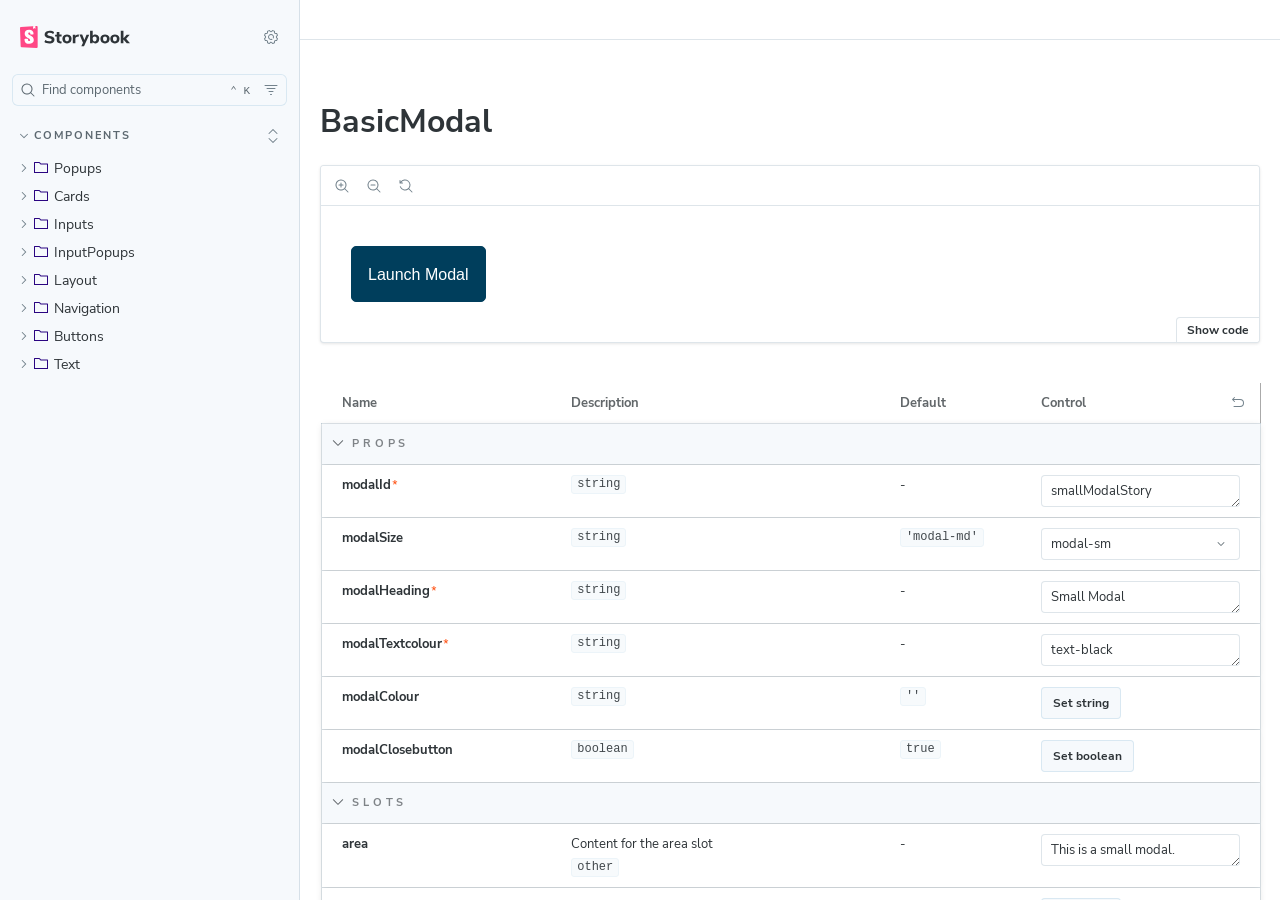
<file: index.html>
<!DOCTYPE html>
<html lang="en">
  <head>
    <meta charset="utf-8" />

    <title>storybook - Storybook</title>
    <meta name="viewport" content="width=device-width, initial-scale=1" />

    
    <link rel="icon" type="image/svg+xml" href="./favicon.svg" />
    
    <style>
      @font-face {
        font-family: 'Nunito Sans';
        font-style: normal;
        font-weight: 400;
        font-display: swap;
        src: url('./sb-common-assets/nunito-sans-regular.woff2') format('woff2');
      }

      @font-face {
        font-family: 'Nunito Sans';
        font-style: italic;
        font-weight: 400;
        font-display: swap;
        src: url('./sb-common-assets/nunito-sans-italic.woff2') format('woff2');
      }

      @font-face {
        font-family: 'Nunito Sans';
        font-style: normal;
        font-weight: 700;
        font-display: swap;
        src: url('./sb-common-assets/nunito-sans-bold.woff2') format('woff2');
      }

      @font-face {
        font-family: 'Nunito Sans';
        font-style: italic;
        font-weight: 700;
        font-display: swap;
        src: url('./sb-common-assets/nunito-sans-bold-italic.woff2') format('woff2');
      }
    </style>

    <link href="./sb-manager/runtime.js" rel="modulepreload" />

    
    <link href="./sb-addons/storybook-core-server-presets-0/common-manager-bundle.js" rel="modulepreload" />
    
    <link href="./sb-addons/chromatic-com-storybook-1/manager-bundle.js" rel="modulepreload" />
    
    <link href="./sb-addons/docs-2/manager-bundle.js" rel="modulepreload" />
    
    <link href="./sb-addons/onboarding-3/manager-bundle.js" rel="modulepreload" />
    
    <link href="./sb-addons/a11y-4/manager-bundle.js" rel="modulepreload" />
    
    <link href="./sb-addons/vitest-5/manager-bundle.js" rel="modulepreload" />
       

    <style>
      #storybook-root[hidden] {
        display: none !important;
      }
    </style>

    
  </head>
  <body>
    <div id="root"></div>

    
    <script>
      
        
          window['FEATURES'] = {
  "argTypeTargetsV7": true,
  "legacyDecoratorFileOrder": false,
  "disallowImplicitActionsInRenderV8": true,
  "viewport": true,
  "highlight": true,
  "controls": true,
  "interactions": true,
  "actions": true,
  "backgrounds": true,
  "outline": true,
  "measure": true
};
        
      
        
          window['REFS'] = {};
        
      
        
          window['LOGLEVEL'] = "info";
        
      
        
          window['DOCS_OPTIONS'] = {
  "defaultName": "Docs"
};
        
      
        
          window['CONFIG_TYPE'] = "PRODUCTION";
        
      
        
      
        
      
        
          window['TAGS_OPTIONS'] = {
  "dev-only": {
    "excludeFromDocsStories": true
  },
  "docs-only": {
    "excludeFromSidebar": true
  },
  "test-only": {
    "excludeFromSidebar": true,
    "excludeFromDocsStories": true
  }
};
        
      
        
          window['STORYBOOK_RENDERER'] = "vue3";
        
      
        
          window['STORYBOOK_BUILDER'] = "@storybook/builder-vite";
        
      
        
          window['STORYBOOK_FRAMEWORK'] = "C:\\Users\\rsriharshin\\Downloads\\Main test storybook 3\\Main test storybook\\d-ui\\services\\web-app\\node_modules\\@storybook\\vue3-vite";
        
      
    </script>
    

    <script type="module">
      import './sb-manager/globals-runtime.js';

      
        import './sb-addons/storybook-core-server-presets-0/common-manager-bundle.js';
      
        import './sb-addons/chromatic-com-storybook-1/manager-bundle.js';
      
        import './sb-addons/docs-2/manager-bundle.js';
      
        import './sb-addons/onboarding-3/manager-bundle.js';
      
        import './sb-addons/a11y-4/manager-bundle.js';
      
        import './sb-addons/vitest-5/manager-bundle.js';
      

      import './sb-manager/runtime.js';
    </script>
  </body>
</html>
</file>
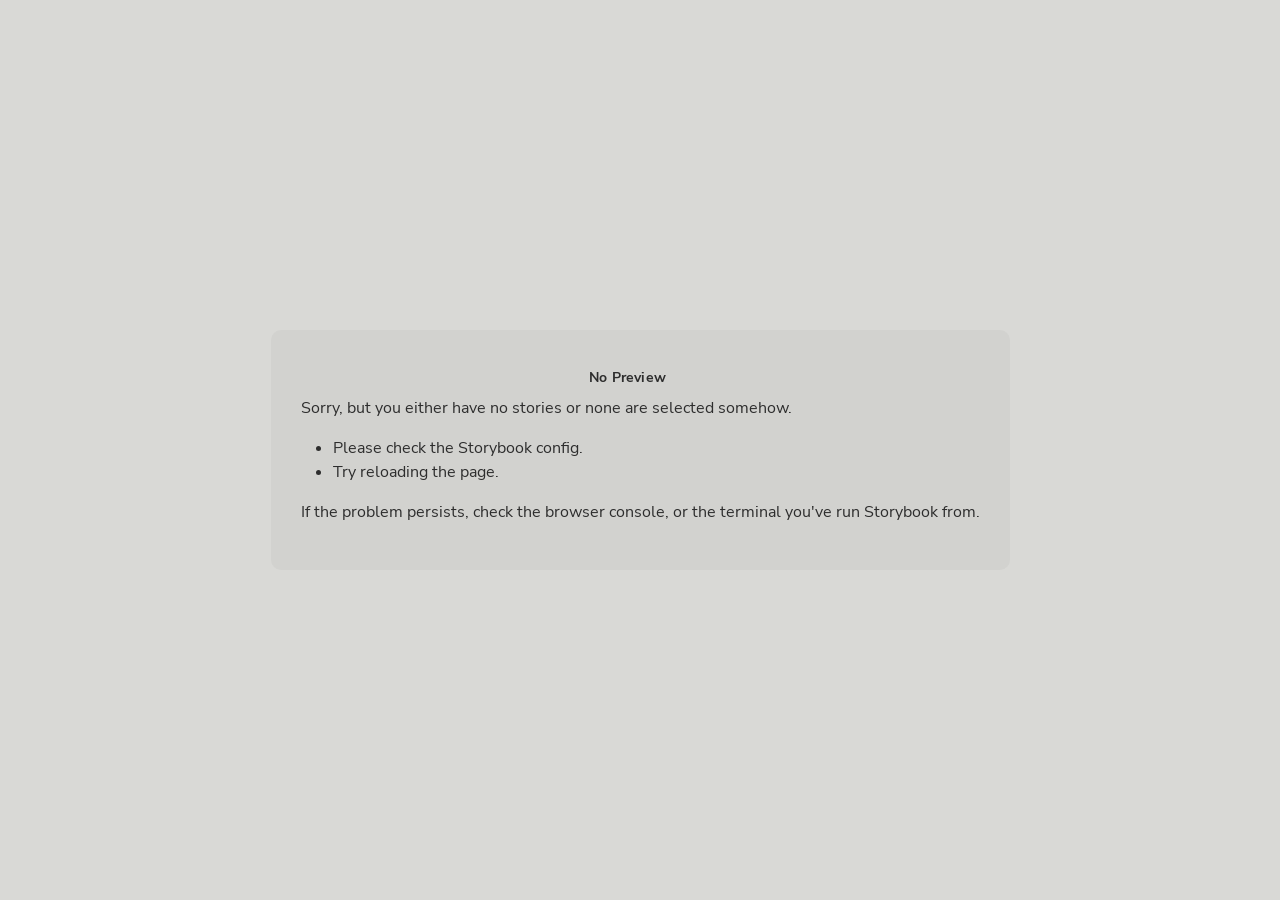
<file: iframe.html>
<!doctype html>
<!--suppress HtmlUnknownTarget -->
<html lang="en">
  <head>
    <meta charset="utf-8" />
    <title>Storybook</title>
    <meta name="viewport" content="width=device-width, initial-scale=1" />

    <style>
      @font-face {
        font-family: 'Nunito Sans';
        font-style: normal;
        font-weight: 400;
        font-display: swap;
        src: url('./sb-common-assets/nunito-sans-regular.woff2') format('woff2');
      }

      @font-face {
        font-family: 'Nunito Sans';
        font-style: italic;
        font-weight: 400;
        font-display: swap;
        src: url('./sb-common-assets/nunito-sans-italic.woff2') format('woff2');
      }

      @font-face {
        font-family: 'Nunito Sans';
        font-style: normal;
        font-weight: 700;
        font-display: swap;
        src: url('./sb-common-assets/nunito-sans-bold.woff2') format('woff2');
      }

      @font-face {
        font-family: 'Nunito Sans';
        font-style: italic;
        font-weight: 700;
        font-display: swap;
        src: url('./sb-common-assets/nunito-sans-bold-italic.woff2') format('woff2');
      }
    </style>

    <script>
      window.CONFIG_TYPE = 'PRODUCTION';
      window.LOGLEVEL = 'info';
      window.FRAMEWORK_OPTIONS = {};
      window.CHANNEL_OPTIONS = {};
      window.FEATURES = {"argTypeTargetsV7":true,"legacyDecoratorFileOrder":false,"disallowImplicitActionsInRenderV8":true,"viewport":true,"highlight":true,"controls":true,"interactions":true,"actions":true,"backgrounds":true,"outline":true,"measure":true};
      window.STORIES = [{"titlePrefix":"","directory":"./src","files":"**/*.mdx","importPathMatcher":"^\\.[\\\\/](?:src(?:[\\\\/](?!\\.)(?:(?:(?!(?:^|[\\\\/])\\.).)*?)[\\\\/]|[\\\\/]|$)(?!\\.)(?=.)[^\\\\/]*?\\.mdx)$"},{"titlePrefix":"","directory":"./src","files":"**/*.stories.@(js|jsx|mjs|ts|tsx)","importPathMatcher":"^\\.[\\\\/](?:src(?:[\\\\/](?!\\.)(?:(?:(?!(?:^|[\\\\/])\\.).)*?)[\\\\/]|[\\\\/]|$)(?!\\.)(?=.)[^\\\\/]*?\\.stories\\.(js|jsx|mjs|ts|tsx))$"}];
      window.DOCS_OPTIONS = {"defaultName":"Docs"};
      window.TAGS_OPTIONS = {"dev-only":{"excludeFromDocsStories":true},"docs-only":{"excludeFromSidebar":true},"test-only":{"excludeFromSidebar":true,"excludeFromDocsStories":true}};

      

      // We do this so that "module && module.hot" etc. in Storybook source code
      // doesn't fail (it will simply be disabled)
      window.module = undefined;
      window.global = window;
    </script>
    <base target="_parent" />

<style>
  /* While we aren't showing the main block yet, but still preparing, we want everything the user has rendered, which may or may not be in #storybook-root, to be display none */
  .sb-show-preparing-story:not(.sb-show-main) > :not(.sb-preparing-story) {
    display: none;
  }

  .sb-show-preparing-docs:not(.sb-show-main) > :not(.sb-preparing-docs) {
    display: none;
  }

  /* Hide our own blocks when we aren't supposed to be showing them */
  :not(.sb-show-preparing-story) > .sb-preparing-story,
  :not(.sb-show-preparing-docs) > .sb-preparing-docs,
  :not(.sb-show-nopreview) > .sb-nopreview,
  :not(.sb-show-errordisplay) > .sb-errordisplay {
    display: none;
  }

  .sb-show-main.sb-main-centered {
    margin: 0;
    display: flex;
    align-items: center;
    min-height: 100vh;
  }

  .sb-show-main.sb-main-centered #storybook-root {
    box-sizing: border-box;
    margin: auto;
    padding: 1rem;
    max-height: 100%;
    /* Hack for centering correctly in IE11 */
  }

  /* Vertical centering fix for IE11 */
  @media screen and (-ms-high-contrast: none), (-ms-high-contrast: active) {
    .sb-show-main.sb-main-centered:after {
      content: '';
      min-height: inherit;
      font-size: 0;
    }
  }

  .sb-show-main.sb-main-fullscreen {
    margin: 0;
    padding: 0;
    display: block;
  }

  .sb-show-main.sb-main-padded {
    margin: 0;
    padding: 1rem;
    display: block;
    box-sizing: border-box;
  }

  .sb-wrapper {
    position: fixed;
    top: 0;
    bottom: 0;
    left: 0;
    right: 0;
    box-sizing: border-box;

    padding: 40px;
    font-family:
      'Nunito Sans',
      -apple-system,
      '.SFNSText-Regular',
      'San Francisco',
      BlinkMacSystemFont,
      'Segoe UI',
      'Helvetica Neue',
      Helvetica,
      Arial,
      sans-serif;
    -webkit-font-smoothing: antialiased;
    overflow: auto;
  }

  @media (max-width: 700px) {
    .sb-wrapper {
      padding: 20px;
    }
  }

  @media (max-width: 500px) {
    .sb-wrapper {
      padding: 10px;
    }
  }

  .sb-heading {
    font-size: 14px;
    font-weight: 600;
    letter-spacing: 0.2px;
    margin: 10px 0;
    padding-right: 25px;
  }

  .sb-nopreview {
    display: flex;
    align-content: center;
    justify-content: center;
    box-sizing: border-box;
  }

  .sb-nopreview_main {
    margin: auto;
    padding: 30px;
    border-radius: 10px;
    background: rgba(0, 0, 0, 0.03);
  }

  .sb-nopreview_heading {
    text-align: center;
  }

  .sb-errordisplay {
    background: #f6f9fc;
    color: black;
    z-index: 999999;
    width: 100vw;
    min-height: 100vh;
    box-sizing: border-box;

    & ol {
      padding-left: 18px;
      margin: 0;
    }

    & h1 {
      font-family: Nunito Sans;
      font-size: 22px;
      font-weight: 400;
      line-height: 30px;
      font-weight: normal;
      margin: 0;

      &::before {
        content: '';
        display: inline-block;
        width: 12px;
        height: 12px;
        background: #ff4400;
        border-radius: 50%;
        margin-right: 8px;
      }
    }

    & p,
    & ol {
      font-family: Nunito Sans;
      font-size: 14px;
      font-weight: 400;
      line-height: 19px;
      margin: 0;
    }

    & li + li {
      margin: 0;
      padding: 0;
      padding-top: 12px;
    }

    & a {
      color: currentColor;
    }
  }

  .sb-errordisplay_main {
    margin: auto;
    padding: 24px;
    display: flex;
    box-sizing: border-box;

    flex-direction: column;
    min-height: 100%;
    width: 100%;
    border-radius: 6px;
    background: white;
    border: 1px solid #ff0000;
    box-shadow: 0 0 64px rgba(0, 0, 0, 0.1);
    gap: 24px;
  }

  .sb-errordisplay_code {
    padding: 10px;
    flex: 1;
    background: #242424;
    color: #c6c6c6;
    box-sizing: border-box;

    font-size: 14px;
    font-weight: 400;
    line-height: 19px;
    border-radius: 4px;

    font-family:
      'Operator Mono', 'Fira Code Retina', 'Fira Code', 'FiraCode-Retina', 'Andale Mono',
      'Lucida Console', Consolas, Monaco, monospace;
    margin: 0;
    overflow: auto;
  }

  .sb-errordisplay pre {
    white-space: pre-wrap;
    white-space: revert;
  }

  @-webkit-keyframes sb-rotate360 {
    from {
      transform: rotate(0deg);
    }

    to {
      transform: rotate(360deg);
    }
  }

  @keyframes sb-rotate360 {
    from {
      transform: rotate(0deg);
    }

    to {
      transform: rotate(360deg);
    }
  }

  @-webkit-keyframes sb-glow {
    0%,
    100% {
      opacity: 1;
    }

    50% {
      opacity: 0.4;
    }
  }

  @keyframes sb-glow {
    0%,
    100% {
      opacity: 1;
    }

    50% {
      opacity: 0.4;
    }
  }

  /* We display the preparing loaders *over* the rendering story */
  .sb-preparing-story,
  .sb-preparing-docs {
    background-color: white;
    /* Maximum possible z-index. It would be better to use stacking contexts to ensure it's always
    on top, but this isn't possible as it would require making CSS changes that could affect user code */
    z-index: 2147483647;
  }

  .sb-loader {
    -webkit-animation: sb-rotate360 0.7s linear infinite;
    animation: sb-rotate360 0.7s linear infinite;
    border-color: rgba(97, 97, 97, 0.29);
    border-radius: 50%;
    border-style: solid;
    border-top-color: #646464;
    border-width: 2px;
    display: inline-block;
    height: 32px;
    left: 50%;
    margin-left: -16px;
    margin-top: -16px;
    mix-blend-mode: difference;
    overflow: hidden;
    position: absolute;
    top: 50%;
    transition: all 200ms ease-out;
    vertical-align: top;
    width: 32px;
    z-index: 4;
  }

  .sb-previewBlock {
    background: #fff;
    border: 1px solid rgba(0, 0, 0, 0.1);
    border-radius: 4px;
    box-shadow: rgba(0, 0, 0, 0.1) 0 1px 3px 0;
    margin: 25px auto 40px;
    max-width: 600px;
  }

  .sb-previewBlock_header {
    align-items: center;
    box-shadow: rgba(0, 0, 0, 0.1) 0 -1px 0 0 inset;
    display: flex;
    gap: 14px;
    height: 40px;
    padding: 0 12px;
  }

  .sb-previewBlock_icon {
    -webkit-animation: sb-glow 1.5s ease-in-out infinite;
    animation: sb-glow 1.5s ease-in-out infinite;
    background: #e6e6e6;
    height: 14px;
    width: 14px;
  }

  .sb-previewBlock_icon:last-child {
    margin-left: auto;
  }

  .sb-previewBlock_body {
    -webkit-animation: sb-glow 1.5s ease-in-out infinite;
    animation: sb-glow 1.5s ease-in-out infinite;
    height: 182px;
    position: relative;
  }

  .sb-argstableBlock {
    border-collapse: collapse;
    border-spacing: 0;
    font-size: 13px;
    line-height: 20px;
    margin: 25px auto 40px;
    max-width: 600px;
    text-align: left;
    width: 100%;
  }

  .sb-argstableBlock th:first-of-type,
  .sb-argstableBlock td:first-of-type {
    padding-left: 20px;
  }

  .sb-argstableBlock th:nth-of-type(2),
  .sb-argstableBlock td:nth-of-type(2) {
    width: 35%;
  }

  .sb-argstableBlock th:nth-of-type(3),
  .sb-argstableBlock td:nth-of-type(3) {
    width: 15%;
  }

  .sb-argstableBlock th:last-of-type,
  .sb-argstableBlock td:last-of-type {
    width: 25%;
    padding-right: 20px;
  }

  .sb-argstableBlock th span,
  .sb-argstableBlock td span {
    -webkit-animation: sb-glow 1.5s ease-in-out infinite;
    animation: sb-glow 1.5s ease-in-out infinite;
    background-color: rgba(0, 0, 0, 0.1);
    border-radius: 0;
    box-shadow: none;
    color: transparent;
  }

  .sb-argstableBlock th {
    padding: 10px 15px;
  }

  .sb-argstableBlock-body {
    border-radius: 4px;
    box-shadow:
      rgba(0, 0, 0, 0.1) 0 1px 3px 1px,
      rgba(0, 0, 0, 0.065) 0 0 0 1px;
  }

  .sb-argstableBlock-body tr {
    background: transparent;
    overflow: hidden;
  }

  .sb-argstableBlock-body tr:not(:first-child) {
    border-top: 1px solid #e6e6e6;
  }

  .sb-argstableBlock-body tr:first-child td:first-child {
    border-top-left-radius: 4px;
  }

  .sb-argstableBlock-body tr:first-child td:last-child {
    border-top-right-radius: 4px;
  }

  .sb-argstableBlock-body tr:last-child td:first-child {
    border-bottom-left-radius: 4px;
  }

  .sb-argstableBlock-body tr:last-child td:last-child {
    border-bottom-right-radius: 4px;
  }

  .sb-argstableBlock-body td {
    background: #fff;
    padding-bottom: 10px;
    padding-top: 10px;
    vertical-align: top;
  }

  .sb-argstableBlock-body td:not(:first-of-type) {
    padding-left: 15px;
    padding-right: 15px;
  }

  .sb-argstableBlock-body button {
    -webkit-animation: sb-glow 1.5s ease-in-out infinite;
    animation: sb-glow 1.5s ease-in-out infinite;
    background-color: rgba(0, 0, 0, 0.1);
    border: 0;
    border-radius: 0;
    box-shadow: none;
    color: transparent;
    display: inline;
    font-size: 12px;
    line-height: 1;
    padding: 10px 16px;
  }

  .sb-argstableBlock-summary {
    margin-top: 4px;
  }

  .sb-argstableBlock-code {
    margin-right: 4px;
    margin-bottom: 4px;
    padding: 2px 5px;
  }

  .sb-sr-only,
  .sb-hidden-until-focus:not(:focus) {
    position: absolute;
    width: 1px;
    height: 1px;
    padding: 0px;
    margin: -1px;
    overflow: hidden;
    clip: rect(0, 0, 0, 0);
    border: none;
  }

  .sb-hidden-until-focus {
    opacity: 0;
    transition: opacity 150ms ease-out;
  }

  .sb-hidden-until-focus:focus {
    opacity: 1;
  }
</style>

<script>
  /* globals window */
  try {
    if (window.top !== window) {
      window.__REACT_DEVTOOLS_GLOBAL_HOOK__ = window.top.__REACT_DEVTOOLS_GLOBAL_HOOK__;
      window.__VUE_DEVTOOLS_GLOBAL_HOOK__ = window.top.__VUE_DEVTOOLS_GLOBAL_HOOK__;
      window.top.__VUE_DEVTOOLS_CONTEXT__ = window.document;
    }
  } catch (e) {
    // eslint-disable-next-line no-console
    console.warn('unable to connect to top frame for connecting dev tools');
  }
</script>

    <script type="module" crossorigin src="./assets/iframe-CwuKlC4w.js"></script>
    <link rel="stylesheet" crossorigin href="./assets/iframe-C2XjKvaQ.css">
  </head>

  <body>
    <div class="sb-preparing-story sb-wrapper">
  <div class="sb-loader"></div>
</div>

<div class="sb-preparing-docs sb-wrapper">
  <div class="sb-previewBlock">
    <div class="sb-previewBlock_header">
      <div class="sb-previewBlock_icon"></div>
      <div class="sb-previewBlock_icon"></div>
      <div class="sb-previewBlock_icon"></div>
      <div class="sb-previewBlock_icon"></div>
    </div>
    <div class="sb-previewBlock_body">
      <div class="sb-loader"></div>
    </div>
  </div>
  <table aria-hidden="true" class="sb-argstableBlock">
    <thead class="sb-argstableBlock-head">
      <tr>
        <th><span>Name</span></th>
        <th><span>Description</span></th>
        <th><span>Default</span></th>
        <th><span>Control </span></th>
      </tr>
    </thead>
    <tbody class="sb-argstableBlock-body">
      <tr>
        <td><span>propertyName</span><span title="Required">*</span></td>
        <td>
          <div><span>This is a short description</span></div>
          <div class="sb-argstableBlock-summary">
            <div><span class="sb-argstableBlock-code">summary</span></div>
          </div>
        </td>
        <td>
          <div><span class="sb-argstableBlock-code">defaultValue</span></div>
        </td>
        <td><button>Set string</button></td>
      </tr>
      <tr>
        <td><span>propertyName</span><span>*</span></td>
        <td>
          <div><span>This is a short description</span></div>
          <div class="sb-argstableBlock-summary">
            <div><span class="sb-argstableBlock-code">summary</span></div>
          </div>
        </td>
        <td>
          <div><span class="sb-argstableBlock-code">defaultValue</span></div>
        </td>
        <td><button>Set string</button></td>
      </tr>
      <tr>
        <td><span>propertyName</span><span>*</span></td>
        <td>
          <div><span>This is a short description</span></div>
          <div class="sb-argstableBlock-summary">
            <div><span class="sb-argstableBlock-code">summary</span></div>
          </div>
        </td>
        <td>
          <div><span class="sb-argstableBlock-code">defaultValue</span></div>
        </td>
        <td><button>Set string</button></td>
      </tr>
    </tbody>
  </table>
</div>

<div class="sb-nopreview sb-wrapper">
  <div class="sb-nopreview_main">
    <h1 class="sb-nopreview_heading sb-heading">No Preview</h1>
    <p>Sorry, but you either have no stories or none are selected somehow.</p>
    <ul>
      <li>Please check the Storybook config.</li>
      <li>Try reloading the page.</li>
    </ul>
    <p>
      If the problem persists, check the browser console, or the terminal you've run Storybook from.
    </p>
  </div>
</div>

<div class="sb-errordisplay sb-wrapper">
  <div class="sb-errordisplay_main">
    <h1 id="error-message"></h1>
    <p>
      The component failed to render properly, likely due to a configuration issue in Storybook.
      Here are some common causes and how you can address them:
    </p>
    <ol>
      <li>
        <strong>Missing Context/Providers</strong>: You can use decorators to supply specific
        contexts or providers, which are sometimes necessary for components to render correctly. For
        detailed instructions on using decorators, please visit the
        <a href="https://storybook.js.org/docs/writing-stories/decorators"
          >Decorators documentation</a
        >.
      </li>
      <li>
        <strong>Misconfigured Webpack or Vite</strong>: Verify that Storybook picks up all necessary
        settings for loaders, plugins, and other relevant parameters. You can find step-by-step
        guides for configuring
        <a href="https://storybook.js.org/docs/builders/webpack">Webpack</a> or
        <a href="https://storybook.js.org/docs/builders/vite">Vite</a>
        with Storybook.
      </li>
      <li>
        <strong>Missing Environment Variables</strong>: Your Storybook may require specific
        environment variables to function as intended. You can set up custom environment variables
        as outlined in the
        <a href="https://storybook.js.org/docs/configure/environment-variables"
          >Environment Variables documentation</a
        >.
      </li>
    </ol>
    <pre class="sb-errordisplay_code"><code id="error-stack"></code></pre>
  </div>
</div>

    <div id="storybook-root"></div>
    <div id="storybook-docs"></div>
    <script>
      function __onViteAppLoadingError(event) {
        const hostname = globalThis.location.hostname;
        if (hostname !== 'localhost' && globalThis.CONFIG_TYPE === 'DEVELOPMENT') {
          const message = `Failed to load the Storybook preview file 'vite-app.js':

It looks like you're visiting the Storybook development server on another hostname than localhost: '${hostname}', but you haven't configured the necessary security features to support this.
Please re-run your Storybook development server with the '--host ${hostname}' flag, or manually configure your Vite allowedHosts configuration with viteFinal.

See:`;
          const docs = [
            'https://storybook.js.org/docs/api/cli-options#dev',
            'https://storybook.js.org/docs/api/main-config/main-config-vite-final',
            'https://vite.dev/config/server-options.html#server-allowedhosts',
          ];
          console.error(`${message}\n${docs.map((doc) => `- ${doc}`).join('\n')}`);

          document.getElementById('storybook-root').innerHTML =
            `<p style="color: red; max-width: 70ch">${message.replaceAll(
              '\n',
              '<br/>'
            )}<ul>${docs.map((doc) => `<li><a href='${doc}' target='_blank'>${doc}</a></li>`).join('')}<ul></p>`;
          return;
        }
      }
    </script>
  </body>
</html>
</file>
<file: assets/iframe-C2XjKvaQ.css>
@charset "UTF-8";/*!
 * Bootstrap  v5.3.6 (https://getbootstrap.com/)
 * Copyright 2011-2025 The Bootstrap Authors
 * Licensed under MIT (https://github.com/twbs/bootstrap/blob/main/LICENSE)
 */:root,[data-bs-theme=light]{--bs-blue: #003e5c;--bs-indigo: #6610f2;--bs-purple: #6f42c1;--bs-pink: #d63384;--bs-red: #b92536;--bs-orange: #fd7e14;--bs-yellow: #ffc107;--bs-green: #009639;--bs-teal: #20c997;--bs-cyan: #0dcaf0;--bs-white: #ffffff;--bs-gray: #6c757d;--bs-gray-dark: #343a40;--bs-gray-100: #f8f9fa;--bs-gray-200: #e9ecef;--bs-gray-300: #dee2e6;--bs-gray-400: #ced4da;--bs-gray-500: #adb5bd;--bs-gray-600: #6c757d;--bs-gray-700: #495057;--bs-gray-800: #343a40;--bs-gray-900: #212529;--bs-primary: #003e5c;--bs-secondary: #BFCED6;--bs-success: #009639;--bs-warning: #fe9500;--bs-danger: #b92536;--bs-info: #6f42c1;--bs-dark: #2d2d2d;--bs-light: #f8f9fa;--bs-idle: #0082c4;--bs-primary-rgb: 0, 62, 92;--bs-secondary-rgb: 191, 206, 214;--bs-success-rgb: 0, 150, 57;--bs-warning-rgb: 254, 149, 0;--bs-danger-rgb: 185, 37, 54;--bs-info-rgb: 111, 66, 193;--bs-dark-rgb: 45, 45, 45;--bs-light-rgb: 248, 249, 250;--bs-idle-rgb: 0, 130, 196;--bs-primary-text-emphasis: rgb(5.2, 44, 101.2);--bs-secondary-text-emphasis: rgb(43.2, 46.8, 50);--bs-success-text-emphasis: rgb(10, 54, 33.6);--bs-info-text-emphasis: rgb(5.2, 80.8, 96);--bs-warning-text-emphasis: rgb(102, 77.2, 2.8);--bs-danger-text-emphasis: rgb(88, 21.2, 27.6);--bs-light-text-emphasis: #495057;--bs-dark-text-emphasis: #495057;--bs-primary-bg-subtle: rgb(206.6, 226, 254.6);--bs-secondary-bg-subtle: rgb(225.6, 227.4, 229);--bs-success-bg-subtle: rgb(209, 231, 220.8);--bs-info-bg-subtle: rgb(206.6, 244.4, 252);--bs-warning-bg-subtle: rgb(255, 242.6, 205.4);--bs-danger-bg-subtle: rgb(248, 214.6, 217.8);--bs-light-bg-subtle: rgb(251.5, 252, 252.5);--bs-dark-bg-subtle: #ced4da;--bs-primary-border-subtle: rgb(158.2, 197, 254.2);--bs-secondary-border-subtle: rgb(196.2, 199.8, 203);--bs-success-border-subtle: rgb(163, 207, 186.6);--bs-info-border-subtle: rgb(158.2, 233.8, 249);--bs-warning-border-subtle: rgb(255, 230.2, 155.8);--bs-danger-border-subtle: rgb(241, 174.2, 180.6);--bs-light-border-subtle: #e9ecef;--bs-dark-border-subtle: #adb5bd;--bs-white-rgb: 255, 255, 255;--bs-black-rgb: 45, 45, 45;--bs-font-sans-serif: "Noto Sans", "Helvetica Neue", Arial, sans-serif;--bs-font-monospace: SFMono-Regular, Menlo, Monaco, Consolas, "Liberation Mono", "Courier New", monospace;--bs-gradient: linear-gradient(180deg, rgba(255, 255, 255, .15), rgba(255, 255, 255, 0));--bs-body-font-family: "Noto Sans", "Helvetica Neue", Arial, sans-serif;--bs-body-font-size: 1rem;--bs-body-font-weight: 400;--bs-body-line-height: 1.5;--bs-body-color: #2d2d2d;--bs-body-color-rgb: 45, 45, 45;--bs-body-bg: #d9d9d6;--bs-body-bg-rgb: 217, 217, 214;--bs-emphasis-color: #000;--bs-emphasis-color-rgb: 0, 0, 0;--bs-secondary-color: rgba(33, 37, 41, .75);--bs-secondary-color-rgb: 33, 37, 41;--bs-secondary-bg: #e9ecef;--bs-secondary-bg-rgb: 233, 236, 239;--bs-tertiary-color: rgba(33, 37, 41, .5);--bs-tertiary-color-rgb: 33, 37, 41;--bs-tertiary-bg: #f8f9fa;--bs-tertiary-bg-rgb: 248, 249, 250;--bs-heading-color: inherit;--bs-link-color: #003e5c;--bs-link-color-rgb: 0, 62, 92;--bs-link-decoration: underline;--bs-link-hover-color: #0082c4;--bs-link-hover-color-rgb: 0, 130, 196;--bs-code-color: #d63384;--bs-highlight-color: #212529;--bs-highlight-bg: rgb(255, 242.6, 205.4);--bs-border-width: 1px;--bs-border-style: solid;--bs-border-color: #b4b4b4;--bs-border-color-translucent: rgba(0, 0, 0, .175);--bs-border-radius: .375rem;--bs-border-radius-sm: .25rem;--bs-border-radius-lg: .5rem;--bs-border-radius-xl: 1rem;--bs-border-radius-xxl: 2rem;--bs-border-radius-2xl: var(--bs-border-radius-xxl);--bs-border-radius-pill: 50rem;--bs-box-shadow: 0 .5rem 1rem rgba(0, 0, 0, .15);--bs-box-shadow-sm: 0 .125rem .25rem rgba(0, 0, 0, .075);--bs-box-shadow-lg: 0 1rem 3rem rgba(0, 0, 0, .175);--bs-box-shadow-inset: inset 0 1px 2px rgba(0, 0, 0, .075);--bs-focus-ring-width: .25rem;--bs-focus-ring-opacity: .25;--bs-focus-ring-color: rgba(13, 110, 253, .25);--bs-form-valid-color: #198754;--bs-form-valid-border-color: #198754;--bs-form-invalid-color: #b92536;--bs-form-invalid-border-color: #dc3545}[data-bs-theme=dark]{color-scheme:dark;--bs-body-color: #dee2e6;--bs-body-color-rgb: 222, 226, 230;--bs-body-bg: #212529;--bs-body-bg-rgb: 33, 37, 41;--bs-emphasis-color: #fff;--bs-emphasis-color-rgb: 255, 255, 255;--bs-secondary-color: rgba(222, 226, 230, .75);--bs-secondary-color-rgb: 222, 226, 230;--bs-secondary-bg: #343a40;--bs-secondary-bg-rgb: 52, 58, 64;--bs-tertiary-color: rgba(222, 226, 230, .5);--bs-tertiary-color-rgb: 222, 226, 230;--bs-tertiary-bg: rgb(42.5, 47.5, 52.5);--bs-tertiary-bg-rgb: 43, 48, 53;--bs-primary-text-emphasis: rgb(109.8, 168, 253.8);--bs-secondary-text-emphasis: rgb(166.8, 172.2, 177);--bs-success-text-emphasis: rgb(117, 183, 152.4);--bs-info-text-emphasis: rgb(109.8, 223.2, 246);--bs-warning-text-emphasis: rgb(255, 217.8, 106.2);--bs-danger-text-emphasis: rgb(234, 133.8, 143.4);--bs-light-text-emphasis: #f8f9fa;--bs-dark-text-emphasis: #dee2e6;--bs-primary-bg-subtle: rgb(2.6, 22, 50.6);--bs-secondary-bg-subtle: rgb(21.6, 23.4, 25);--bs-success-bg-subtle: rgb(5, 27, 16.8);--bs-info-bg-subtle: rgb(2.6, 40.4, 48);--bs-warning-bg-subtle: rgb(51, 38.6, 1.4);--bs-danger-bg-subtle: rgb(44, 10.6, 13.8);--bs-light-bg-subtle: #343a40;--bs-dark-bg-subtle: #1a1d20;--bs-primary-border-subtle: rgb(7.8, 66, 151.8);--bs-secondary-border-subtle: rgb(64.8, 70.2, 75);--bs-success-border-subtle: rgb(15, 81, 50.4);--bs-info-border-subtle: rgb(7.8, 121.2, 144);--bs-warning-border-subtle: rgb(153, 115.8, 4.2);--bs-danger-border-subtle: rgb(132, 31.8, 41.4);--bs-light-border-subtle: #495057;--bs-dark-border-subtle: #343a40;--bs-heading-color: inherit;--bs-link-color: rgb(109.8, 168, 253.8);--bs-link-hover-color: rgb(138.84, 185.4, 254.04);--bs-link-color-rgb: 110, 168, 254;--bs-link-hover-color-rgb: 139, 185, 254;--bs-code-color: rgb(230.4, 132.6, 181.2);--bs-highlight-color: #dee2e6;--bs-highlight-bg: rgb(102, 77.2, 2.8);--bs-border-color: #495057;--bs-border-color-translucent: rgba(255, 255, 255, .15);--bs-form-valid-color: rgb(117, 183, 152.4);--bs-form-valid-border-color: rgb(117, 183, 152.4);--bs-form-invalid-color: rgb(234, 133.8, 143.4);--bs-form-invalid-border-color: rgb(234, 133.8, 143.4)}*,*:before,*:after{box-sizing:border-box}@media (prefers-reduced-motion: no-preference){:root{scroll-behavior:smooth}}body{margin:0;font-family:var(--bs-body-font-family);font-size:var(--bs-body-font-size);font-weight:var(--bs-body-font-weight);line-height:var(--bs-body-line-height);color:var(--bs-body-color);text-align:var(--bs-body-text-align);background-color:var(--bs-body-bg);-webkit-text-size-adjust:100%;-webkit-tap-highlight-color:rgba(45,45,45,0)}hr{margin:1rem 0;color:inherit;border:0;border-top:var(--bs-border-width) solid;opacity:.25}h6,.h6,h5,.h5,h4,.h4,h3,.h3,h2,.h2,h1,.h1{margin-top:0;margin-bottom:.5rem;font-weight:700;line-height:1.2;color:var(--bs-heading-color)}h1,.h1{font-size:calc(1.375rem + 1.5vw)}@media (min-width: 1200px){h1,.h1{font-size:2.5rem}}h2,.h2{font-size:calc(1.325rem + .9vw)}@media (min-width: 1200px){h2,.h2{font-size:2rem}}h3,.h3{font-size:calc(1.3rem + .6vw)}@media (min-width: 1200px){h3,.h3{font-size:1.75rem}}h4,.h4{font-size:calc(1.275rem + .3vw)}@media (min-width: 1200px){h4,.h4{font-size:1.5rem}}h5,.h5{font-size:1.25rem}h6,.h6{font-size:1rem}p{margin-top:0;margin-bottom:1rem}abbr[title]{text-decoration:underline dotted;cursor:help;text-decoration-skip-ink:none}address{margin-bottom:1rem;font-style:normal;line-height:inherit}ol,ul{padding-left:2rem}ol,ul,dl{margin-top:0;margin-bottom:1rem}ol ol,ul ul,ol ul,ul ol{margin-bottom:0}dt{font-weight:700}dd{margin-bottom:.5rem;margin-left:0}blockquote{margin:0 0 1rem}b,strong{font-weight:bolder}small,.small{font-size:.875em}mark,.mark{padding:.1875em;color:var(--bs-highlight-color);background-color:var(--bs-highlight-bg)}sub,sup{position:relative;font-size:.75em;line-height:0;vertical-align:baseline}sub{bottom:-.25em}sup{top:-.5em}a{color:rgba(var(--bs-link-color-rgb),var(--bs-link-opacity, 1));text-decoration:underline}a:hover{--bs-link-color-rgb: var(--bs-link-hover-color-rgb)}a:not([href]):not([class]),a:not([href]):not([class]):hover{color:inherit;text-decoration:none}pre,code,kbd,samp{font-family:var(--bs-font-monospace);font-size:1em}pre{display:block;margin-top:0;margin-bottom:1rem;overflow:auto;font-size:.875em}pre code{font-size:inherit;color:inherit;word-break:normal}code{font-size:.875em;color:var(--bs-code-color);word-wrap:break-word}a>code{color:inherit}kbd{padding:.1875rem .375rem;font-size:.875em;color:var(--bs-body-bg);background-color:var(--bs-body-color);border-radius:.25rem}kbd kbd{padding:0;font-size:1em}figure{margin:0 0 1rem}img,svg{vertical-align:middle}table{caption-side:bottom;border-collapse:collapse}caption{padding-top:1rem;padding-bottom:1rem;color:var(--bs-secondary-color);text-align:left}th{font-weight:700;text-align:inherit;text-align:-webkit-match-parent}thead,tbody,tfoot,tr,td,th{border-color:inherit;border-style:solid;border-width:0}label{display:inline-block}button{border-radius:0}button:focus:not(:focus-visible){outline:0}input,button,select,optgroup,textarea{margin:0;font-family:inherit;font-size:inherit;line-height:inherit}button,select{text-transform:none}[role=button]{cursor:pointer}select{word-wrap:normal}select:disabled{opacity:1}[list]:not([type=date]):not([type=datetime-local]):not([type=month]):not([type=week]):not([type=time])::-webkit-calendar-picker-indicator{display:none!important}button,[type=button],[type=reset],[type=submit]{-webkit-appearance:button}button:not(:disabled),[type=button]:not(:disabled),[type=reset]:not(:disabled),[type=submit]:not(:disabled){cursor:pointer}::-moz-focus-inner{padding:0;border-style:none}textarea{resize:vertical}fieldset{min-width:0;padding:0;margin:0;border:0}legend{float:left;width:100%;padding:0;margin-bottom:.5rem;line-height:inherit;font-size:calc(1.275rem + .3vw)}@media (min-width: 1200px){legend{font-size:1.5rem}}legend+*{clear:left}::-webkit-datetime-edit-fields-wrapper,::-webkit-datetime-edit-text,::-webkit-datetime-edit-minute,::-webkit-datetime-edit-hour-field,::-webkit-datetime-edit-day-field,::-webkit-datetime-edit-month-field,::-webkit-datetime-edit-year-field{padding:0}::-webkit-inner-spin-button{height:auto}[type=search]{-webkit-appearance:textfield;outline-offset:-2px}::-webkit-search-decoration{-webkit-appearance:none}::-webkit-color-swatch-wrapper{padding:0}::file-selector-button{font:inherit;-webkit-appearance:button}output{display:inline-block}iframe{border:0}summary{display:list-item;cursor:pointer}progress{vertical-align:baseline}[hidden]{display:none!important}.lead{font-size:1.25rem;font-weight:300}.display-1{font-weight:300;line-height:1.2;font-size:calc(1.625rem + 4.5vw)}@media (min-width: 1200px){.display-1{font-size:5rem}}.display-2{font-weight:300;line-height:1.2;font-size:calc(1.575rem + 3.9vw)}@media (min-width: 1200px){.display-2{font-size:4.5rem}}.display-3{font-weight:300;line-height:1.2;font-size:calc(1.525rem + 3.3vw)}@media (min-width: 1200px){.display-3{font-size:4rem}}.display-4{font-weight:300;line-height:1.2;font-size:calc(1.475rem + 2.7vw)}@media (min-width: 1200px){.display-4{font-size:3.5rem}}.display-5{font-weight:300;line-height:1.2;font-size:calc(1.425rem + 2.1vw)}@media (min-width: 1200px){.display-5{font-size:3rem}}.display-6{font-weight:300;line-height:1.2;font-size:calc(1.375rem + 1.5vw)}@media (min-width: 1200px){.display-6{font-size:2.5rem}}.list-unstyled,.list-inline{padding-left:0;list-style:none}.list-inline-item{display:inline-block}.list-inline-item:not(:last-child){margin-right:.5rem}.initialism{font-size:.875em;text-transform:uppercase}.blockquote{margin-bottom:1rem;font-size:1.25rem}.blockquote>:last-child{margin-bottom:0}.blockquote-footer{margin-top:-1rem;margin-bottom:1rem;font-size:.875em;color:#6c757d}.blockquote-footer:before{content:"— "}.img-fluid{max-width:100%;height:auto}.img-thumbnail{padding:.25rem;background-color:var(--bs-body-bg);border:var(--bs-border-width) solid var(--bs-border-color);border-radius:var(--bs-border-radius);max-width:100%;height:auto}.figure{display:inline-block}.figure-img{margin-bottom:.5rem;line-height:1}.figure-caption{font-size:.875em;color:var(--bs-secondary-color)}.container,.container-fluid,.container-xxl,.container-xl,.container-lg,.container-md,.container-sm{--bs-gutter-x: 1.5rem;--bs-gutter-y: 0;width:100%;padding-right:calc(var(--bs-gutter-x) * .5);padding-left:calc(var(--bs-gutter-x) * .5);margin-right:auto;margin-left:auto}@media (min-width: 576px){.container-sm,.container{max-width:540px}}@media (min-width: 768px){.container-md,.container-sm,.container{max-width:720px}}@media (min-width: 992px){.container-lg,.container-md,.container-sm,.container{max-width:960px}}@media (min-width: 1200px){.container-xl,.container-lg,.container-md,.container-sm,.container{max-width:1140px}}@media (min-width: 1400px){.container-xxl,.container-xl,.container-lg,.container-md,.container-sm,.container{max-width:1320px}}:root{--bs-breakpoint-xs: 0;--bs-breakpoint-sm: 576px;--bs-breakpoint-md: 768px;--bs-breakpoint-lg: 992px;--bs-breakpoint-xl: 1200px;--bs-breakpoint-xxl: 1400px}.row{--bs-gutter-x: 1.5rem;--bs-gutter-y: 0;display:flex;flex-wrap:wrap;margin-top:calc(-1 * var(--bs-gutter-y));margin-right:calc(-.5 * var(--bs-gutter-x));margin-left:calc(-.5 * var(--bs-gutter-x))}.row>*{flex-shrink:0;width:100%;max-width:100%;padding-right:calc(var(--bs-gutter-x) * .5);padding-left:calc(var(--bs-gutter-x) * .5);margin-top:var(--bs-gutter-y)}.col{flex:1 0 0}.row-cols-auto>*{flex:0 0 auto;width:auto}.row-cols-1>*{flex:0 0 auto;width:100%}.row-cols-2>*{flex:0 0 auto;width:50%}.row-cols-3>*{flex:0 0 auto;width:33.33333333%}.row-cols-4>*{flex:0 0 auto;width:25%}.row-cols-5>*{flex:0 0 auto;width:20%}.row-cols-6>*{flex:0 0 auto;width:16.66666667%}.col-auto{flex:0 0 auto;width:auto}.col-1{flex:0 0 auto;width:8.33333333%}.col-2{flex:0 0 auto;width:16.66666667%}.col-3{flex:0 0 auto;width:25%}.col-4{flex:0 0 auto;width:33.33333333%}.col-5{flex:0 0 auto;width:41.66666667%}.col-6{flex:0 0 auto;width:50%}.col-7{flex:0 0 auto;width:58.33333333%}.col-8{flex:0 0 auto;width:66.66666667%}.col-9{flex:0 0 auto;width:75%}.col-10{flex:0 0 auto;width:83.33333333%}.col-11{flex:0 0 auto;width:91.66666667%}.col-12{flex:0 0 auto;width:100%}.offset-1{margin-left:8.33333333%}.offset-2{margin-left:16.66666667%}.offset-3{margin-left:25%}.offset-4{margin-left:33.33333333%}.offset-5{margin-left:41.66666667%}.offset-6{margin-left:50%}.offset-7{margin-left:58.33333333%}.offset-8{margin-left:66.66666667%}.offset-9{margin-left:75%}.offset-10{margin-left:83.33333333%}.offset-11{margin-left:91.66666667%}.g-0,.gx-0{--bs-gutter-x: 0}.g-0,.gy-0{--bs-gutter-y: 0}.g-1,.gx-1{--bs-gutter-x: .25rem}.g-1,.gy-1{--bs-gutter-y: .25rem}.g-2,.gx-2{--bs-gutter-x: .5rem}.g-2,.gy-2{--bs-gutter-y: .5rem}.g-3,.gx-3{--bs-gutter-x: 1rem}.g-3,.gy-3{--bs-gutter-y: 1rem}.g-4,.gx-4{--bs-gutter-x: 1.5rem}.g-4,.gy-4{--bs-gutter-y: 1.5rem}.g-5,.gx-5{--bs-gutter-x: 3rem}.g-5,.gy-5{--bs-gutter-y: 3rem}@media (min-width: 576px){.col-sm{flex:1 0 0}.row-cols-sm-auto>*{flex:0 0 auto;width:auto}.row-cols-sm-1>*{flex:0 0 auto;width:100%}.row-cols-sm-2>*{flex:0 0 auto;width:50%}.row-cols-sm-3>*{flex:0 0 auto;width:33.33333333%}.row-cols-sm-4>*{flex:0 0 auto;width:25%}.row-cols-sm-5>*{flex:0 0 auto;width:20%}.row-cols-sm-6>*{flex:0 0 auto;width:16.66666667%}.col-sm-auto{flex:0 0 auto;width:auto}.col-sm-1{flex:0 0 auto;width:8.33333333%}.col-sm-2{flex:0 0 auto;width:16.66666667%}.col-sm-3{flex:0 0 auto;width:25%}.col-sm-4{flex:0 0 auto;width:33.33333333%}.col-sm-5{flex:0 0 auto;width:41.66666667%}.col-sm-6{flex:0 0 auto;width:50%}.col-sm-7{flex:0 0 auto;width:58.33333333%}.col-sm-8{flex:0 0 auto;width:66.66666667%}.col-sm-9{flex:0 0 auto;width:75%}.col-sm-10{flex:0 0 auto;width:83.33333333%}.col-sm-11{flex:0 0 auto;width:91.66666667%}.col-sm-12{flex:0 0 auto;width:100%}.offset-sm-0{margin-left:0}.offset-sm-1{margin-left:8.33333333%}.offset-sm-2{margin-left:16.66666667%}.offset-sm-3{margin-left:25%}.offset-sm-4{margin-left:33.33333333%}.offset-sm-5{margin-left:41.66666667%}.offset-sm-6{margin-left:50%}.offset-sm-7{margin-left:58.33333333%}.offset-sm-8{margin-left:66.66666667%}.offset-sm-9{margin-left:75%}.offset-sm-10{margin-left:83.33333333%}.offset-sm-11{margin-left:91.66666667%}.g-sm-0,.gx-sm-0{--bs-gutter-x: 0}.g-sm-0,.gy-sm-0{--bs-gutter-y: 0}.g-sm-1,.gx-sm-1{--bs-gutter-x: .25rem}.g-sm-1,.gy-sm-1{--bs-gutter-y: .25rem}.g-sm-2,.gx-sm-2{--bs-gutter-x: .5rem}.g-sm-2,.gy-sm-2{--bs-gutter-y: .5rem}.g-sm-3,.gx-sm-3{--bs-gutter-x: 1rem}.g-sm-3,.gy-sm-3{--bs-gutter-y: 1rem}.g-sm-4,.gx-sm-4{--bs-gutter-x: 1.5rem}.g-sm-4,.gy-sm-4{--bs-gutter-y: 1.5rem}.g-sm-5,.gx-sm-5{--bs-gutter-x: 3rem}.g-sm-5,.gy-sm-5{--bs-gutter-y: 3rem}}@media (min-width: 768px){.col-md{flex:1 0 0}.row-cols-md-auto>*{flex:0 0 auto;width:auto}.row-cols-md-1>*{flex:0 0 auto;width:100%}.row-cols-md-2>*{flex:0 0 auto;width:50%}.row-cols-md-3>*{flex:0 0 auto;width:33.33333333%}.row-cols-md-4>*{flex:0 0 auto;width:25%}.row-cols-md-5>*{flex:0 0 auto;width:20%}.row-cols-md-6>*{flex:0 0 auto;width:16.66666667%}.col-md-auto{flex:0 0 auto;width:auto}.col-md-1{flex:0 0 auto;width:8.33333333%}.col-md-2{flex:0 0 auto;width:16.66666667%}.col-md-3{flex:0 0 auto;width:25%}.col-md-4{flex:0 0 auto;width:33.33333333%}.col-md-5{flex:0 0 auto;width:41.66666667%}.col-md-6{flex:0 0 auto;width:50%}.col-md-7{flex:0 0 auto;width:58.33333333%}.col-md-8{flex:0 0 auto;width:66.66666667%}.col-md-9{flex:0 0 auto;width:75%}.col-md-10{flex:0 0 auto;width:83.33333333%}.col-md-11{flex:0 0 auto;width:91.66666667%}.col-md-12{flex:0 0 auto;width:100%}.offset-md-0{margin-left:0}.offset-md-1{margin-left:8.33333333%}.offset-md-2{margin-left:16.66666667%}.offset-md-3{margin-left:25%}.offset-md-4{margin-left:33.33333333%}.offset-md-5{margin-left:41.66666667%}.offset-md-6{margin-left:50%}.offset-md-7{margin-left:58.33333333%}.offset-md-8{margin-left:66.66666667%}.offset-md-9{margin-left:75%}.offset-md-10{margin-left:83.33333333%}.offset-md-11{margin-left:91.66666667%}.g-md-0,.gx-md-0{--bs-gutter-x: 0}.g-md-0,.gy-md-0{--bs-gutter-y: 0}.g-md-1,.gx-md-1{--bs-gutter-x: .25rem}.g-md-1,.gy-md-1{--bs-gutter-y: .25rem}.g-md-2,.gx-md-2{--bs-gutter-x: .5rem}.g-md-2,.gy-md-2{--bs-gutter-y: .5rem}.g-md-3,.gx-md-3{--bs-gutter-x: 1rem}.g-md-3,.gy-md-3{--bs-gutter-y: 1rem}.g-md-4,.gx-md-4{--bs-gutter-x: 1.5rem}.g-md-4,.gy-md-4{--bs-gutter-y: 1.5rem}.g-md-5,.gx-md-5{--bs-gutter-x: 3rem}.g-md-5,.gy-md-5{--bs-gutter-y: 3rem}}@media (min-width: 992px){.col-lg{flex:1 0 0}.row-cols-lg-auto>*{flex:0 0 auto;width:auto}.row-cols-lg-1>*{flex:0 0 auto;width:100%}.row-cols-lg-2>*{flex:0 0 auto;width:50%}.row-cols-lg-3>*{flex:0 0 auto;width:33.33333333%}.row-cols-lg-4>*{flex:0 0 auto;width:25%}.row-cols-lg-5>*{flex:0 0 auto;width:20%}.row-cols-lg-6>*{flex:0 0 auto;width:16.66666667%}.col-lg-auto{flex:0 0 auto;width:auto}.col-lg-1{flex:0 0 auto;width:8.33333333%}.col-lg-2{flex:0 0 auto;width:16.66666667%}.col-lg-3{flex:0 0 auto;width:25%}.col-lg-4{flex:0 0 auto;width:33.33333333%}.col-lg-5{flex:0 0 auto;width:41.66666667%}.col-lg-6{flex:0 0 auto;width:50%}.col-lg-7{flex:0 0 auto;width:58.33333333%}.col-lg-8{flex:0 0 auto;width:66.66666667%}.col-lg-9{flex:0 0 auto;width:75%}.col-lg-10{flex:0 0 auto;width:83.33333333%}.col-lg-11{flex:0 0 auto;width:91.66666667%}.col-lg-12{flex:0 0 auto;width:100%}.offset-lg-0{margin-left:0}.offset-lg-1{margin-left:8.33333333%}.offset-lg-2{margin-left:16.66666667%}.offset-lg-3{margin-left:25%}.offset-lg-4{margin-left:33.33333333%}.offset-lg-5{margin-left:41.66666667%}.offset-lg-6{margin-left:50%}.offset-lg-7{margin-left:58.33333333%}.offset-lg-8{margin-left:66.66666667%}.offset-lg-9{margin-left:75%}.offset-lg-10{margin-left:83.33333333%}.offset-lg-11{margin-left:91.66666667%}.g-lg-0,.gx-lg-0{--bs-gutter-x: 0}.g-lg-0,.gy-lg-0{--bs-gutter-y: 0}.g-lg-1,.gx-lg-1{--bs-gutter-x: .25rem}.g-lg-1,.gy-lg-1{--bs-gutter-y: .25rem}.g-lg-2,.gx-lg-2{--bs-gutter-x: .5rem}.g-lg-2,.gy-lg-2{--bs-gutter-y: .5rem}.g-lg-3,.gx-lg-3{--bs-gutter-x: 1rem}.g-lg-3,.gy-lg-3{--bs-gutter-y: 1rem}.g-lg-4,.gx-lg-4{--bs-gutter-x: 1.5rem}.g-lg-4,.gy-lg-4{--bs-gutter-y: 1.5rem}.g-lg-5,.gx-lg-5{--bs-gutter-x: 3rem}.g-lg-5,.gy-lg-5{--bs-gutter-y: 3rem}}@media (min-width: 1200px){.col-xl{flex:1 0 0}.row-cols-xl-auto>*{flex:0 0 auto;width:auto}.row-cols-xl-1>*{flex:0 0 auto;width:100%}.row-cols-xl-2>*{flex:0 0 auto;width:50%}.row-cols-xl-3>*{flex:0 0 auto;width:33.33333333%}.row-cols-xl-4>*{flex:0 0 auto;width:25%}.row-cols-xl-5>*{flex:0 0 auto;width:20%}.row-cols-xl-6>*{flex:0 0 auto;width:16.66666667%}.col-xl-auto{flex:0 0 auto;width:auto}.col-xl-1{flex:0 0 auto;width:8.33333333%}.col-xl-2{flex:0 0 auto;width:16.66666667%}.col-xl-3{flex:0 0 auto;width:25%}.col-xl-4{flex:0 0 auto;width:33.33333333%}.col-xl-5{flex:0 0 auto;width:41.66666667%}.col-xl-6{flex:0 0 auto;width:50%}.col-xl-7{flex:0 0 auto;width:58.33333333%}.col-xl-8{flex:0 0 auto;width:66.66666667%}.col-xl-9{flex:0 0 auto;width:75%}.col-xl-10{flex:0 0 auto;width:83.33333333%}.col-xl-11{flex:0 0 auto;width:91.66666667%}.col-xl-12{flex:0 0 auto;width:100%}.offset-xl-0{margin-left:0}.offset-xl-1{margin-left:8.33333333%}.offset-xl-2{margin-left:16.66666667%}.offset-xl-3{margin-left:25%}.offset-xl-4{margin-left:33.33333333%}.offset-xl-5{margin-left:41.66666667%}.offset-xl-6{margin-left:50%}.offset-xl-7{margin-left:58.33333333%}.offset-xl-8{margin-left:66.66666667%}.offset-xl-9{margin-left:75%}.offset-xl-10{margin-left:83.33333333%}.offset-xl-11{margin-left:91.66666667%}.g-xl-0,.gx-xl-0{--bs-gutter-x: 0}.g-xl-0,.gy-xl-0{--bs-gutter-y: 0}.g-xl-1,.gx-xl-1{--bs-gutter-x: .25rem}.g-xl-1,.gy-xl-1{--bs-gutter-y: .25rem}.g-xl-2,.gx-xl-2{--bs-gutter-x: .5rem}.g-xl-2,.gy-xl-2{--bs-gutter-y: .5rem}.g-xl-3,.gx-xl-3{--bs-gutter-x: 1rem}.g-xl-3,.gy-xl-3{--bs-gutter-y: 1rem}.g-xl-4,.gx-xl-4{--bs-gutter-x: 1.5rem}.g-xl-4,.gy-xl-4{--bs-gutter-y: 1.5rem}.g-xl-5,.gx-xl-5{--bs-gutter-x: 3rem}.g-xl-5,.gy-xl-5{--bs-gutter-y: 3rem}}@media (min-width: 1400px){.col-xxl{flex:1 0 0}.row-cols-xxl-auto>*{flex:0 0 auto;width:auto}.row-cols-xxl-1>*{flex:0 0 auto;width:100%}.row-cols-xxl-2>*{flex:0 0 auto;width:50%}.row-cols-xxl-3>*{flex:0 0 auto;width:33.33333333%}.row-cols-xxl-4>*{flex:0 0 auto;width:25%}.row-cols-xxl-5>*{flex:0 0 auto;width:20%}.row-cols-xxl-6>*{flex:0 0 auto;width:16.66666667%}.col-xxl-auto{flex:0 0 auto;width:auto}.col-xxl-1{flex:0 0 auto;width:8.33333333%}.col-xxl-2{flex:0 0 auto;width:16.66666667%}.col-xxl-3{flex:0 0 auto;width:25%}.col-xxl-4{flex:0 0 auto;width:33.33333333%}.col-xxl-5{flex:0 0 auto;width:41.66666667%}.col-xxl-6{flex:0 0 auto;width:50%}.col-xxl-7{flex:0 0 auto;width:58.33333333%}.col-xxl-8{flex:0 0 auto;width:66.66666667%}.col-xxl-9{flex:0 0 auto;width:75%}.col-xxl-10{flex:0 0 auto;width:83.33333333%}.col-xxl-11{flex:0 0 auto;width:91.66666667%}.col-xxl-12{flex:0 0 auto;width:100%}.offset-xxl-0{margin-left:0}.offset-xxl-1{margin-left:8.33333333%}.offset-xxl-2{margin-left:16.66666667%}.offset-xxl-3{margin-left:25%}.offset-xxl-4{margin-left:33.33333333%}.offset-xxl-5{margin-left:41.66666667%}.offset-xxl-6{margin-left:50%}.offset-xxl-7{margin-left:58.33333333%}.offset-xxl-8{margin-left:66.66666667%}.offset-xxl-9{margin-left:75%}.offset-xxl-10{margin-left:83.33333333%}.offset-xxl-11{margin-left:91.66666667%}.g-xxl-0,.gx-xxl-0{--bs-gutter-x: 0}.g-xxl-0,.gy-xxl-0{--bs-gutter-y: 0}.g-xxl-1,.gx-xxl-1{--bs-gutter-x: .25rem}.g-xxl-1,.gy-xxl-1{--bs-gutter-y: .25rem}.g-xxl-2,.gx-xxl-2{--bs-gutter-x: .5rem}.g-xxl-2,.gy-xxl-2{--bs-gutter-y: .5rem}.g-xxl-3,.gx-xxl-3{--bs-gutter-x: 1rem}.g-xxl-3,.gy-xxl-3{--bs-gutter-y: 1rem}.g-xxl-4,.gx-xxl-4{--bs-gutter-x: 1.5rem}.g-xxl-4,.gy-xxl-4{--bs-gutter-y: 1.5rem}.g-xxl-5,.gx-xxl-5{--bs-gutter-x: 3rem}.g-xxl-5,.gy-xxl-5{--bs-gutter-y: 3rem}}.table{--bs-table-color-type: initial;--bs-table-bg-type: initial;--bs-table-color-state: initial;--bs-table-bg-state: initial;--bs-table-color: var(--bs-emphasis-color);--bs-table-bg: #ffffff;--bs-table-border-color: var(--bs-border-color);--bs-table-accent-bg: transparent;--bs-table-striped-color: #2d2d2d;--bs-table-striped-bg: rgb(236, 245, 248);--bs-table-active-color: var(--bs-emphasis-color);--bs-table-active-bg: rgba(var(--bs-emphasis-color-rgb), .1);--bs-table-hover-color: var(--bs-emphasis-color);--bs-table-hover-bg: rgba(var(--bs-emphasis-color-rgb), .075);width:100%;margin-bottom:1rem;vertical-align:top;border-color:var(--bs-table-border-color)}.table>:not(caption)>*>*{padding:1rem .5rem;color:var(--bs-table-color-state, var(--bs-table-color-type, var(--bs-table-color)));background-color:var(--bs-table-bg);border-bottom-width:var(--bs-border-width);box-shadow:inset 0 0 0 9999px var(--bs-table-bg-state, var(--bs-table-bg-type, var(--bs-table-accent-bg)))}.table>tbody{vertical-align:inherit}.table>thead{vertical-align:bottom}.table-group-divider{border-top:calc(var(--bs-border-width) * 2) solid currentcolor}.caption-top{caption-side:top}.table-sm>:not(caption)>*>*{padding:.25rem}.table-bordered>:not(caption)>*{border-width:var(--bs-border-width) 0}.table-bordered>:not(caption)>*>*{border-width:0 var(--bs-border-width)}.table-borderless>:not(caption)>*>*{border-bottom-width:0}.table-borderless>:not(:first-child){border-top-width:0}.table-striped>tbody>tr:nth-of-type(2n)>*{--bs-table-color-type: var(--bs-table-striped-color);--bs-table-bg-type: var(--bs-table-striped-bg)}.table-striped-columns>:not(caption)>tr>:nth-child(odd){--bs-table-color-type: var(--bs-table-striped-color);--bs-table-bg-type: var(--bs-table-striped-bg)}.table-active{--bs-table-color-state: var(--bs-table-active-color);--bs-table-bg-state: var(--bs-table-active-bg)}.table-hover>tbody>tr:hover>*{--bs-table-color-state: var(--bs-table-hover-color);--bs-table-bg-state: var(--bs-table-hover-bg)}.table-primary{--bs-table-color: #000;--bs-table-bg: rgb(206.6, 226, 254.6);--bs-table-border-color: rgb(165.28, 180.8, 203.68);--bs-table-striped-bg: black;--bs-table-striped-color: #fff;--bs-table-active-bg: rgb(185.94, 203.4, 229.14);--bs-table-active-color: #000;--bs-table-hover-bg: rgb(191.105, 209.05, 235.505);--bs-table-hover-color: #000;color:var(--bs-table-color);border-color:var(--bs-table-border-color)}.table-secondary{--bs-table-color: #000;--bs-table-bg: rgb(225.6, 227.4, 229);--bs-table-border-color: rgb(180.48, 181.92, 183.2);--bs-table-striped-bg: black;--bs-table-striped-color: #fff;--bs-table-active-bg: rgb(203.04, 204.66, 206.1);--bs-table-active-color: #000;--bs-table-hover-bg: rgb(208.68, 210.345, 211.825);--bs-table-hover-color: #000;color:var(--bs-table-color);border-color:var(--bs-table-border-color)}.table-success{--bs-table-color: #000;--bs-table-bg: rgb(209, 231, 220.8);--bs-table-border-color: rgb(167.2, 184.8, 176.64);--bs-table-striped-bg: black;--bs-table-striped-color: #fff;--bs-table-active-bg: rgb(188.1, 207.9, 198.72);--bs-table-active-color: #000;--bs-table-hover-bg: rgb(193.325, 213.675, 204.24);--bs-table-hover-color: #000;color:var(--bs-table-color);border-color:var(--bs-table-border-color)}.table-info{--bs-table-color: #000;--bs-table-bg: rgb(206.6, 244.4, 252);--bs-table-border-color: rgb(165.28, 195.52, 201.6);--bs-table-striped-bg: black;--bs-table-striped-color: #fff;--bs-table-active-bg: rgb(185.94, 219.96, 226.8);--bs-table-active-color: #000;--bs-table-hover-bg: rgb(191.105, 226.07, 233.1);--bs-table-hover-color: #000;color:var(--bs-table-color);border-color:var(--bs-table-border-color)}.table-warning{--bs-table-color: #000;--bs-table-bg: rgb(255, 242.6, 205.4);--bs-table-border-color: rgb(204, 194.08, 164.32);--bs-table-striped-bg: black;--bs-table-striped-color: #fff;--bs-table-active-bg: rgb(229.5, 218.34, 184.86);--bs-table-active-color: #000;--bs-table-hover-bg: rgb(235.875, 224.405, 189.995);--bs-table-hover-color: #000;color:var(--bs-table-color);border-color:var(--bs-table-border-color)}.table-danger{--bs-table-color: #000;--bs-table-bg: rgb(248, 214.6, 217.8);--bs-table-border-color: rgb(198.4, 171.68, 174.24);--bs-table-striped-bg: black;--bs-table-striped-color: #fff;--bs-table-active-bg: rgb(223.2, 193.14, 196.02);--bs-table-active-color: #000;--bs-table-hover-bg: rgb(229.4, 198.505, 201.465);--bs-table-hover-color: #000;color:var(--bs-table-color);border-color:var(--bs-table-border-color)}.table-light{--bs-table-color: #000;--bs-table-bg: #f8f9fa;--bs-table-border-color: rgb(198.4, 199.2, 200);--bs-table-striped-bg: black;--bs-table-striped-color: #fff;--bs-table-active-bg: rgb(223.2, 224.1, 225);--bs-table-active-color: #000;--bs-table-hover-bg: rgb(229.4, 230.325, 231.25);--bs-table-hover-color: #000;color:var(--bs-table-color);border-color:var(--bs-table-border-color)}.table-dark{--bs-table-color: #fff;--bs-table-bg: #212529;--bs-table-border-color: rgb(77.4, 80.6, 83.8);--bs-table-striped-bg: white;--bs-table-striped-color: #000;--bs-table-active-bg: rgb(55.2, 58.8, 62.4);--bs-table-active-color: #fff;--bs-table-hover-bg: rgb(49.65, 53.35, 57.05);--bs-table-hover-color: #fff;color:var(--bs-table-color);border-color:var(--bs-table-border-color)}.table-responsive{overflow-x:auto;-webkit-overflow-scrolling:touch}@media (max-width: 575.98px){.table-responsive-sm{overflow-x:auto;-webkit-overflow-scrolling:touch}}@media (max-width: 767.98px){.table-responsive-md{overflow-x:auto;-webkit-overflow-scrolling:touch}}@media (max-width: 991.98px){.table-responsive-lg{overflow-x:auto;-webkit-overflow-scrolling:touch}}@media (max-width: 1199.98px){.table-responsive-xl{overflow-x:auto;-webkit-overflow-scrolling:touch}}@media (max-width: 1399.98px){.table-responsive-xxl{overflow-x:auto;-webkit-overflow-scrolling:touch}}.form-label{margin-bottom:.5rem}.col-form-label{padding-top:calc(.932rem + var(--bs-border-width));padding-bottom:calc(.932rem + var(--bs-border-width));margin-bottom:0;font-size:inherit;line-height:1.5}.col-form-label-lg{padding-top:calc(.59rem + var(--bs-border-width));padding-bottom:calc(.59rem + var(--bs-border-width));font-size:1rem}.col-form-label-sm{padding-top:calc(.25rem + var(--bs-border-width));padding-bottom:calc(.25rem + var(--bs-border-width));font-size:.875rem}.form-text{margin-top:.25rem;font-size:.875em;color:var(--bs-secondary-color)}.form-control{display:block;width:100%;padding:.932rem 1rem;font-size:1rem;font-weight:400;line-height:1.5;color:var(--bs-body-color);-webkit-appearance:none;-moz-appearance:none;appearance:none;background-color:linear-gradient(0deg,#f8f8f8 0%,#f4f4f4 79%,#e1e1e1 87%,#acacac 95%,#a0a0a0 100%);background-clip:padding-box;border:var(--bs-border-width) solid #003e5c;border-radius:var(--bs-border-radius);transition:border-color .15s ease-in-out,box-shadow .15s ease-in-out}@media (prefers-reduced-motion: reduce){.form-control{transition:none}}.form-control[type=file]{overflow:hidden}.form-control[type=file]:not(:disabled):not([readonly]){cursor:pointer}.form-control:focus{color:var(--bs-body-color);background-color:var(--bs-body-bg);border-color:#0082c4;outline:0;box-shadow:0 0 0 .15rem #0082c4}.form-control::-webkit-date-and-time-value{min-width:85px;height:1.5em;margin:0}.form-control::-webkit-datetime-edit{display:block;padding:0}.form-control::placeholder{color:var(--bs-secondary-color);opacity:1}.form-control:disabled{color:#b4b4b4;background-color:#fff;border-color:#b4b4b4;opacity:1}.form-control::file-selector-button{padding:.932rem 1rem;margin:-.932rem -1rem;margin-inline-end:1rem;color:var(--bs-body-color);background-color:var(--bs-tertiary-bg);pointer-events:none;border-color:inherit;border-style:solid;border-width:0;border-inline-end-width:var(--bs-border-width);border-radius:0;transition:0}@media (prefers-reduced-motion: reduce){.form-control::file-selector-button{transition:none}}.form-control:hover:not(:disabled):not([readonly])::file-selector-button{background-color:var(--bs-secondary-bg)}.form-control-plaintext{display:block;width:100%;padding:.932rem 0;margin-bottom:0;line-height:1.5;color:var(--bs-body-color);background-color:transparent;border:solid transparent;border-width:var(--bs-border-width) 0}.form-control-plaintext:focus{outline:0}.form-control-plaintext.form-control-sm,.form-control-plaintext.form-control-lg{padding-right:0;padding-left:0}.form-control-sm{min-height:calc(1.5em + .5rem + calc(var(--bs-border-width) * 2));padding:.25rem .5rem;font-size:.875rem;border-radius:var(--bs-border-radius-sm)}.form-control-sm::file-selector-button{padding:.25rem .5rem;margin:-.25rem -.5rem;margin-inline-end:.5rem}.form-control-lg{min-height:calc(1.5em + 1rem + calc(var(--bs-border-width) * 2));padding:.59rem 1rem;font-size:1rem;border-radius:var(--bs-border-radius-lg)}.form-control-lg::file-selector-button{padding:.59rem 1rem;margin:-.59rem -1rem;margin-inline-end:1rem}textarea.form-control{min-height:calc(1.5em + .75rem + calc(var(--bs-border-width) * 2))}textarea.form-control-sm{min-height:calc(1.5em + .5rem + calc(var(--bs-border-width) * 2))}textarea.form-control-lg{min-height:calc(1.5em + 1rem + calc(var(--bs-border-width) * 2))}.form-control-color{width:3rem;height:calc(1.5em + .75rem + calc(var(--bs-border-width) * 2));padding:.932rem}.form-control-color:not(:disabled):not([readonly]){cursor:pointer}.form-control-color::-moz-color-swatch{border:0!important;border-radius:var(--bs-border-radius)}.form-control-color::-webkit-color-swatch{border:0!important;border-radius:var(--bs-border-radius)}.form-control-color.form-control-sm{height:calc(1.5em + .5rem + calc(var(--bs-border-width) * 2))}.form-control-color.form-control-lg{height:calc(1.5em + 1rem + calc(var(--bs-border-width) * 2))}.form-select{--bs-form-select-bg-img: url("data:image/svg+xml,%3csvg xmlns='http://www.w3.org/2000/svg' viewBox='0 0 16 16'%3e%3cpath fill='none' stroke='%23343a40' stroke-linecap='round' stroke-linejoin='round' stroke-width='2' d='m2 5 6 6 6-6'/%3e%3c/svg%3e");display:block;width:100%;padding:.932rem 4.25rem .932rem 1rem;font-size:1rem;font-weight:400;line-height:1.375rem;color:var(--bs-body-color);-webkit-appearance:none;-moz-appearance:none;appearance:none;background-color:var(--bs-body-bg);background-image:var(--bs-form-select-bg-img),var(--bs-form-select-bg-icon, none);background-repeat:no-repeat;background-position:right .75rem center;background-size:16px 12px;border:var(--bs-border-width) solid #003e5c;border-radius:var(--bs-border-radius);transition:border-color .15s ease-in-out,box-shadow .15s ease-in-out}@media (prefers-reduced-motion: reduce){.form-select{transition:none}}.form-select:focus{border-color:#86b7fe;outline:0;box-shadow:0 0 0 .15rem #0082c4}.form-select[multiple],.form-select[size]:not([size="1"]){padding-right:1rem;background-image:none}.form-select:disabled{color:#b4b4b4;background-color:transparent;border-color:#b4b4b4}.form-select:-moz-focusring{color:transparent;text-shadow:0 0 0 var(--bs-body-color)}.form-select-sm{padding-top:.25rem;padding-bottom:.25rem;padding-left:.5rem;font-size:.875rem;border-radius:var(--bs-border-radius-sm)}.form-select-lg{padding-top:1rem;padding-bottom:1rem;padding-left:1rem;font-size:1rem;border-radius:var(--bs-border-radius-lg)}[data-bs-theme=dark] .form-select{--bs-form-select-bg-img: url("data:image/svg+xml,%3csvg xmlns='http://www.w3.org/2000/svg' viewBox='0 0 16 16'%3e%3cpath fill='none' stroke='%23dee2e6' stroke-linecap='round' stroke-linejoin='round' stroke-width='2' d='m2 5 6 6 6-6'/%3e%3c/svg%3e")}.form-check{display:block;min-height:1.5rem;padding-left:0;margin-bottom:.125rem}.form-check .form-check-input{float:left;margin-left:0}.form-check-reverse{padding-right:0;padding-left:0;text-align:right}.form-check-reverse .form-check-input{float:right;margin-right:0;margin-left:0}.form-check-input{--bs-form-check-bg: var(--bs-body-bg);flex-shrink:0;width:56px;height:56px;margin-top:-27.25px;vertical-align:top;-webkit-appearance:none;-moz-appearance:none;appearance:none;background-color:var(--bs-form-check-bg);background-image:var(--bs-form-check-bg-image);background-repeat:no-repeat;background-position:center;background-size:contain;border:1px solid #003b5c;-webkit-print-color-adjust:exact;print-color-adjust:exact}.form-check-input[type=checkbox]{border-radius:.25em}.form-check-input[type=radio]{border-radius:50%}.form-check-input:active{filter:0}.form-check-input:focus{border-color:#86b7fe;outline:0;box-shadow:0 0 0 .15rem #0082c4}.form-check-input:checked{background-color:#fff;border-color:#003b5c}.form-check-input:checked[type=checkbox]{--bs-form-check-bg-image: url("data:image/svg+xml,%3csvg xmlns='http://www.w3.org/2000/svg' viewBox='0 0 20 20'%3e%3cpath fill='none' stroke='%23fff' stroke-linecap='round' stroke-linejoin='round' stroke-width='3' d='m6 10 3 3 6-6'/%3e%3c/svg%3e")}.form-check-input:checked[type=radio]{--bs-form-check-bg-image: url("data:image/svg+xml,%3csvg xmlns='http://www.w3.org/2000/svg' viewBox='-4 -4 8 8'%3e%3ccircle r='2' fill='%23fff'/%3e%3c/svg%3e")}.form-check-input[type=checkbox]:indeterminate{background-color:#0d6efd;border-color:#0d6efd;--bs-form-check-bg-image: url("data:image/svg+xml,%3csvg xmlns='http://www.w3.org/2000/svg' viewBox='0 0 20 20'%3e%3cpath fill='none' stroke='%23fff' stroke-linecap='round' stroke-linejoin='round' stroke-width='3' d='M6 10h8'/%3e%3c/svg%3e")}.form-check-input:disabled{pointer-events:none;filter:none;opacity:1}.form-check-input[disabled]~.form-check-label,.form-check-input:disabled~.form-check-label{cursor:default;opacity:1}.form-switch{padding-left:0}.form-switch .form-check-input{--bs-form-switch-bg: url("data:image/svg+xml,%3csvg xmlns='http://www.w3.org/2000/svg' viewBox='-4 -4 8 8'%3e%3ccircle r='3' fill='rgba%280, 0, 0, 0.25%29'/%3e%3c/svg%3e");width:2em;margin-left:0;background-image:var(--bs-form-switch-bg);background-position:left center;border-radius:2em;transition:background-position .15s ease-in-out}@media (prefers-reduced-motion: reduce){.form-switch .form-check-input{transition:none}}.form-switch .form-check-input:focus{--bs-form-switch-bg: url("data:image/svg+xml,%3csvg xmlns='http://www.w3.org/2000/svg' viewBox='-4 -4 8 8'%3e%3ccircle r='3' fill='rgb%28134, 182.5, 254%29'/%3e%3c/svg%3e")}.form-switch .form-check-input:checked{background-position:right center;--bs-form-switch-bg: url("data:image/svg+xml,%3csvg xmlns='http://www.w3.org/2000/svg' viewBox='-4 -4 8 8'%3e%3ccircle r='3' fill='%23fff'/%3e%3c/svg%3e")}.form-switch.form-check-reverse{padding-right:0;padding-left:0}.form-switch.form-check-reverse .form-check-input{margin-right:0;margin-left:0}.form-check-inline{display:inline-block;margin-right:1rem}.btn-check{position:absolute;clip:rect(0,0,0,0);pointer-events:none}.btn-check[disabled]+.btn,.btn-check:disabled+.btn{pointer-events:none;filter:none;opacity:.65}[data-bs-theme=dark] .form-switch .form-check-input:not(:checked):not(:focus){--bs-form-switch-bg: url("data:image/svg+xml,%3csvg xmlns='http://www.w3.org/2000/svg' viewBox='-4 -4 8 8'%3e%3ccircle r='3' fill='rgba%28255, 255, 255, 0.25%29'/%3e%3c/svg%3e")}.form-range{width:100%;height:calc(3rem + 48px);padding:0;-webkit-appearance:none;-moz-appearance:none;appearance:none;background-color:transparent}.form-range:focus{outline:0}.form-range:focus::-webkit-slider-thumb{box-shadow:0 0 0 1px #d9d9d6,0 0 0 .15rem #0082c4}.form-range:focus::-moz-range-thumb{box-shadow:0 0 0 1px #d9d9d6,0 0 0 .15rem #0082c4}.form-range::-moz-focus-outer{border:0}.form-range::-webkit-slider-thumb{width:3rem;height:3rem;margin-top:-.75rem;-webkit-appearance:none;-moz-appearance:none;appearance:none;background-color:#003e5c;border:0;border-radius:3rem;transition:background-color .15s ease-in-out,border-color .15s ease-in-out,box-shadow .15s ease-in-out}@media (prefers-reduced-motion: reduce){.form-range::-webkit-slider-thumb{transition:none}}.form-range::-webkit-slider-thumb:active{background-color:#0082c4}.form-range::-webkit-slider-runnable-track{width:100%;height:1.5rem;color:transparent;cursor:pointer;background-color:#d0e5ed;border-color:transparent;border-radius:1rem}.form-range::-moz-range-thumb{width:3rem;height:3rem;-webkit-appearance:none;-moz-appearance:none;appearance:none;background-color:#003e5c;border:0;border-radius:3rem;transition:background-color .15s ease-in-out,border-color .15s ease-in-out,box-shadow .15s ease-in-out}@media (prefers-reduced-motion: reduce){.form-range::-moz-range-thumb{transition:none}}.form-range::-moz-range-thumb:active{background-color:#0082c4}.form-range::-moz-range-track{width:100%;height:1.5rem;color:transparent;cursor:pointer;background-color:#d0e5ed;border-color:transparent;border-radius:1rem}.form-range:disabled{pointer-events:none}.form-range:disabled::-webkit-slider-thumb{background-color:#b4b4b4}.form-range:disabled::-moz-range-thumb{background-color:#b4b4b4}.form-floating{position:relative}.form-floating>.form-control,.form-floating>.form-control-plaintext,.form-floating>.form-select{height:calc(3.5rem + calc(var(--bs-border-width) * 2));min-height:calc(3.5rem + calc(var(--bs-border-width) * 2));line-height:1.25}.form-floating>label{position:absolute;top:0;left:0;z-index:2;max-width:100%;height:100%;padding:1rem .75rem;overflow:hidden;color:rgba(var(--bs-body-color-rgb),.65);text-align:start;text-overflow:ellipsis;white-space:nowrap;pointer-events:none;border:var(--bs-border-width) solid transparent;transform-origin:0 0;transition:opacity .1s ease-in-out,transform .1s ease-in-out}@media (prefers-reduced-motion: reduce){.form-floating>label{transition:none}}.form-floating>.form-control,.form-floating>.form-control-plaintext{padding:1rem .75rem}.form-floating>.form-control::placeholder,.form-floating>.form-control-plaintext::placeholder{color:transparent}.form-floating>.form-control:focus,.form-floating>.form-control:not(:placeholder-shown),.form-floating>.form-control-plaintext:focus,.form-floating>.form-control-plaintext:not(:placeholder-shown){padding-top:1.625rem;padding-bottom:.625rem}.form-floating>.form-control:-webkit-autofill,.form-floating>.form-control-plaintext:-webkit-autofill{padding-top:1.625rem;padding-bottom:.625rem}.form-floating>.form-select{padding-top:1.625rem;padding-bottom:.625rem;padding-left:.75rem}.form-floating>.form-control:focus~label,.form-floating>.form-control:not(:placeholder-shown)~label,.form-floating>.form-control-plaintext~label,.form-floating>.form-select~label{transform:scale(.85) translateY(-.5rem) translate(.15rem)}.form-floating>.form-control:-webkit-autofill~label{transform:scale(.85) translateY(-.5rem) translate(.15rem)}.form-floating>textarea:focus~label:after,.form-floating>textarea:not(:placeholder-shown)~label:after{position:absolute;top:1rem;right:.375rem;bottom:1rem;left:.375rem;z-index:-1;height:1.5em;content:"";background-color:linear-gradient(0deg,#f8f8f8 0%,#f4f4f4 79%,#e1e1e1 87%,#acacac 95%,#a0a0a0 100%);border-radius:var(--bs-border-radius)}.form-floating>textarea:disabled~label:after{background-color:#fff}.form-floating>.form-control-plaintext~label{border-width:var(--bs-border-width) 0}.form-floating>:disabled~label,.form-floating>.form-control:disabled~label{color:#6c757d}.input-group{position:relative;display:flex;flex-wrap:wrap;align-items:stretch;width:100%}.input-group>.form-control,.input-group>.form-select,.input-group>.form-floating{position:relative;flex:1 1 auto;width:1%;min-width:0}.input-group>.form-control:focus,.input-group>.form-select:focus,.input-group>.form-floating:focus-within{z-index:5}.input-group .btn{position:relative;z-index:2}.input-group .btn:focus{z-index:5}.input-group-text{display:flex;align-items:center;padding:.375rem .75rem;font-size:1rem;font-weight:400;line-height:1.5;color:var(--bs-body-color);text-align:center;white-space:nowrap;background-color:var(--bs-tertiary-bg);border:var(--bs-border-width) solid var(--bs-border-color);border-radius:var(--bs-border-radius)}.input-group-lg>.form-control,.input-group-lg>.form-select,.input-group-lg>.input-group-text,.input-group-lg>.btn{padding:.59rem 1rem;font-size:1rem;border-radius:var(--bs-border-radius-lg)}.input-group-sm>.form-control,.input-group-sm>.form-select,.input-group-sm>.input-group-text,.input-group-sm>.btn{padding:.25rem .5rem;font-size:.875rem;border-radius:var(--bs-border-radius-sm)}.input-group-lg>.form-select,.input-group-sm>.form-select{padding-right:5.25rem}.input-group:not(.has-validation)>:not(:last-child):not(.dropdown-toggle):not(.dropdown-menu):not(.form-floating),.input-group:not(.has-validation)>.dropdown-toggle:nth-last-child(n+3),.input-group:not(.has-validation)>.form-floating:not(:last-child)>.form-control,.input-group:not(.has-validation)>.form-floating:not(:last-child)>.form-select{border-top-right-radius:0;border-bottom-right-radius:0}.input-group.has-validation>:nth-last-child(n+3):not(.dropdown-toggle):not(.dropdown-menu):not(.form-floating),.input-group.has-validation>.dropdown-toggle:nth-last-child(n+4),.input-group.has-validation>.form-floating:nth-last-child(n+3)>.form-control,.input-group.has-validation>.form-floating:nth-last-child(n+3)>.form-select{border-top-right-radius:0;border-bottom-right-radius:0}.input-group>:not(:first-child):not(.dropdown-menu):not(.valid-tooltip):not(.valid-feedback):not(.invalid-tooltip):not(.invalid-feedback){margin-left:calc(-1 * var(--bs-border-width));border-top-left-radius:0;border-bottom-left-radius:0}.input-group>.form-floating:not(:first-child)>.form-control,.input-group>.form-floating:not(:first-child)>.form-select{border-top-left-radius:0;border-bottom-left-radius:0}.valid-feedback{display:none;width:100%;margin-top:.25rem;font-size:1rem;color:var(--bs-form-valid-color)}.valid-tooltip{position:absolute;top:100%;z-index:5;display:none;max-width:100%;padding:.25rem .5rem;margin-top:.1rem;font-size:.875rem;color:#fff;background-color:var(--bs-success);border-radius:var(--bs-border-radius)}.was-validated :valid~.valid-feedback,.was-validated :valid~.valid-tooltip,.is-valid~.valid-feedback,.is-valid~.valid-tooltip{display:block}.was-validated .form-control:valid,.form-control.is-valid{border-color:var(--bs-form-valid-border-color);padding-right:calc(1.5em + .75rem);background-image:url("data:image/svg+xml,%3csvg xmlns='http://www.w3.org/2000/svg' viewBox='0 0 8 8'%3e%3cpath fill='%23198754' d='M2.3 6.73.6 4.53c-.4-1.04.46-1.4 1.1-.8l1.1 1.4 3.4-3.8c.6-.63 1.6-.27 1.2.7l-4 4.6c-.43.5-.8.4-1.1.1'/%3e%3c/svg%3e");background-repeat:no-repeat;background-position:right calc(.375em + .1875rem) center;background-size:calc(.75em + .375rem) calc(.75em + .375rem)}.was-validated .form-control:valid:focus,.form-control.is-valid:focus{border-color:var(--bs-form-valid-border-color);box-shadow:0 0 0 .25rem rgba(var(--bs-success-rgb),.25)}.was-validated textarea.form-control:valid,textarea.form-control.is-valid{padding-right:calc(1.5em + .75rem);background-position:top calc(.375em + .1875rem) right calc(.375em + .1875rem)}.was-validated .form-select:valid,.form-select.is-valid{border-color:var(--bs-form-valid-border-color)}.was-validated .form-select:valid:not([multiple]):not([size]),.was-validated .form-select:valid:not([multiple])[size="1"],.form-select.is-valid:not([multiple]):not([size]),.form-select.is-valid:not([multiple])[size="1"]{--bs-form-select-bg-icon: url("data:image/svg+xml,%3csvg xmlns='http://www.w3.org/2000/svg' viewBox='0 0 8 8'%3e%3cpath fill='%23198754' d='M2.3 6.73.6 4.53c-.4-1.04.46-1.4 1.1-.8l1.1 1.4 3.4-3.8c.6-.63 1.6-.27 1.2.7l-4 4.6c-.43.5-.8.4-1.1.1'/%3e%3c/svg%3e");padding-right:4.125rem;background-position:right .75rem center,center right 2.25rem;background-size:16px 12px,calc(.75em + .375rem) calc(.75em + .375rem)}.was-validated .form-select:valid:focus,.form-select.is-valid:focus{border-color:var(--bs-form-valid-border-color);box-shadow:0 0 0 .25rem rgba(var(--bs-success-rgb),.25)}.was-validated .form-control-color:valid,.form-control-color.is-valid{width:calc(3.75rem + 1.5em)}.was-validated .form-check-input:valid,.form-check-input.is-valid{border-color:var(--bs-form-valid-border-color)}.was-validated .form-check-input:valid:checked,.form-check-input.is-valid:checked{background-color:var(--bs-form-valid-color)}.was-validated .form-check-input:valid:focus,.form-check-input.is-valid:focus{box-shadow:0 0 0 .25rem rgba(var(--bs-success-rgb),.25)}.was-validated .form-check-input:valid~.form-check-label,.form-check-input.is-valid~.form-check-label{color:var(--bs-form-valid-color)}.form-check-inline .form-check-input~.valid-feedback{margin-left:.5em}.was-validated .input-group>.form-control:not(:focus):valid,.input-group>.form-control:not(:focus).is-valid,.was-validated .input-group>.form-select:not(:focus):valid,.input-group>.form-select:not(:focus).is-valid,.was-validated .input-group>.form-floating:not(:focus-within):valid,.input-group>.form-floating:not(:focus-within).is-valid{z-index:3}.invalid-feedback{display:none;width:100%;margin-top:.25rem;font-size:1rem;color:var(--bs-form-invalid-color)}.invalid-tooltip{position:absolute;top:100%;z-index:5;display:none;max-width:100%;padding:.25rem .5rem;margin-top:.1rem;font-size:.875rem;color:#fff;background-color:var(--bs-danger);border-radius:var(--bs-border-radius)}.was-validated :invalid~.invalid-feedback,.was-validated :invalid~.invalid-tooltip,.is-invalid~.invalid-feedback,.is-invalid~.invalid-tooltip{display:block}.was-validated .form-control:invalid,.form-control.is-invalid{border-color:var(--bs-form-invalid-border-color);padding-right:calc(1.5em + .75rem);background-image:url("data:image/svg+xml,%3csvg xmlns='http://www.w3.org/2000/svg' viewBox='0 0 12 12' width='12' height='12' fill='none' stroke='%23dc3545'%3e%3ccircle cx='6' cy='6' r='4.5'/%3e%3cpath stroke-linejoin='round' d='M5.8 3.6h.4L6 6.5z'/%3e%3ccircle cx='6' cy='8.2' r='.6' fill='%23dc3545' stroke='none'/%3e%3c/svg%3e");background-repeat:no-repeat;background-position:right calc(.375em + .1875rem) center;background-size:calc(.75em + .375rem) calc(.75em + .375rem)}.was-validated .form-control:invalid:focus,.form-control.is-invalid:focus{border-color:var(--bs-form-invalid-border-color);box-shadow:0 0 0 .25rem rgba(var(--bs-danger-rgb),.25)}.was-validated textarea.form-control:invalid,textarea.form-control.is-invalid{padding-right:calc(1.5em + .75rem);background-position:top calc(.375em + .1875rem) right calc(.375em + .1875rem)}.was-validated .form-select:invalid,.form-select.is-invalid{border-color:var(--bs-form-invalid-border-color)}.was-validated .form-select:invalid:not([multiple]):not([size]),.was-validated .form-select:invalid:not([multiple])[size="1"],.form-select.is-invalid:not([multiple]):not([size]),.form-select.is-invalid:not([multiple])[size="1"]{--bs-form-select-bg-icon: url("data:image/svg+xml,%3csvg xmlns='http://www.w3.org/2000/svg' viewBox='0 0 12 12' width='12' height='12' fill='none' stroke='%23dc3545'%3e%3ccircle cx='6' cy='6' r='4.5'/%3e%3cpath stroke-linejoin='round' d='M5.8 3.6h.4L6 6.5z'/%3e%3ccircle cx='6' cy='8.2' r='.6' fill='%23dc3545' stroke='none'/%3e%3c/svg%3e");padding-right:4.125rem;background-position:right .75rem center,center right 2.25rem;background-size:16px 12px,calc(.75em + .375rem) calc(.75em + .375rem)}.was-validated .form-select:invalid:focus,.form-select.is-invalid:focus{border-color:var(--bs-form-invalid-border-color);box-shadow:0 0 0 .25rem rgba(var(--bs-danger-rgb),.25)}.was-validated .form-control-color:invalid,.form-control-color.is-invalid{width:calc(3.75rem + 1.5em)}.was-validated .form-check-input:invalid,.form-check-input.is-invalid{border-color:var(--bs-form-invalid-border-color)}.was-validated .form-check-input:invalid:checked,.form-check-input.is-invalid:checked{background-color:var(--bs-form-invalid-color)}.was-validated .form-check-input:invalid:focus,.form-check-input.is-invalid:focus{box-shadow:0 0 0 .25rem rgba(var(--bs-danger-rgb),.25)}.was-validated .form-check-input:invalid~.form-check-label,.form-check-input.is-invalid~.form-check-label{color:var(--bs-form-invalid-color)}.form-check-inline .form-check-input~.invalid-feedback{margin-left:.5em}.was-validated .input-group>.form-control:not(:focus):invalid,.input-group>.form-control:not(:focus).is-invalid,.was-validated .input-group>.form-select:not(:focus):invalid,.input-group>.form-select:not(:focus).is-invalid,.was-validated .input-group>.form-floating:not(:focus-within):invalid,.input-group>.form-floating:not(:focus-within).is-invalid{z-index:4}.btn{--bs-btn-padding-x: .75rem;--bs-btn-padding-y: .375rem;--bs-btn-font-family: ;--bs-btn-font-size: 1rem;--bs-btn-font-weight: 400;--bs-btn-line-height: 1.5;--bs-btn-color: var(--bs-body-color);--bs-btn-bg: transparent;--bs-btn-border-width: 1px;--bs-btn-border-color: transparent;--bs-btn-border-radius: 5px;--bs-btn-hover-border-color: transparent;--bs-btn-box-shadow: inset 0 1px 0 rgba(255, 255, 255, .15), 0 1px 1px rgba(0, 0, 0, .075);--bs-btn-disabled-opacity: 1;--bs-btn-focus-box-shadow: 0 0 0 .25rem rgba(var(--bs-btn-focus-shadow-rgb), .5);display:inline-block;padding:var(--bs-btn-padding-y) var(--bs-btn-padding-x);font-family:var(--bs-btn-font-family);font-size:var(--bs-btn-font-size);font-weight:var(--bs-btn-font-weight);line-height:var(--bs-btn-line-height);color:var(--bs-btn-color);text-align:center;text-decoration:none;vertical-align:middle;cursor:pointer;-webkit-user-select:none;user-select:none;border:var(--bs-btn-border-width) solid var(--bs-btn-border-color);border-radius:var(--bs-btn-border-radius);background-color:var(--bs-btn-bg);transition:0}@media (prefers-reduced-motion: reduce){.btn{transition:none}}.btn:hover{color:var(--bs-btn-hover-color);background-color:var(--bs-btn-hover-bg);border-color:var(--bs-btn-hover-border-color)}.btn-check+.btn:hover{color:var(--bs-btn-color);background-color:var(--bs-btn-bg);border-color:var(--bs-btn-border-color)}.btn:focus-visible{color:var(--bs-btn-hover-color);background-color:var(--bs-btn-hover-bg);border-color:var(--bs-btn-hover-border-color);outline:0;box-shadow:var(--bs-btn-focus-box-shadow)}.btn-check:focus-visible+.btn{border-color:var(--bs-btn-hover-border-color);outline:0;box-shadow:var(--bs-btn-focus-box-shadow)}.btn-check:checked+.btn,:not(.btn-check)+.btn:active,.btn:first-child:active,.btn.active,.btn.show{color:var(--bs-btn-active-color);background-color:var(--bs-btn-active-bg);border-color:var(--bs-btn-active-border-color)}.btn-check:checked+.btn:focus-visible,:not(.btn-check)+.btn:active:focus-visible,.btn:first-child:active:focus-visible,.btn.active:focus-visible,.btn.show:focus-visible{box-shadow:var(--bs-btn-focus-box-shadow)}.btn-check:checked:focus-visible+.btn{box-shadow:var(--bs-btn-focus-box-shadow)}.btn:disabled,.btn.disabled,fieldset:disabled .btn{color:var(--bs-btn-disabled-color);pointer-events:none;background-color:var(--bs-btn-disabled-bg);border-color:var(--bs-btn-disabled-border-color);opacity:var(--bs-btn-disabled-opacity)}.btn-primary{--bs-btn-color: #fff;--bs-btn-bg: #003e5c;--bs-btn-border-color: #003e5c;--bs-btn-hover-color: #fff;--bs-btn-hover-bg: rgb(0, 52.7, 78.2);--bs-btn-hover-border-color: rgb(0, 49.6, 73.6);--bs-btn-focus-shadow-rgb: 38, 91, 116;--bs-btn-active-color: #fff;--bs-btn-active-bg: rgb(0, 49.6, 73.6);--bs-btn-active-border-color: rgb(0, 46.5, 69);--bs-btn-active-shadow: inset 0 3px 5px rgba(0, 0, 0, .125);--bs-btn-disabled-color: #fff;--bs-btn-disabled-bg: #003e5c;--bs-btn-disabled-border-color: #003e5c}.btn-secondary{--bs-btn-color: #000;--bs-btn-bg: #BFCED6;--bs-btn-border-color: #BFCED6;--bs-btn-hover-color: #000;--bs-btn-hover-bg: rgb(200.6, 213.35, 220.15);--bs-btn-hover-border-color: rgb(197.4, 210.9, 218.1);--bs-btn-focus-shadow-rgb: 162, 175, 182;--bs-btn-active-color: #000;--bs-btn-active-bg: rgb(203.8, 215.8, 222.2);--bs-btn-active-border-color: rgb(197.4, 210.9, 218.1);--bs-btn-active-shadow: inset 0 3px 5px rgba(0, 0, 0, .125);--bs-btn-disabled-color: #000;--bs-btn-disabled-bg: #BFCED6;--bs-btn-disabled-border-color: #BFCED6}.btn-success{--bs-btn-color: #000;--bs-btn-bg: #009639;--bs-btn-border-color: #009639;--bs-btn-hover-color: #000;--bs-btn-hover-bg: rgb(38.25, 165.75, 86.7);--bs-btn-hover-border-color: rgb(25.5, 160.5, 76.8);--bs-btn-focus-shadow-rgb: 0, 128, 48;--bs-btn-active-color: #000;--bs-btn-active-bg: rgb(51, 171, 96.6);--bs-btn-active-border-color: rgb(25.5, 160.5, 76.8);--bs-btn-active-shadow: inset 0 3px 5px rgba(0, 0, 0, .125);--bs-btn-disabled-color: #000;--bs-btn-disabled-bg: #009639;--bs-btn-disabled-border-color: #009639}.btn-warning{--bs-btn-color: #000;--bs-btn-bg: #fe9500;--bs-btn-border-color: #fe9500;--bs-btn-hover-color: #000;--bs-btn-hover-bg: rgb(254.15, 164.9, 38.25);--bs-btn-hover-border-color: rgb(254.1, 159.6, 25.5);--bs-btn-focus-shadow-rgb: 216, 127, 0;--bs-btn-active-color: #000;--bs-btn-active-bg: rgb(254.2, 170.2, 51);--bs-btn-active-border-color: rgb(254.1, 159.6, 25.5);--bs-btn-active-shadow: inset 0 3px 5px rgba(0, 0, 0, .125);--bs-btn-disabled-color: #000;--bs-btn-disabled-bg: #fe9500;--bs-btn-disabled-border-color: #fe9500}.btn-danger{--bs-btn-color: #fff;--bs-btn-bg: #b92536;--bs-btn-border-color: #b92536;--bs-btn-hover-color: #fff;--bs-btn-hover-bg: rgb(157.25, 31.45, 45.9);--bs-btn-hover-border-color: rgb(148, 29.6, 43.2);--bs-btn-focus-shadow-rgb: 196, 70, 84;--bs-btn-active-color: #fff;--bs-btn-active-bg: rgb(148, 29.6, 43.2);--bs-btn-active-border-color: rgb(138.75, 27.75, 40.5);--bs-btn-active-shadow: inset 0 3px 5px rgba(0, 0, 0, .125);--bs-btn-disabled-color: #fff;--bs-btn-disabled-bg: #b92536;--bs-btn-disabled-border-color: #b92536}.btn-info{--bs-btn-color: #fff;--bs-btn-bg: #6f42c1;--bs-btn-border-color: #6f42c1;--bs-btn-hover-color: #fff;--bs-btn-hover-bg: rgb(94.35, 56.1, 164.05);--bs-btn-hover-border-color: rgb(88.8, 52.8, 154.4);--bs-btn-focus-shadow-rgb: 133, 94, 202;--bs-btn-active-color: #fff;--bs-btn-active-bg: rgb(88.8, 52.8, 154.4);--bs-btn-active-border-color: rgb(83.25, 49.5, 144.75);--bs-btn-active-shadow: inset 0 3px 5px rgba(0, 0, 0, .125);--bs-btn-disabled-color: #fff;--bs-btn-disabled-bg: #6f42c1;--bs-btn-disabled-border-color: #6f42c1}.btn-dark{--bs-btn-color: #fff;--bs-btn-bg: #2d2d2d;--bs-btn-border-color: #2d2d2d;--bs-btn-hover-color: #fff;--bs-btn-hover-bg: rgb(76.5, 76.5, 76.5);--bs-btn-hover-border-color: #424242;--bs-btn-focus-shadow-rgb: 77, 77, 77;--bs-btn-active-color: #fff;--bs-btn-active-bg: #575757;--bs-btn-active-border-color: #424242;--bs-btn-active-shadow: inset 0 3px 5px rgba(0, 0, 0, .125);--bs-btn-disabled-color: #fff;--bs-btn-disabled-bg: #2d2d2d;--bs-btn-disabled-border-color: #2d2d2d}.btn-light{--bs-btn-color: #000;--bs-btn-bg: #f8f9fa;--bs-btn-border-color: #f8f9fa;--bs-btn-hover-color: #000;--bs-btn-hover-bg: rgb(210.8, 211.65, 212.5);--bs-btn-hover-border-color: rgb(198.4, 199.2, 200);--bs-btn-focus-shadow-rgb: 211, 212, 213;--bs-btn-active-color: #000;--bs-btn-active-bg: rgb(198.4, 199.2, 200);--bs-btn-active-border-color: rgb(186, 186.75, 187.5);--bs-btn-active-shadow: inset 0 3px 5px rgba(0, 0, 0, .125);--bs-btn-disabled-color: #000;--bs-btn-disabled-bg: #f8f9fa;--bs-btn-disabled-border-color: #f8f9fa}.btn-idle{--bs-btn-color: #000;--bs-btn-bg: #0082c4;--bs-btn-border-color: #0082c4;--bs-btn-hover-color: #000;--bs-btn-hover-bg: rgb(38.25, 148.75, 204.85);--bs-btn-hover-border-color: rgb(25.5, 142.5, 201.9);--bs-btn-focus-shadow-rgb: 0, 111, 167;--bs-btn-active-color: #000;--bs-btn-active-bg: rgb(51, 155, 207.8);--bs-btn-active-border-color: rgb(25.5, 142.5, 201.9);--bs-btn-active-shadow: inset 0 3px 5px rgba(0, 0, 0, .125);--bs-btn-disabled-color: #000;--bs-btn-disabled-bg: #0082c4;--bs-btn-disabled-border-color: #0082c4}.btn-outline-primary{--bs-btn-color: #003e5c;--bs-btn-border-color: #003e5c;--bs-btn-hover-color: #fff;--bs-btn-hover-bg: #003e5c;--bs-btn-hover-border-color: #003e5c;--bs-btn-focus-shadow-rgb: 0, 62, 92;--bs-btn-active-color: #fff;--bs-btn-active-bg: #003e5c;--bs-btn-active-border-color: #003e5c;--bs-btn-active-shadow: inset 0 3px 5px rgba(0, 0, 0, .125);--bs-btn-disabled-color: #003e5c;--bs-btn-disabled-bg: transparent;--bs-btn-disabled-border-color: #003e5c;--bs-gradient: none}.btn-outline-secondary{--bs-btn-color: #BFCED6;--bs-btn-border-color: #BFCED6;--bs-btn-hover-color: #000;--bs-btn-hover-bg: #BFCED6;--bs-btn-hover-border-color: #BFCED6;--bs-btn-focus-shadow-rgb: 191, 206, 214;--bs-btn-active-color: #000;--bs-btn-active-bg: #BFCED6;--bs-btn-active-border-color: #BFCED6;--bs-btn-active-shadow: inset 0 3px 5px rgba(0, 0, 0, .125);--bs-btn-disabled-color: #BFCED6;--bs-btn-disabled-bg: transparent;--bs-btn-disabled-border-color: #BFCED6;--bs-gradient: none}.btn-outline-success{--bs-btn-color: #009639;--bs-btn-border-color: #009639;--bs-btn-hover-color: #000;--bs-btn-hover-bg: #009639;--bs-btn-hover-border-color: #009639;--bs-btn-focus-shadow-rgb: 0, 150, 57;--bs-btn-active-color: #000;--bs-btn-active-bg: #009639;--bs-btn-active-border-color: #009639;--bs-btn-active-shadow: inset 0 3px 5px rgba(0, 0, 0, .125);--bs-btn-disabled-color: #009639;--bs-btn-disabled-bg: transparent;--bs-btn-disabled-border-color: #009639;--bs-gradient: none}.btn-outline-warning{--bs-btn-color: #fe9500;--bs-btn-border-color: #fe9500;--bs-btn-hover-color: #000;--bs-btn-hover-bg: #fe9500;--bs-btn-hover-border-color: #fe9500;--bs-btn-focus-shadow-rgb: 254, 149, 0;--bs-btn-active-color: #000;--bs-btn-active-bg: #fe9500;--bs-btn-active-border-color: #fe9500;--bs-btn-active-shadow: inset 0 3px 5px rgba(0, 0, 0, .125);--bs-btn-disabled-color: #fe9500;--bs-btn-disabled-bg: transparent;--bs-btn-disabled-border-color: #fe9500;--bs-gradient: none}.btn-outline-danger{--bs-btn-color: #b92536;--bs-btn-border-color: #b92536;--bs-btn-hover-color: #fff;--bs-btn-hover-bg: #b92536;--bs-btn-hover-border-color: #b92536;--bs-btn-focus-shadow-rgb: 185, 37, 54;--bs-btn-active-color: #fff;--bs-btn-active-bg: #b92536;--bs-btn-active-border-color: #b92536;--bs-btn-active-shadow: inset 0 3px 5px rgba(0, 0, 0, .125);--bs-btn-disabled-color: #b92536;--bs-btn-disabled-bg: transparent;--bs-btn-disabled-border-color: #b92536;--bs-gradient: none}.btn-outline-info{--bs-btn-color: #6f42c1;--bs-btn-border-color: #6f42c1;--bs-btn-hover-color: #fff;--bs-btn-hover-bg: #6f42c1;--bs-btn-hover-border-color: #6f42c1;--bs-btn-focus-shadow-rgb: 111, 66, 193;--bs-btn-active-color: #fff;--bs-btn-active-bg: #6f42c1;--bs-btn-active-border-color: #6f42c1;--bs-btn-active-shadow: inset 0 3px 5px rgba(0, 0, 0, .125);--bs-btn-disabled-color: #6f42c1;--bs-btn-disabled-bg: transparent;--bs-btn-disabled-border-color: #6f42c1;--bs-gradient: none}.btn-outline-dark{--bs-btn-color: #2d2d2d;--bs-btn-border-color: #2d2d2d;--bs-btn-hover-color: #fff;--bs-btn-hover-bg: #2d2d2d;--bs-btn-hover-border-color: #2d2d2d;--bs-btn-focus-shadow-rgb: 45, 45, 45;--bs-btn-active-color: #fff;--bs-btn-active-bg: #2d2d2d;--bs-btn-active-border-color: #2d2d2d;--bs-btn-active-shadow: inset 0 3px 5px rgba(0, 0, 0, .125);--bs-btn-disabled-color: #2d2d2d;--bs-btn-disabled-bg: transparent;--bs-btn-disabled-border-color: #2d2d2d;--bs-gradient: none}.btn-outline-light{--bs-btn-color: #f8f9fa;--bs-btn-border-color: #f8f9fa;--bs-btn-hover-color: #000;--bs-btn-hover-bg: #f8f9fa;--bs-btn-hover-border-color: #f8f9fa;--bs-btn-focus-shadow-rgb: 248, 249, 250;--bs-btn-active-color: #000;--bs-btn-active-bg: #f8f9fa;--bs-btn-active-border-color: #f8f9fa;--bs-btn-active-shadow: inset 0 3px 5px rgba(0, 0, 0, .125);--bs-btn-disabled-color: #f8f9fa;--bs-btn-disabled-bg: transparent;--bs-btn-disabled-border-color: #f8f9fa;--bs-gradient: none}.btn-outline-idle{--bs-btn-color: #0082c4;--bs-btn-border-color: #0082c4;--bs-btn-hover-color: #000;--bs-btn-hover-bg: #0082c4;--bs-btn-hover-border-color: #0082c4;--bs-btn-focus-shadow-rgb: 0, 130, 196;--bs-btn-active-color: #000;--bs-btn-active-bg: #0082c4;--bs-btn-active-border-color: #0082c4;--bs-btn-active-shadow: inset 0 3px 5px rgba(0, 0, 0, .125);--bs-btn-disabled-color: #0082c4;--bs-btn-disabled-bg: transparent;--bs-btn-disabled-border-color: #0082c4;--bs-gradient: none}.btn-link{--bs-btn-font-weight: 400;--bs-btn-color: var(--bs-link-color);--bs-btn-bg: transparent;--bs-btn-border-color: transparent;--bs-btn-hover-color: var(--bs-link-hover-color);--bs-btn-hover-border-color: transparent;--bs-btn-active-color: var(--bs-link-hover-color);--bs-btn-active-border-color: transparent;--bs-btn-disabled-color: #9b9b9b;--bs-btn-disabled-border-color: transparent;--bs-btn-box-shadow: 0 0 0 #000;--bs-btn-focus-shadow-rgb: 49, 132, 253;text-decoration:underline}.btn-link:focus-visible{color:var(--bs-btn-color)}.btn-link:hover{color:var(--bs-btn-hover-color)}.btn-lg,.btn-group-lg>.btn{--bs-btn-padding-y: 1rem;--bs-btn-padding-x: 1rem;--bs-btn-font-size: 1rem;--bs-btn-border-radius: 5px}.btn-sm,.btn-group-sm>.btn{--bs-btn-padding-y: .25rem;--bs-btn-padding-x: .5rem;--bs-btn-font-size: .875rem;--bs-btn-border-radius: 5px}.fade{transition:opacity .15s linear}@media (prefers-reduced-motion: reduce){.fade{transition:none}}.fade:not(.show){opacity:0}.collapse:not(.show){display:none}.collapsing{height:0;overflow:hidden;transition:height .35s ease}@media (prefers-reduced-motion: reduce){.collapsing{transition:none}}.collapsing.collapse-horizontal{width:0;height:auto;transition:width .35s ease}@media (prefers-reduced-motion: reduce){.collapsing.collapse-horizontal{transition:none}}.dropup,.dropend,.dropdown,.dropstart,.dropup-center,.dropdown-center{position:relative}.dropdown-toggle{white-space:nowrap}.dropdown-toggle:after{display:inline-block;margin-left:.255em;vertical-align:.255em;content:"";border-top:.3em solid;border-right:.3em solid transparent;border-bottom:0;border-left:.3em solid transparent}.dropdown-toggle:empty:after{margin-left:0}.dropdown-menu{--bs-dropdown-zindex: 1000;--bs-dropdown-min-width: 10rem;--bs-dropdown-padding-x: 0;--bs-dropdown-padding-y: .5rem;--bs-dropdown-spacer: .125rem;--bs-dropdown-font-size: 1rem;--bs-dropdown-color: var(--bs-body-color);--bs-dropdown-bg: var(--bs-body-bg);--bs-dropdown-border-color: var(--bs-border-color-translucent);--bs-dropdown-border-radius: var(--bs-border-radius);--bs-dropdown-border-width: var(--bs-border-width);--bs-dropdown-inner-border-radius: calc(var(--bs-border-radius) - var(--bs-border-width));--bs-dropdown-divider-bg: var(--bs-border-color-translucent);--bs-dropdown-divider-margin-y: .5rem;--bs-dropdown-box-shadow: var(--bs-box-shadow);--bs-dropdown-link-color: var(--bs-body-color);--bs-dropdown-link-hover-color: var(--bs-body-color);--bs-dropdown-link-hover-bg: var(--bs-tertiary-bg);--bs-dropdown-link-active-color: #fff;--bs-dropdown-link-active-bg: #0d6efd;--bs-dropdown-link-disabled-color: var(--bs-tertiary-color);--bs-dropdown-item-padding-x: 1rem;--bs-dropdown-item-padding-y: .25rem;--bs-dropdown-header-color: #6c757d;--bs-dropdown-header-padding-x: 1rem;--bs-dropdown-header-padding-y: .5rem;position:absolute;z-index:var(--bs-dropdown-zindex);display:none;min-width:var(--bs-dropdown-min-width);padding:var(--bs-dropdown-padding-y) var(--bs-dropdown-padding-x);margin:0;font-size:var(--bs-dropdown-font-size);color:var(--bs-dropdown-color);text-align:left;list-style:none;background-color:var(--bs-dropdown-bg);background-clip:padding-box;border:var(--bs-dropdown-border-width) solid var(--bs-dropdown-border-color);border-radius:var(--bs-dropdown-border-radius)}.dropdown-menu[data-bs-popper]{top:100%;left:0;margin-top:var(--bs-dropdown-spacer)}.dropdown-menu-start{--bs-position: start}.dropdown-menu-start[data-bs-popper]{right:auto;left:0}.dropdown-menu-end{--bs-position: end}.dropdown-menu-end[data-bs-popper]{right:0;left:auto}@media (min-width: 576px){.dropdown-menu-sm-start{--bs-position: start}.dropdown-menu-sm-start[data-bs-popper]{right:auto;left:0}.dropdown-menu-sm-end{--bs-position: end}.dropdown-menu-sm-end[data-bs-popper]{right:0;left:auto}}@media (min-width: 768px){.dropdown-menu-md-start{--bs-position: start}.dropdown-menu-md-start[data-bs-popper]{right:auto;left:0}.dropdown-menu-md-end{--bs-position: end}.dropdown-menu-md-end[data-bs-popper]{right:0;left:auto}}@media (min-width: 992px){.dropdown-menu-lg-start{--bs-position: start}.dropdown-menu-lg-start[data-bs-popper]{right:auto;left:0}.dropdown-menu-lg-end{--bs-position: end}.dropdown-menu-lg-end[data-bs-popper]{right:0;left:auto}}@media (min-width: 1200px){.dropdown-menu-xl-start{--bs-position: start}.dropdown-menu-xl-start[data-bs-popper]{right:auto;left:0}.dropdown-menu-xl-end{--bs-position: end}.dropdown-menu-xl-end[data-bs-popper]{right:0;left:auto}}@media (min-width: 1400px){.dropdown-menu-xxl-start{--bs-position: start}.dropdown-menu-xxl-start[data-bs-popper]{right:auto;left:0}.dropdown-menu-xxl-end{--bs-position: end}.dropdown-menu-xxl-end[data-bs-popper]{right:0;left:auto}}.dropup .dropdown-menu[data-bs-popper]{top:auto;bottom:100%;margin-top:0;margin-bottom:var(--bs-dropdown-spacer)}.dropup .dropdown-toggle:after{display:inline-block;margin-left:.255em;vertical-align:.255em;content:"";border-top:0;border-right:.3em solid transparent;border-bottom:.3em solid;border-left:.3em solid transparent}.dropup .dropdown-toggle:empty:after{margin-left:0}.dropend .dropdown-menu[data-bs-popper]{top:0;right:auto;left:100%;margin-top:0;margin-left:var(--bs-dropdown-spacer)}.dropend .dropdown-toggle:after{display:inline-block;margin-left:.255em;vertical-align:.255em;content:"";border-top:.3em solid transparent;border-right:0;border-bottom:.3em solid transparent;border-left:.3em solid}.dropend .dropdown-toggle:empty:after{margin-left:0}.dropend .dropdown-toggle:after{vertical-align:0}.dropstart .dropdown-menu[data-bs-popper]{top:0;right:100%;left:auto;margin-top:0;margin-right:var(--bs-dropdown-spacer)}.dropstart .dropdown-toggle:after{display:inline-block;margin-left:.255em;vertical-align:.255em;content:""}.dropstart .dropdown-toggle:after{display:none}.dropstart .dropdown-toggle:before{display:inline-block;margin-right:.255em;vertical-align:.255em;content:"";border-top:.3em solid transparent;border-right:.3em solid;border-bottom:.3em solid transparent}.dropstart .dropdown-toggle:empty:after{margin-left:0}.dropstart .dropdown-toggle:before{vertical-align:0}.dropdown-divider{height:0;margin:var(--bs-dropdown-divider-margin-y) 0;overflow:hidden;border-top:1px solid var(--bs-dropdown-divider-bg);opacity:1}.dropdown-item{display:block;width:100%;padding:var(--bs-dropdown-item-padding-y) var(--bs-dropdown-item-padding-x);clear:both;font-weight:400;color:var(--bs-dropdown-link-color);text-align:inherit;text-decoration:none;white-space:nowrap;background-color:transparent;border:0;border-radius:var(--bs-dropdown-item-border-radius, 0)}.dropdown-item:hover,.dropdown-item:focus{color:var(--bs-dropdown-link-hover-color);background-color:var(--bs-dropdown-link-hover-bg)}.dropdown-item.active,.dropdown-item:active{color:var(--bs-dropdown-link-active-color);text-decoration:none;background-color:var(--bs-dropdown-link-active-bg)}.dropdown-item.disabled,.dropdown-item:disabled{color:var(--bs-dropdown-link-disabled-color);pointer-events:none;background-color:transparent}.dropdown-menu.show{display:block}.dropdown-header{display:block;padding:var(--bs-dropdown-header-padding-y) var(--bs-dropdown-header-padding-x);margin-bottom:0;font-size:.875rem;color:var(--bs-dropdown-header-color);white-space:nowrap}.dropdown-item-text{display:block;padding:var(--bs-dropdown-item-padding-y) var(--bs-dropdown-item-padding-x);color:var(--bs-dropdown-link-color)}.dropdown-menu-dark{--bs-dropdown-color: #dee2e6;--bs-dropdown-bg: #343a40;--bs-dropdown-border-color: var(--bs-border-color-translucent);--bs-dropdown-box-shadow: ;--bs-dropdown-link-color: #dee2e6;--bs-dropdown-link-hover-color: #fff;--bs-dropdown-divider-bg: var(--bs-border-color-translucent);--bs-dropdown-link-hover-bg: rgba(255, 255, 255, .15);--bs-dropdown-link-active-color: #fff;--bs-dropdown-link-active-bg: #0d6efd;--bs-dropdown-link-disabled-color: #adb5bd;--bs-dropdown-header-color: #adb5bd}.btn-group,.btn-group-vertical{position:relative;display:inline-flex;vertical-align:middle}.btn-group>.btn,.btn-group-vertical>.btn{position:relative;flex:1 1 auto}.btn-group>.btn-check:checked+.btn,.btn-group>.btn-check:focus+.btn,.btn-group>.btn:hover,.btn-group>.btn:focus,.btn-group>.btn:active,.btn-group>.btn.active,.btn-group-vertical>.btn-check:checked+.btn,.btn-group-vertical>.btn-check:focus+.btn,.btn-group-vertical>.btn:hover,.btn-group-vertical>.btn:focus,.btn-group-vertical>.btn:active,.btn-group-vertical>.btn.active{z-index:1}.btn-toolbar{display:flex;flex-wrap:wrap;justify-content:flex-start}.btn-toolbar .input-group{width:auto}.btn-group{border-radius:5px}.btn-group>:not(.btn-check:first-child)+.btn,.btn-group>.btn-group:not(:first-child){margin-left:-1px}.btn-group>.btn:not(:last-child):not(.dropdown-toggle),.btn-group>.btn.dropdown-toggle-split:first-child,.btn-group>.btn-group:not(:last-child)>.btn{border-top-right-radius:0;border-bottom-right-radius:0}.btn-group>.btn:nth-child(n+3),.btn-group>:not(.btn-check)+.btn,.btn-group>.btn-group:not(:first-child)>.btn{border-top-left-radius:0;border-bottom-left-radius:0}.dropdown-toggle-split{padding-right:.5625rem;padding-left:.5625rem}.dropdown-toggle-split:after,.dropup .dropdown-toggle-split:after,.dropend .dropdown-toggle-split:after{margin-left:0}.dropstart .dropdown-toggle-split:before{margin-right:0}.btn-sm+.dropdown-toggle-split,.btn-group-sm>.btn+.dropdown-toggle-split{padding-right:.375rem;padding-left:.375rem}.btn-lg+.dropdown-toggle-split,.btn-group-lg>.btn+.dropdown-toggle-split{padding-right:.75rem;padding-left:.75rem}.btn-group-vertical{flex-direction:column;align-items:flex-start;justify-content:center}.btn-group-vertical>.btn,.btn-group-vertical>.btn-group{width:100%}.btn-group-vertical>.btn:not(:first-child),.btn-group-vertical>.btn-group:not(:first-child){margin-top:-1px}.btn-group-vertical>.btn:not(:last-child):not(.dropdown-toggle),.btn-group-vertical>.btn-group:not(:last-child)>.btn{border-bottom-right-radius:0;border-bottom-left-radius:0}.btn-group-vertical>.btn:nth-child(n+3),.btn-group-vertical>:not(.btn-check)+.btn,.btn-group-vertical>.btn-group:not(:first-child)>.btn{border-top-left-radius:0;border-top-right-radius:0}.nav{--bs-nav-link-padding-x: 1rem;--bs-nav-link-padding-y: .5rem;--bs-nav-link-font-weight: ;--bs-nav-link-color: var(--bs-link-color);--bs-nav-link-hover-color: var(--bs-link-hover-color);--bs-nav-link-disabled-color: var(--bs-secondary-color);display:flex;flex-wrap:wrap;padding-left:0;margin-bottom:0;list-style:none}.nav-link{display:block;padding:var(--bs-nav-link-padding-y) var(--bs-nav-link-padding-x);font-size:var(--bs-nav-link-font-size);font-weight:var(--bs-nav-link-font-weight);color:var(--bs-nav-link-color);text-decoration:none;background:none;border:0;transition:color .15s ease-in-out,background-color .15s ease-in-out,border-color .15s ease-in-out}@media (prefers-reduced-motion: reduce){.nav-link{transition:none}}.nav-link:hover,.nav-link:focus{color:var(--bs-nav-link-hover-color)}.nav-link:focus-visible{outline:0;box-shadow:0 0 0 .25rem #0d6efd40}.nav-link.disabled,.nav-link:disabled{color:var(--bs-nav-link-disabled-color);pointer-events:none;cursor:default}.nav-tabs{--bs-nav-tabs-border-width: var(--bs-border-width);--bs-nav-tabs-border-color: var(--bs-border-color);--bs-nav-tabs-border-radius: var(--bs-border-radius);--bs-nav-tabs-link-hover-border-color: var(--bs-secondary-bg) var(--bs-secondary-bg) var(--bs-border-color);--bs-nav-tabs-link-active-color: var(--bs-emphasis-color);--bs-nav-tabs-link-active-bg: var(--bs-body-bg);--bs-nav-tabs-link-active-border-color: var(--bs-border-color) var(--bs-border-color) var(--bs-body-bg);border-bottom:var(--bs-nav-tabs-border-width) solid var(--bs-nav-tabs-border-color)}.nav-tabs .nav-link{margin-bottom:calc(-1 * var(--bs-nav-tabs-border-width));border:var(--bs-nav-tabs-border-width) solid transparent;border-top-left-radius:var(--bs-nav-tabs-border-radius);border-top-right-radius:var(--bs-nav-tabs-border-radius)}.nav-tabs .nav-link:hover,.nav-tabs .nav-link:focus{isolation:isolate;border-color:var(--bs-nav-tabs-link-hover-border-color)}.nav-tabs .nav-link.active,.nav-tabs .nav-item.show .nav-link{color:var(--bs-nav-tabs-link-active-color);background-color:var(--bs-nav-tabs-link-active-bg);border-color:var(--bs-nav-tabs-link-active-border-color)}.nav-tabs .dropdown-menu{margin-top:calc(-1 * var(--bs-nav-tabs-border-width));border-top-left-radius:0;border-top-right-radius:0}.nav-pills{--bs-nav-pills-border-radius: var(--bs-border-radius);--bs-nav-pills-link-active-color: #fff;--bs-nav-pills-link-active-bg: #0d6efd}.nav-pills .nav-link{border-radius:var(--bs-nav-pills-border-radius)}.nav-pills .nav-link.active,.nav-pills .show>.nav-link{color:var(--bs-nav-pills-link-active-color);background-color:var(--bs-nav-pills-link-active-bg)}.nav-underline{--bs-nav-underline-gap: 1rem;--bs-nav-underline-border-width: .125rem;--bs-nav-underline-link-active-color: var(--bs-emphasis-color);gap:var(--bs-nav-underline-gap)}.nav-underline .nav-link{padding-right:0;padding-left:0;border-bottom:var(--bs-nav-underline-border-width) solid transparent}.nav-underline .nav-link:hover,.nav-underline .nav-link:focus{border-bottom-color:currentcolor}.nav-underline .nav-link.active,.nav-underline .show>.nav-link{font-weight:700;color:var(--bs-nav-underline-link-active-color);border-bottom-color:currentcolor}.nav-fill>.nav-link,.nav-fill .nav-item{flex:1 1 auto;text-align:center}.nav-justified>.nav-link,.nav-justified .nav-item{flex-grow:1;flex-basis:0;text-align:center}.nav-fill .nav-item .nav-link,.nav-justified .nav-item .nav-link{width:100%}.tab-content>.tab-pane{display:none}.tab-content>.active{display:block}.navbar{--bs-navbar-padding-x: 0;--bs-navbar-padding-y: .5rem;--bs-navbar-color: rgba(var(--bs-emphasis-color-rgb), .65);--bs-navbar-hover-color: rgba(var(--bs-emphasis-color-rgb), .8);--bs-navbar-disabled-color: rgba(var(--bs-emphasis-color-rgb), .3);--bs-navbar-active-color: rgba(var(--bs-emphasis-color-rgb), 1);--bs-navbar-brand-padding-y: .3125rem;--bs-navbar-brand-margin-end: 1rem;--bs-navbar-brand-font-size: 1.25rem;--bs-navbar-brand-color: rgba(var(--bs-emphasis-color-rgb), 1);--bs-navbar-brand-hover-color: rgba(var(--bs-emphasis-color-rgb), 1);--bs-navbar-nav-link-padding-x: .5rem;--bs-navbar-toggler-padding-y: .25rem;--bs-navbar-toggler-padding-x: .75rem;--bs-navbar-toggler-font-size: 1.25rem;--bs-navbar-toggler-icon-bg: url("data:image/svg+xml,%3csvg xmlns='http://www.w3.org/2000/svg' viewBox='0 0 30 30'%3e%3cpath stroke='rgba%2833, 37, 41, 0.75%29' stroke-linecap='round' stroke-miterlimit='10' stroke-width='2' d='M4 7h22M4 15h22M4 23h22'/%3e%3c/svg%3e");--bs-navbar-toggler-border-color: rgba(var(--bs-emphasis-color-rgb), .15);--bs-navbar-toggler-border-radius: var(--bs-border-radius);--bs-navbar-toggler-focus-width: .25rem;--bs-navbar-toggler-transition: box-shadow .15s ease-in-out;position:relative;display:flex;flex-wrap:wrap;align-items:center;justify-content:space-between;padding:var(--bs-navbar-padding-y) var(--bs-navbar-padding-x)}.navbar>.container,.navbar>.container-fluid,.navbar>.container-sm,.navbar>.container-md,.navbar>.container-lg,.navbar>.container-xl,.navbar>.container-xxl{display:flex;flex-wrap:inherit;align-items:center;justify-content:space-between}.navbar-brand{padding-top:var(--bs-navbar-brand-padding-y);padding-bottom:var(--bs-navbar-brand-padding-y);margin-right:var(--bs-navbar-brand-margin-end);font-size:var(--bs-navbar-brand-font-size);color:var(--bs-navbar-brand-color);text-decoration:none;white-space:nowrap}.navbar-brand:hover,.navbar-brand:focus{color:var(--bs-navbar-brand-hover-color)}.navbar-nav{--bs-nav-link-padding-x: 0;--bs-nav-link-padding-y: .5rem;--bs-nav-link-font-weight: ;--bs-nav-link-color: var(--bs-navbar-color);--bs-nav-link-hover-color: var(--bs-navbar-hover-color);--bs-nav-link-disabled-color: var(--bs-navbar-disabled-color);display:flex;flex-direction:column;padding-left:0;margin-bottom:0;list-style:none}.navbar-nav .nav-link.active,.navbar-nav .nav-link.show{color:var(--bs-navbar-active-color)}.navbar-nav .dropdown-menu{position:static}.navbar-text{padding-top:.5rem;padding-bottom:.5rem;color:var(--bs-navbar-color)}.navbar-text a,.navbar-text a:hover,.navbar-text a:focus{color:var(--bs-navbar-active-color)}.navbar-collapse{flex-grow:1;flex-basis:100%;align-items:center}.navbar-toggler{padding:var(--bs-navbar-toggler-padding-y) var(--bs-navbar-toggler-padding-x);font-size:var(--bs-navbar-toggler-font-size);line-height:1;color:var(--bs-navbar-color);background-color:transparent;border:var(--bs-border-width) solid var(--bs-navbar-toggler-border-color);border-radius:var(--bs-navbar-toggler-border-radius);transition:var(--bs-navbar-toggler-transition)}@media (prefers-reduced-motion: reduce){.navbar-toggler{transition:none}}.navbar-toggler:hover{text-decoration:none}.navbar-toggler:focus{text-decoration:none;outline:0;box-shadow:0 0 0 var(--bs-navbar-toggler-focus-width)}.navbar-toggler-icon{display:inline-block;width:1.5em;height:1.5em;vertical-align:middle;background-image:var(--bs-navbar-toggler-icon-bg);background-repeat:no-repeat;background-position:center;background-size:100%}.navbar-nav-scroll{max-height:var(--bs-scroll-height, 75vh);overflow-y:auto}@media (min-width: 576px){.navbar-expand-sm{flex-wrap:nowrap;justify-content:flex-start}.navbar-expand-sm .navbar-nav{flex-direction:row}.navbar-expand-sm .navbar-nav .dropdown-menu{position:absolute}.navbar-expand-sm .navbar-nav .nav-link{padding-right:var(--bs-navbar-nav-link-padding-x);padding-left:var(--bs-navbar-nav-link-padding-x)}.navbar-expand-sm .navbar-nav-scroll{overflow:visible}.navbar-expand-sm .navbar-collapse{display:flex!important;flex-basis:auto}.navbar-expand-sm .navbar-toggler{display:none}.navbar-expand-sm .offcanvas{position:static;z-index:auto;flex-grow:1;width:auto!important;height:auto!important;visibility:visible!important;background-color:transparent!important;border:0!important;transform:none!important;transition:none}.navbar-expand-sm .offcanvas .offcanvas-header{display:none}.navbar-expand-sm .offcanvas .offcanvas-body{display:flex;flex-grow:0;padding:0;overflow-y:visible}}@media (min-width: 768px){.navbar-expand-md{flex-wrap:nowrap;justify-content:flex-start}.navbar-expand-md .navbar-nav{flex-direction:row}.navbar-expand-md .navbar-nav .dropdown-menu{position:absolute}.navbar-expand-md .navbar-nav .nav-link{padding-right:var(--bs-navbar-nav-link-padding-x);padding-left:var(--bs-navbar-nav-link-padding-x)}.navbar-expand-md .navbar-nav-scroll{overflow:visible}.navbar-expand-md .navbar-collapse{display:flex!important;flex-basis:auto}.navbar-expand-md .navbar-toggler{display:none}.navbar-expand-md .offcanvas{position:static;z-index:auto;flex-grow:1;width:auto!important;height:auto!important;visibility:visible!important;background-color:transparent!important;border:0!important;transform:none!important;transition:none}.navbar-expand-md .offcanvas .offcanvas-header{display:none}.navbar-expand-md .offcanvas .offcanvas-body{display:flex;flex-grow:0;padding:0;overflow-y:visible}}@media (min-width: 992px){.navbar-expand-lg{flex-wrap:nowrap;justify-content:flex-start}.navbar-expand-lg .navbar-nav{flex-direction:row}.navbar-expand-lg .navbar-nav .dropdown-menu{position:absolute}.navbar-expand-lg .navbar-nav .nav-link{padding-right:var(--bs-navbar-nav-link-padding-x);padding-left:var(--bs-navbar-nav-link-padding-x)}.navbar-expand-lg .navbar-nav-scroll{overflow:visible}.navbar-expand-lg .navbar-collapse{display:flex!important;flex-basis:auto}.navbar-expand-lg .navbar-toggler{display:none}.navbar-expand-lg .offcanvas{position:static;z-index:auto;flex-grow:1;width:auto!important;height:auto!important;visibility:visible!important;background-color:transparent!important;border:0!important;transform:none!important;transition:none}.navbar-expand-lg .offcanvas .offcanvas-header{display:none}.navbar-expand-lg .offcanvas .offcanvas-body{display:flex;flex-grow:0;padding:0;overflow-y:visible}}@media (min-width: 1200px){.navbar-expand-xl{flex-wrap:nowrap;justify-content:flex-start}.navbar-expand-xl .navbar-nav{flex-direction:row}.navbar-expand-xl .navbar-nav .dropdown-menu{position:absolute}.navbar-expand-xl .navbar-nav .nav-link{padding-right:var(--bs-navbar-nav-link-padding-x);padding-left:var(--bs-navbar-nav-link-padding-x)}.navbar-expand-xl .navbar-nav-scroll{overflow:visible}.navbar-expand-xl .navbar-collapse{display:flex!important;flex-basis:auto}.navbar-expand-xl .navbar-toggler{display:none}.navbar-expand-xl .offcanvas{position:static;z-index:auto;flex-grow:1;width:auto!important;height:auto!important;visibility:visible!important;background-color:transparent!important;border:0!important;transform:none!important;transition:none}.navbar-expand-xl .offcanvas .offcanvas-header{display:none}.navbar-expand-xl .offcanvas .offcanvas-body{display:flex;flex-grow:0;padding:0;overflow-y:visible}}@media (min-width: 1400px){.navbar-expand-xxl{flex-wrap:nowrap;justify-content:flex-start}.navbar-expand-xxl .navbar-nav{flex-direction:row}.navbar-expand-xxl .navbar-nav .dropdown-menu{position:absolute}.navbar-expand-xxl .navbar-nav .nav-link{padding-right:var(--bs-navbar-nav-link-padding-x);padding-left:var(--bs-navbar-nav-link-padding-x)}.navbar-expand-xxl .navbar-nav-scroll{overflow:visible}.navbar-expand-xxl .navbar-collapse{display:flex!important;flex-basis:auto}.navbar-expand-xxl .navbar-toggler{display:none}.navbar-expand-xxl .offcanvas{position:static;z-index:auto;flex-grow:1;width:auto!important;height:auto!important;visibility:visible!important;background-color:transparent!important;border:0!important;transform:none!important;transition:none}.navbar-expand-xxl .offcanvas .offcanvas-header{display:none}.navbar-expand-xxl .offcanvas .offcanvas-body{display:flex;flex-grow:0;padding:0;overflow-y:visible}}.navbar-expand{flex-wrap:nowrap;justify-content:flex-start}.navbar-expand .navbar-nav{flex-direction:row}.navbar-expand .navbar-nav .dropdown-menu{position:absolute}.navbar-expand .navbar-nav .nav-link{padding-right:var(--bs-navbar-nav-link-padding-x);padding-left:var(--bs-navbar-nav-link-padding-x)}.navbar-expand .navbar-nav-scroll{overflow:visible}.navbar-expand .navbar-collapse{display:flex!important;flex-basis:auto}.navbar-expand .navbar-toggler{display:none}.navbar-expand .offcanvas{position:static;z-index:auto;flex-grow:1;width:auto!important;height:auto!important;visibility:visible!important;background-color:transparent!important;border:0!important;transform:none!important;transition:none}.navbar-expand .offcanvas .offcanvas-header{display:none}.navbar-expand .offcanvas .offcanvas-body{display:flex;flex-grow:0;padding:0;overflow-y:visible}.navbar-dark,.navbar[data-bs-theme=dark]{--bs-navbar-color: rgba(255, 255, 255, .55);--bs-navbar-hover-color: rgba(255, 255, 255, .75);--bs-navbar-disabled-color: rgba(255, 255, 255, .25);--bs-navbar-active-color: #fff;--bs-navbar-brand-color: #fff;--bs-navbar-brand-hover-color: #fff;--bs-navbar-toggler-border-color: rgba(255, 255, 255, .1);--bs-navbar-toggler-icon-bg: url("data:image/svg+xml,%3csvg xmlns='http://www.w3.org/2000/svg' viewBox='0 0 30 30'%3e%3cpath stroke='rgba%28255, 255, 255, 0.55%29' stroke-linecap='round' stroke-miterlimit='10' stroke-width='2' d='M4 7h22M4 15h22M4 23h22'/%3e%3c/svg%3e")}[data-bs-theme=dark] .navbar-toggler-icon{--bs-navbar-toggler-icon-bg: url("data:image/svg+xml,%3csvg xmlns='http://www.w3.org/2000/svg' viewBox='0 0 30 30'%3e%3cpath stroke='rgba%28255, 255, 255, 0.55%29' stroke-linecap='round' stroke-miterlimit='10' stroke-width='2' d='M4 7h22M4 15h22M4 23h22'/%3e%3c/svg%3e")}.card{--bs-card-spacer-y: 1rem;--bs-card-spacer-x: 1rem;--bs-card-title-spacer-y: .5rem;--bs-card-title-color: ;--bs-card-subtitle-color: ;--bs-card-border-width: 0;--bs-card-border-color: var(--bs-border-color-translucent);--bs-card-border-radius: var(--bs-border-radius);--bs-card-box-shadow: ;--bs-card-inner-border-radius: calc(var(--bs-border-radius) - (var(--bs-border-width)));--bs-card-cap-padding-y: .5rem;--bs-card-cap-padding-x: 1rem;--bs-card-cap-bg: #e5e5e5;--bs-card-cap-color: ;--bs-card-height: ;--bs-card-color: ;--bs-card-bg: #ffffff;--bs-card-img-overlay-padding: 1rem;--bs-card-group-margin: .75rem;position:relative;display:flex;flex-direction:column;min-width:0;height:var(--bs-card-height);color:var(--bs-body-color);word-wrap:break-word;background-color:var(--bs-card-bg);background-clip:border-box;border:var(--bs-card-border-width) solid var(--bs-card-border-color);border-radius:var(--bs-card-border-radius)}.card>hr{margin-right:0;margin-left:0}.card>.list-group{border-top:inherit;border-bottom:inherit}.card>.list-group:first-child{border-top-width:0;border-top-left-radius:var(--bs-card-inner-border-radius);border-top-right-radius:var(--bs-card-inner-border-radius)}.card>.list-group:last-child{border-bottom-width:0;border-bottom-right-radius:var(--bs-card-inner-border-radius);border-bottom-left-radius:var(--bs-card-inner-border-radius)}.card>.card-header+.list-group,.card>.list-group+.card-footer{border-top:0}.card-body{flex:1 1 auto;padding:var(--bs-card-spacer-y) var(--bs-card-spacer-x);color:var(--bs-card-color)}.card-title{margin-bottom:var(--bs-card-title-spacer-y);color:var(--bs-card-title-color)}.card-subtitle{margin-top:calc(-.5 * var(--bs-card-title-spacer-y));margin-bottom:0;color:var(--bs-card-subtitle-color)}.card-text:last-child{margin-bottom:0}.card-link+.card-link{margin-left:var(--bs-card-spacer-x)}.card-header{padding:var(--bs-card-cap-padding-y) var(--bs-card-cap-padding-x);margin-bottom:0;color:var(--bs-card-cap-color);background-color:var(--bs-card-cap-bg);border-bottom:var(--bs-card-border-width) solid var(--bs-card-border-color)}.card-header:first-child{border-radius:var(--bs-card-inner-border-radius) var(--bs-card-inner-border-radius) 0 0}.card-footer{padding:var(--bs-card-cap-padding-y) var(--bs-card-cap-padding-x);color:var(--bs-card-cap-color);background-color:var(--bs-card-cap-bg);border-top:var(--bs-card-border-width) solid var(--bs-card-border-color)}.card-footer:last-child{border-radius:0 0 var(--bs-card-inner-border-radius) var(--bs-card-inner-border-radius)}.card-header-tabs{margin-right:calc(-.5 * var(--bs-card-cap-padding-x));margin-bottom:calc(-1 * var(--bs-card-cap-padding-y));margin-left:calc(-.5 * var(--bs-card-cap-padding-x));border-bottom:0}.card-header-tabs .nav-link.active{background-color:var(--bs-card-bg);border-bottom-color:var(--bs-card-bg)}.card-header-pills{margin-right:calc(-.5 * var(--bs-card-cap-padding-x));margin-left:calc(-.5 * var(--bs-card-cap-padding-x))}.card-img-overlay{position:absolute;top:0;right:0;bottom:0;left:0;padding:var(--bs-card-img-overlay-padding);border-radius:var(--bs-card-inner-border-radius)}.card-img,.card-img-top,.card-img-bottom{width:100%}.card-img,.card-img-top{border-top-left-radius:var(--bs-card-inner-border-radius);border-top-right-radius:var(--bs-card-inner-border-radius)}.card-img,.card-img-bottom{border-bottom-right-radius:var(--bs-card-inner-border-radius);border-bottom-left-radius:var(--bs-card-inner-border-radius)}.card-group>.card{margin-bottom:var(--bs-card-group-margin)}@media (min-width: 576px){.card-group{display:flex;flex-flow:row wrap}.card-group>.card{flex:1 0 0;margin-bottom:0}.card-group>.card+.card{margin-left:0;border-left:0}.card-group>.card:not(:last-child){border-top-right-radius:0;border-bottom-right-radius:0}.card-group>.card:not(:last-child)>.card-img-top,.card-group>.card:not(:last-child)>.card-header{border-top-right-radius:0}.card-group>.card:not(:last-child)>.card-img-bottom,.card-group>.card:not(:last-child)>.card-footer{border-bottom-right-radius:0}.card-group>.card:not(:first-child){border-top-left-radius:0;border-bottom-left-radius:0}.card-group>.card:not(:first-child)>.card-img-top,.card-group>.card:not(:first-child)>.card-header{border-top-left-radius:0}.card-group>.card:not(:first-child)>.card-img-bottom,.card-group>.card:not(:first-child)>.card-footer{border-bottom-left-radius:0}}.accordion{--bs-accordion-color: #2d2d2d;--bs-accordion-bg: #ffffff;--bs-accordion-transition: 0, border-radius .15s ease;--bs-accordion-border-color: #003e5c;--bs-accordion-border-width: 1px;--bs-accordion-border-radius: 10px;--bs-accordion-inner-border-radius: 9px;--bs-accordion-btn-padding-x: 1.25rem;--bs-accordion-btn-padding-y: 1rem;--bs-accordion-btn-color: #2d2d2d;--bs-accordion-btn-bg: #ffffff;--bs-accordion-btn-icon: url("data:image/svg+xml,%3csvg xmlns='http://www.w3.org/2000/svg' viewBox='0 0 16 10' fill='%23003e5c'%3e%3cpath fill-rule='evenodd' d='M0,0c10.5,0,12.7,0,12.7,0l-6,6.7c-.2.2-.5.2-.7,0,0,0,0,0,0,0L0,0s0,0,0,0Z'/%3e%3c/svg%3e");--bs-accordion-btn-icon-width: 1.25rem;--bs-accordion-btn-icon-transform: 0;--bs-accordion-btn-icon-transition: transform .2s ease-in-out;--bs-accordion-btn-active-icon: url("data:image/svg+xml,%3csvg xmlns='http://www.w3.org/2000/svg' viewBox='0 0 16 10' fill='%230082c4'%3e%3cpath fill-rule='evenodd' d='M12.7,6.9c-10.5,0-12.7,0-12.7,0L6,.1c.2-.2.5-.2.7,0,0,0,0,0,0,0l6,6.7s0,0,0,0Z'/%3e%3c/svg%3e");--bs-accordion-btn-focus-box-shadow: 0 0 0 .15rem #0082c4;--bs-accordion-body-padding-x: 1.25rem;--bs-accordion-body-padding-y: 1rem;--bs-accordion-active-color: #0082c4;--bs-accordion-active-bg: #0082c4}.accordion-button{position:relative;display:flex;align-items:center;width:100%;padding:var(--bs-accordion-btn-padding-y) var(--bs-accordion-btn-padding-x);font-size:1rem;color:var(--bs-accordion-btn-color);text-align:left;background-color:var(--bs-accordion-btn-bg);border:0;border-radius:0;overflow-anchor:none;transition:var(--bs-accordion-transition)}@media (prefers-reduced-motion: reduce){.accordion-button{transition:none}}.accordion-button:not(.collapsed){color:var(--bs-accordion-active-color);background-color:var(--bs-accordion-active-bg);box-shadow:inset 0 calc(-1 * var(--bs-accordion-border-width)) 0 var(--bs-accordion-border-color)}.accordion-button:not(.collapsed):after{background-image:var(--bs-accordion-btn-active-icon);transform:var(--bs-accordion-btn-icon-transform)}.accordion-button:after{flex-shrink:0;width:var(--bs-accordion-btn-icon-width);height:var(--bs-accordion-btn-icon-width);margin-left:auto;content:"";background-image:var(--bs-accordion-btn-icon);background-repeat:no-repeat;background-size:var(--bs-accordion-btn-icon-width);transition:var(--bs-accordion-btn-icon-transition)}@media (prefers-reduced-motion: reduce){.accordion-button:after{transition:none}}.accordion-button:hover{z-index:2}.accordion-button:focus{z-index:3;outline:0;box-shadow:var(--bs-accordion-btn-focus-box-shadow)}.accordion-header{margin-bottom:0}.accordion-item{color:var(--bs-accordion-color);background-color:var(--bs-accordion-bg);border:var(--bs-accordion-border-width) solid var(--bs-accordion-border-color)}.accordion-item:first-of-type{border-top-left-radius:var(--bs-accordion-border-radius);border-top-right-radius:var(--bs-accordion-border-radius)}.accordion-item:first-of-type>.accordion-header .accordion-button{border-top-left-radius:var(--bs-accordion-inner-border-radius);border-top-right-radius:var(--bs-accordion-inner-border-radius)}.accordion-item:not(:first-of-type){border-top:0}.accordion-item:last-of-type{border-bottom-right-radius:var(--bs-accordion-border-radius);border-bottom-left-radius:var(--bs-accordion-border-radius)}.accordion-item:last-of-type>.accordion-header .accordion-button.collapsed{border-bottom-right-radius:var(--bs-accordion-inner-border-radius);border-bottom-left-radius:var(--bs-accordion-inner-border-radius)}.accordion-item:last-of-type>.accordion-collapse{border-bottom-right-radius:var(--bs-accordion-border-radius);border-bottom-left-radius:var(--bs-accordion-border-radius)}.accordion-body{padding:var(--bs-accordion-body-padding-y) var(--bs-accordion-body-padding-x)}.accordion-flush>.accordion-item{border-right:0;border-left:0;border-radius:0}.accordion-flush>.accordion-item:first-child{border-top:0}.accordion-flush>.accordion-item:last-child{border-bottom:0}.accordion-flush>.accordion-item>.accordion-collapse,.accordion-flush>.accordion-item>.accordion-header .accordion-button,.accordion-flush>.accordion-item>.accordion-header .accordion-button.collapsed{border-radius:0}[data-bs-theme=dark] .accordion-button:after{--bs-accordion-btn-icon: url("data:image/svg+xml,%3csvg xmlns='http://www.w3.org/2000/svg' viewBox='0 0 16 16' fill='rgb%28109.8, 168, 253.8%29'%3e%3cpath fill-rule='evenodd' d='M1.646 4.646a.5.5 0 0 1 .708 0L8 10.293l5.646-5.647a.5.5 0 0 1 .708.708l-6 6a.5.5 0 0 1-.708 0l-6-6a.5.5 0 0 1 0-.708'/%3e%3c/svg%3e");--bs-accordion-btn-active-icon: url("data:image/svg+xml,%3csvg xmlns='http://www.w3.org/2000/svg' viewBox='0 0 16 16' fill='rgb%28109.8, 168, 253.8%29'%3e%3cpath fill-rule='evenodd' d='M1.646 4.646a.5.5 0 0 1 .708 0L8 10.293l5.646-5.647a.5.5 0 0 1 .708.708l-6 6a.5.5 0 0 1-.708 0l-6-6a.5.5 0 0 1 0-.708'/%3e%3c/svg%3e")}.breadcrumb{--bs-breadcrumb-padding-x: 0;--bs-breadcrumb-padding-y: 0;--bs-breadcrumb-margin-bottom: 1rem;--bs-breadcrumb-bg: ;--bs-breadcrumb-border-radius: ;--bs-breadcrumb-divider-color: var(--bs-secondary-color);--bs-breadcrumb-item-padding-x: .5rem;--bs-breadcrumb-item-active-color: var(--bs-secondary-color);display:flex;flex-wrap:wrap;padding:var(--bs-breadcrumb-padding-y) var(--bs-breadcrumb-padding-x);margin-bottom:var(--bs-breadcrumb-margin-bottom);font-size:var(--bs-breadcrumb-font-size);list-style:none;background-color:var(--bs-breadcrumb-bg);border-radius:var(--bs-breadcrumb-border-radius)}.breadcrumb-item+.breadcrumb-item{padding-left:var(--bs-breadcrumb-item-padding-x)}.breadcrumb-item+.breadcrumb-item:before{float:left;padding-right:var(--bs-breadcrumb-item-padding-x);color:var(--bs-breadcrumb-divider-color);content:var(--bs-breadcrumb-divider, "/")}.breadcrumb-item.active{color:var(--bs-breadcrumb-item-active-color)}.pagination{--bs-pagination-padding-x: .75rem;--bs-pagination-padding-y: .375rem;--bs-pagination-font-size: 1rem;--bs-pagination-color: var(--bs-link-color);--bs-pagination-bg: var(--bs-body-bg);--bs-pagination-border-width: var(--bs-border-width);--bs-pagination-border-color: var(--bs-border-color);--bs-pagination-border-radius: var(--bs-border-radius);--bs-pagination-hover-color: var(--bs-link-hover-color);--bs-pagination-hover-bg: var(--bs-tertiary-bg);--bs-pagination-hover-border-color: var(--bs-border-color);--bs-pagination-focus-color: var(--bs-link-hover-color);--bs-pagination-focus-bg: var(--bs-secondary-bg);--bs-pagination-focus-box-shadow: 0 0 0 .25rem rgba(13, 110, 253, .25);--bs-pagination-active-color: #fff;--bs-pagination-active-bg: #0d6efd;--bs-pagination-active-border-color: #0d6efd;--bs-pagination-disabled-color: var(--bs-secondary-color);--bs-pagination-disabled-bg: var(--bs-secondary-bg);--bs-pagination-disabled-border-color: var(--bs-border-color);display:flex;padding-left:0;list-style:none}.page-link{position:relative;display:block;padding:var(--bs-pagination-padding-y) var(--bs-pagination-padding-x);font-size:var(--bs-pagination-font-size);color:var(--bs-pagination-color);text-decoration:none;background-color:var(--bs-pagination-bg);border:var(--bs-pagination-border-width) solid var(--bs-pagination-border-color);transition:color .15s ease-in-out,background-color .15s ease-in-out,border-color .15s ease-in-out,box-shadow .15s ease-in-out}@media (prefers-reduced-motion: reduce){.page-link{transition:none}}.page-link:hover{z-index:2;color:var(--bs-pagination-hover-color);background-color:var(--bs-pagination-hover-bg);border-color:var(--bs-pagination-hover-border-color)}.page-link:focus{z-index:3;color:var(--bs-pagination-focus-color);background-color:var(--bs-pagination-focus-bg);outline:0;box-shadow:var(--bs-pagination-focus-box-shadow)}.page-link.active,.active>.page-link{z-index:3;color:var(--bs-pagination-active-color);background-color:var(--bs-pagination-active-bg);border-color:var(--bs-pagination-active-border-color)}.page-link.disabled,.disabled>.page-link{color:var(--bs-pagination-disabled-color);pointer-events:none;background-color:var(--bs-pagination-disabled-bg);border-color:var(--bs-pagination-disabled-border-color)}.page-item:not(:first-child) .page-link{margin-left:calc(-1 * var(--bs-border-width))}.page-item:first-child .page-link{border-top-left-radius:var(--bs-pagination-border-radius);border-bottom-left-radius:var(--bs-pagination-border-radius)}.page-item:last-child .page-link{border-top-right-radius:var(--bs-pagination-border-radius);border-bottom-right-radius:var(--bs-pagination-border-radius)}.pagination-lg{--bs-pagination-padding-x: 1.5rem;--bs-pagination-padding-y: .75rem;--bs-pagination-font-size: 1.25rem;--bs-pagination-border-radius: var(--bs-border-radius-lg)}.pagination-sm{--bs-pagination-padding-x: .5rem;--bs-pagination-padding-y: .25rem;--bs-pagination-font-size: .875rem;--bs-pagination-border-radius: var(--bs-border-radius-sm)}.badge{--bs-badge-padding-x: .65em;--bs-badge-padding-y: .35em;--bs-badge-font-size: .75em;--bs-badge-font-weight: 700;--bs-badge-color: #fff;--bs-badge-border-radius: var(--bs-border-radius);display:inline-block;padding:var(--bs-badge-padding-y) var(--bs-badge-padding-x);font-size:var(--bs-badge-font-size);font-weight:var(--bs-badge-font-weight);line-height:1;color:var(--bs-badge-color);text-align:center;white-space:nowrap;vertical-align:baseline;border-radius:var(--bs-badge-border-radius)}.badge:empty{display:none}.btn .badge{position:relative;top:-1px}.alert{--bs-alert-bg: transparent;--bs-alert-padding-x: 1rem;--bs-alert-padding-y: 1rem;--bs-alert-margin-bottom: 1rem;--bs-alert-color: inherit;--bs-alert-border-color: transparent;--bs-alert-border: var(--bs-border-width) solid var(--bs-alert-border-color);--bs-alert-border-radius: var(--bs-border-radius);--bs-alert-link-color: inherit;position:relative;padding:var(--bs-alert-padding-y) var(--bs-alert-padding-x);margin-bottom:var(--bs-alert-margin-bottom);color:var(--bs-alert-color);background-color:var(--bs-alert-bg);border:var(--bs-alert-border);border-radius:var(--bs-alert-border-radius)}.alert-heading{color:inherit}.alert-link{font-weight:700;color:var(--bs-alert-link-color)}.alert-dismissible{padding-right:3rem}.alert-dismissible .btn-close{position:absolute;top:0;right:0;z-index:2;padding:1.25rem 1rem}.alert-primary{--bs-alert-color: var(--bs-primary-text-emphasis);--bs-alert-bg: var(--bs-primary-bg-subtle);--bs-alert-border-color: var(--bs-primary-border-subtle);--bs-alert-link-color: var(--bs-primary-text-emphasis)}.alert-secondary{--bs-alert-color: var(--bs-secondary-text-emphasis);--bs-alert-bg: var(--bs-secondary-bg-subtle);--bs-alert-border-color: var(--bs-secondary-border-subtle);--bs-alert-link-color: var(--bs-secondary-text-emphasis)}.alert-success{--bs-alert-color: var(--bs-success-text-emphasis);--bs-alert-bg: var(--bs-success-bg-subtle);--bs-alert-border-color: var(--bs-success-border-subtle);--bs-alert-link-color: var(--bs-success-text-emphasis)}.alert-warning{--bs-alert-color: var(--bs-warning-text-emphasis);--bs-alert-bg: var(--bs-warning-bg-subtle);--bs-alert-border-color: var(--bs-warning-border-subtle);--bs-alert-link-color: var(--bs-warning-text-emphasis)}.alert-danger{--bs-alert-color: var(--bs-danger-text-emphasis);--bs-alert-bg: var(--bs-danger-bg-subtle);--bs-alert-border-color: var(--bs-danger-border-subtle);--bs-alert-link-color: var(--bs-danger-text-emphasis)}.alert-info{--bs-alert-color: var(--bs-info-text-emphasis);--bs-alert-bg: var(--bs-info-bg-subtle);--bs-alert-border-color: var(--bs-info-border-subtle);--bs-alert-link-color: var(--bs-info-text-emphasis)}.alert-dark{--bs-alert-color: var(--bs-dark-text-emphasis);--bs-alert-bg: var(--bs-dark-bg-subtle);--bs-alert-border-color: var(--bs-dark-border-subtle);--bs-alert-link-color: var(--bs-dark-text-emphasis)}.alert-light{--bs-alert-color: var(--bs-light-text-emphasis);--bs-alert-bg: var(--bs-light-bg-subtle);--bs-alert-border-color: var(--bs-light-border-subtle);--bs-alert-link-color: var(--bs-light-text-emphasis)}.alert-idle{--bs-alert-color: var(--bs-idle-text-emphasis);--bs-alert-bg: var(--bs-idle-bg-subtle);--bs-alert-border-color: var(--bs-idle-border-subtle);--bs-alert-link-color: var(--bs-idle-text-emphasis)}@keyframes progress-bar-stripes{0%{background-position-x:var(--bs-progress-height)}}.progress,.progress-stacked{--bs-progress-height: 1.5rem;--bs-progress-font-size: calc(1.275rem + .3vw) ;--bs-progress-bg: #b4b4b4;--bs-progress-border-radius: .375rem;--bs-progress-box-shadow: inset 0 1px 2px rgba(0, 0, 0, .075);--bs-progress-bar-color: #ffffff;--bs-progress-bar-bg: #003e5c;--bs-progress-bar-transition: width .6s ease;display:flex;height:var(--bs-progress-height);overflow:hidden;font-size:var(--bs-progress-font-size);background-color:var(--bs-progress-bg);border-radius:var(--bs-progress-border-radius)}@media (min-width: 1200px){.progress,.progress-stacked{--bs-progress-font-size: 1.5rem}}.progress-bar{display:flex;flex-direction:column;justify-content:center;overflow:hidden;color:var(--bs-progress-bar-color);text-align:center;white-space:nowrap;background-color:var(--bs-progress-bar-bg);transition:var(--bs-progress-bar-transition)}@media (prefers-reduced-motion: reduce){.progress-bar{transition:none}}.progress-bar-striped{background-image:linear-gradient(45deg,rgba(255,255,255,.15) 25%,transparent 25%,transparent 50%,rgba(255,255,255,.15) 50%,rgba(255,255,255,.15) 75%,transparent 75%,transparent);background-size:var(--bs-progress-height) var(--bs-progress-height)}.progress-stacked>.progress{overflow:visible}.progress-stacked>.progress>.progress-bar{width:100%}.progress-bar-animated{animation:1.5s linear infinite progress-bar-stripes}@media (prefers-reduced-motion: reduce){.progress-bar-animated{animation:none}}.list-group{--bs-list-group-color: var(--bs-body-color);--bs-list-group-bg: var(--bs-body-bg);--bs-list-group-border-color: var(--bs-border-color);--bs-list-group-border-width: var(--bs-border-width);--bs-list-group-border-radius: var(--bs-border-radius);--bs-list-group-item-padding-x: 1rem;--bs-list-group-item-padding-y: .5rem;--bs-list-group-action-color: var(--bs-secondary-color);--bs-list-group-action-hover-color: var(--bs-emphasis-color);--bs-list-group-action-hover-bg: var(--bs-tertiary-bg);--bs-list-group-action-active-color: var(--bs-body-color);--bs-list-group-action-active-bg: var(--bs-secondary-bg);--bs-list-group-disabled-color: var(--bs-secondary-color);--bs-list-group-disabled-bg: var(--bs-body-bg);--bs-list-group-active-color: #fff;--bs-list-group-active-bg: #0d6efd;--bs-list-group-active-border-color: #0d6efd;display:flex;flex-direction:column;padding-left:0;margin-bottom:0;border-radius:var(--bs-list-group-border-radius)}.list-group-numbered{list-style-type:none;counter-reset:section}.list-group-numbered>.list-group-item:before{content:counters(section,".") ". ";counter-increment:section}.list-group-item{position:relative;display:block;padding:var(--bs-list-group-item-padding-y) var(--bs-list-group-item-padding-x);color:var(--bs-list-group-color);text-decoration:none;background-color:var(--bs-list-group-bg);border:var(--bs-list-group-border-width) solid var(--bs-list-group-border-color)}.list-group-item:first-child{border-top-left-radius:inherit;border-top-right-radius:inherit}.list-group-item:last-child{border-bottom-right-radius:inherit;border-bottom-left-radius:inherit}.list-group-item.disabled,.list-group-item:disabled{color:var(--bs-list-group-disabled-color);pointer-events:none;background-color:var(--bs-list-group-disabled-bg)}.list-group-item.active{z-index:2;color:var(--bs-list-group-active-color);background-color:var(--bs-list-group-active-bg);border-color:var(--bs-list-group-active-border-color)}.list-group-item+.list-group-item{border-top-width:0}.list-group-item+.list-group-item.active{margin-top:calc(-1 * var(--bs-list-group-border-width));border-top-width:var(--bs-list-group-border-width)}.list-group-item-action{width:100%;color:var(--bs-list-group-action-color);text-align:inherit}.list-group-item-action:not(.active):hover,.list-group-item-action:not(.active):focus{z-index:1;color:var(--bs-list-group-action-hover-color);text-decoration:none;background-color:var(--bs-list-group-action-hover-bg)}.list-group-item-action:not(.active):active{color:var(--bs-list-group-action-active-color);background-color:var(--bs-list-group-action-active-bg)}.list-group-horizontal{flex-direction:row}.list-group-horizontal>.list-group-item:first-child:not(:last-child){border-bottom-left-radius:var(--bs-list-group-border-radius);border-top-right-radius:0}.list-group-horizontal>.list-group-item:last-child:not(:first-child){border-top-right-radius:var(--bs-list-group-border-radius);border-bottom-left-radius:0}.list-group-horizontal>.list-group-item.active{margin-top:0}.list-group-horizontal>.list-group-item+.list-group-item{border-top-width:var(--bs-list-group-border-width);border-left-width:0}.list-group-horizontal>.list-group-item+.list-group-item.active{margin-left:calc(-1 * var(--bs-list-group-border-width));border-left-width:var(--bs-list-group-border-width)}@media (min-width: 576px){.list-group-horizontal-sm{flex-direction:row}.list-group-horizontal-sm>.list-group-item:first-child:not(:last-child){border-bottom-left-radius:var(--bs-list-group-border-radius);border-top-right-radius:0}.list-group-horizontal-sm>.list-group-item:last-child:not(:first-child){border-top-right-radius:var(--bs-list-group-border-radius);border-bottom-left-radius:0}.list-group-horizontal-sm>.list-group-item.active{margin-top:0}.list-group-horizontal-sm>.list-group-item+.list-group-item{border-top-width:var(--bs-list-group-border-width);border-left-width:0}.list-group-horizontal-sm>.list-group-item+.list-group-item.active{margin-left:calc(-1 * var(--bs-list-group-border-width));border-left-width:var(--bs-list-group-border-width)}}@media (min-width: 768px){.list-group-horizontal-md{flex-direction:row}.list-group-horizontal-md>.list-group-item:first-child:not(:last-child){border-bottom-left-radius:var(--bs-list-group-border-radius);border-top-right-radius:0}.list-group-horizontal-md>.list-group-item:last-child:not(:first-child){border-top-right-radius:var(--bs-list-group-border-radius);border-bottom-left-radius:0}.list-group-horizontal-md>.list-group-item.active{margin-top:0}.list-group-horizontal-md>.list-group-item+.list-group-item{border-top-width:var(--bs-list-group-border-width);border-left-width:0}.list-group-horizontal-md>.list-group-item+.list-group-item.active{margin-left:calc(-1 * var(--bs-list-group-border-width));border-left-width:var(--bs-list-group-border-width)}}@media (min-width: 992px){.list-group-horizontal-lg{flex-direction:row}.list-group-horizontal-lg>.list-group-item:first-child:not(:last-child){border-bottom-left-radius:var(--bs-list-group-border-radius);border-top-right-radius:0}.list-group-horizontal-lg>.list-group-item:last-child:not(:first-child){border-top-right-radius:var(--bs-list-group-border-radius);border-bottom-left-radius:0}.list-group-horizontal-lg>.list-group-item.active{margin-top:0}.list-group-horizontal-lg>.list-group-item+.list-group-item{border-top-width:var(--bs-list-group-border-width);border-left-width:0}.list-group-horizontal-lg>.list-group-item+.list-group-item.active{margin-left:calc(-1 * var(--bs-list-group-border-width));border-left-width:var(--bs-list-group-border-width)}}@media (min-width: 1200px){.list-group-horizontal-xl{flex-direction:row}.list-group-horizontal-xl>.list-group-item:first-child:not(:last-child){border-bottom-left-radius:var(--bs-list-group-border-radius);border-top-right-radius:0}.list-group-horizontal-xl>.list-group-item:last-child:not(:first-child){border-top-right-radius:var(--bs-list-group-border-radius);border-bottom-left-radius:0}.list-group-horizontal-xl>.list-group-item.active{margin-top:0}.list-group-horizontal-xl>.list-group-item+.list-group-item{border-top-width:var(--bs-list-group-border-width);border-left-width:0}.list-group-horizontal-xl>.list-group-item+.list-group-item.active{margin-left:calc(-1 * var(--bs-list-group-border-width));border-left-width:var(--bs-list-group-border-width)}}@media (min-width: 1400px){.list-group-horizontal-xxl{flex-direction:row}.list-group-horizontal-xxl>.list-group-item:first-child:not(:last-child){border-bottom-left-radius:var(--bs-list-group-border-radius);border-top-right-radius:0}.list-group-horizontal-xxl>.list-group-item:last-child:not(:first-child){border-top-right-radius:var(--bs-list-group-border-radius);border-bottom-left-radius:0}.list-group-horizontal-xxl>.list-group-item.active{margin-top:0}.list-group-horizontal-xxl>.list-group-item+.list-group-item{border-top-width:var(--bs-list-group-border-width);border-left-width:0}.list-group-horizontal-xxl>.list-group-item+.list-group-item.active{margin-left:calc(-1 * var(--bs-list-group-border-width));border-left-width:var(--bs-list-group-border-width)}}.list-group-flush{border-radius:0}.list-group-flush>.list-group-item{border-width:0 0 var(--bs-list-group-border-width)}.list-group-flush>.list-group-item:last-child{border-bottom-width:0}.list-group-item-primary{--bs-list-group-color: var(--bs-primary-text-emphasis);--bs-list-group-bg: var(--bs-primary-bg-subtle);--bs-list-group-border-color: var(--bs-primary-border-subtle);--bs-list-group-action-hover-color: var(--bs-emphasis-color);--bs-list-group-action-hover-bg: var(--bs-primary-border-subtle);--bs-list-group-action-active-color: var(--bs-emphasis-color);--bs-list-group-action-active-bg: var(--bs-primary-border-subtle);--bs-list-group-active-color: var(--bs-primary-bg-subtle);--bs-list-group-active-bg: var(--bs-primary-text-emphasis);--bs-list-group-active-border-color: var(--bs-primary-text-emphasis)}.list-group-item-secondary{--bs-list-group-color: var(--bs-secondary-text-emphasis);--bs-list-group-bg: var(--bs-secondary-bg-subtle);--bs-list-group-border-color: var(--bs-secondary-border-subtle);--bs-list-group-action-hover-color: var(--bs-emphasis-color);--bs-list-group-action-hover-bg: var(--bs-secondary-border-subtle);--bs-list-group-action-active-color: var(--bs-emphasis-color);--bs-list-group-action-active-bg: var(--bs-secondary-border-subtle);--bs-list-group-active-color: var(--bs-secondary-bg-subtle);--bs-list-group-active-bg: var(--bs-secondary-text-emphasis);--bs-list-group-active-border-color: var(--bs-secondary-text-emphasis)}.list-group-item-success{--bs-list-group-color: var(--bs-success-text-emphasis);--bs-list-group-bg: var(--bs-success-bg-subtle);--bs-list-group-border-color: var(--bs-success-border-subtle);--bs-list-group-action-hover-color: var(--bs-emphasis-color);--bs-list-group-action-hover-bg: var(--bs-success-border-subtle);--bs-list-group-action-active-color: var(--bs-emphasis-color);--bs-list-group-action-active-bg: var(--bs-success-border-subtle);--bs-list-group-active-color: var(--bs-success-bg-subtle);--bs-list-group-active-bg: var(--bs-success-text-emphasis);--bs-list-group-active-border-color: var(--bs-success-text-emphasis)}.list-group-item-warning{--bs-list-group-color: var(--bs-warning-text-emphasis);--bs-list-group-bg: var(--bs-warning-bg-subtle);--bs-list-group-border-color: var(--bs-warning-border-subtle);--bs-list-group-action-hover-color: var(--bs-emphasis-color);--bs-list-group-action-hover-bg: var(--bs-warning-border-subtle);--bs-list-group-action-active-color: var(--bs-emphasis-color);--bs-list-group-action-active-bg: var(--bs-warning-border-subtle);--bs-list-group-active-color: var(--bs-warning-bg-subtle);--bs-list-group-active-bg: var(--bs-warning-text-emphasis);--bs-list-group-active-border-color: var(--bs-warning-text-emphasis)}.list-group-item-danger{--bs-list-group-color: var(--bs-danger-text-emphasis);--bs-list-group-bg: var(--bs-danger-bg-subtle);--bs-list-group-border-color: var(--bs-danger-border-subtle);--bs-list-group-action-hover-color: var(--bs-emphasis-color);--bs-list-group-action-hover-bg: var(--bs-danger-border-subtle);--bs-list-group-action-active-color: var(--bs-emphasis-color);--bs-list-group-action-active-bg: var(--bs-danger-border-subtle);--bs-list-group-active-color: var(--bs-danger-bg-subtle);--bs-list-group-active-bg: var(--bs-danger-text-emphasis);--bs-list-group-active-border-color: var(--bs-danger-text-emphasis)}.list-group-item-info{--bs-list-group-color: var(--bs-info-text-emphasis);--bs-list-group-bg: var(--bs-info-bg-subtle);--bs-list-group-border-color: var(--bs-info-border-subtle);--bs-list-group-action-hover-color: var(--bs-emphasis-color);--bs-list-group-action-hover-bg: var(--bs-info-border-subtle);--bs-list-group-action-active-color: var(--bs-emphasis-color);--bs-list-group-action-active-bg: var(--bs-info-border-subtle);--bs-list-group-active-color: var(--bs-info-bg-subtle);--bs-list-group-active-bg: var(--bs-info-text-emphasis);--bs-list-group-active-border-color: var(--bs-info-text-emphasis)}.list-group-item-dark{--bs-list-group-color: var(--bs-dark-text-emphasis);--bs-list-group-bg: var(--bs-dark-bg-subtle);--bs-list-group-border-color: var(--bs-dark-border-subtle);--bs-list-group-action-hover-color: var(--bs-emphasis-color);--bs-list-group-action-hover-bg: var(--bs-dark-border-subtle);--bs-list-group-action-active-color: var(--bs-emphasis-color);--bs-list-group-action-active-bg: var(--bs-dark-border-subtle);--bs-list-group-active-color: var(--bs-dark-bg-subtle);--bs-list-group-active-bg: var(--bs-dark-text-emphasis);--bs-list-group-active-border-color: var(--bs-dark-text-emphasis)}.list-group-item-light{--bs-list-group-color: var(--bs-light-text-emphasis);--bs-list-group-bg: var(--bs-light-bg-subtle);--bs-list-group-border-color: var(--bs-light-border-subtle);--bs-list-group-action-hover-color: var(--bs-emphasis-color);--bs-list-group-action-hover-bg: var(--bs-light-border-subtle);--bs-list-group-action-active-color: var(--bs-emphasis-color);--bs-list-group-action-active-bg: var(--bs-light-border-subtle);--bs-list-group-active-color: var(--bs-light-bg-subtle);--bs-list-group-active-bg: var(--bs-light-text-emphasis);--bs-list-group-active-border-color: var(--bs-light-text-emphasis)}.list-group-item-idle{--bs-list-group-color: var(--bs-idle-text-emphasis);--bs-list-group-bg: var(--bs-idle-bg-subtle);--bs-list-group-border-color: var(--bs-idle-border-subtle);--bs-list-group-action-hover-color: var(--bs-emphasis-color);--bs-list-group-action-hover-bg: var(--bs-idle-border-subtle);--bs-list-group-action-active-color: var(--bs-emphasis-color);--bs-list-group-action-active-bg: var(--bs-idle-border-subtle);--bs-list-group-active-color: var(--bs-idle-bg-subtle);--bs-list-group-active-bg: var(--bs-idle-text-emphasis);--bs-list-group-active-border-color: var(--bs-idle-text-emphasis)}.btn-close{--bs-btn-close-color: #000;--bs-btn-close-bg: url("data:image/svg+xml,%3csvg xmlns='http://www.w3.org/2000/svg' viewBox='0 0 16 16' fill='%23000'%3e%3cpath d='M.293.293a1 1 0 0 1 1.414 0L8 6.586 14.293.293a1 1 0 1 1 1.414 1.414L9.414 8l6.293 6.293a1 1 0 0 1-1.414 1.414L8 9.414l-6.293 6.293a1 1 0 0 1-1.414-1.414L6.586 8 .293 1.707a1 1 0 0 1 0-1.414'/%3e%3c/svg%3e");--bs-btn-close-opacity: .5;--bs-btn-close-hover-opacity: .75;--bs-btn-close-focus-shadow: 0 0 0 .25rem rgba(13, 110, 253, .25);--bs-btn-close-focus-opacity: 1;--bs-btn-close-disabled-opacity: .25;box-sizing:content-box;width:1em;height:1em;padding:.25em;color:var(--bs-btn-close-color);background:transparent var(--bs-btn-close-bg) center/1em auto no-repeat;filter:var(--bs-btn-close-filter);border:0;border-radius:.375rem;opacity:var(--bs-btn-close-opacity)}.btn-close:hover{color:var(--bs-btn-close-color);text-decoration:none;opacity:var(--bs-btn-close-hover-opacity)}.btn-close:focus{outline:0;box-shadow:var(--bs-btn-close-focus-shadow);opacity:var(--bs-btn-close-focus-opacity)}.btn-close:disabled,.btn-close.disabled{pointer-events:none;-webkit-user-select:none;user-select:none;opacity:var(--bs-btn-close-disabled-opacity)}.btn-close-white{--bs-btn-close-filter: invert(1) grayscale(100%) brightness(200%)}:root,[data-bs-theme=light]{--bs-btn-close-filter: }[data-bs-theme=dark]{--bs-btn-close-filter: invert(1) grayscale(100%) brightness(200%)}.toast{--bs-toast-zindex: 1090;--bs-toast-padding-x: .75rem;--bs-toast-padding-y: .5rem;--bs-toast-spacing: 1.5rem;--bs-toast-max-width: 350px;--bs-toast-font-size: .875rem;--bs-toast-color: ;--bs-toast-bg: rgba(var(--bs-body-bg-rgb), .85);--bs-toast-border-width: var(--bs-border-width);--bs-toast-border-color: var(--bs-border-color-translucent);--bs-toast-border-radius: var(--bs-border-radius);--bs-toast-box-shadow: var(--bs-box-shadow);--bs-toast-header-color: var(--bs-secondary-color);--bs-toast-header-bg: rgba(var(--bs-body-bg-rgb), .85);--bs-toast-header-border-color: var(--bs-border-color-translucent);width:var(--bs-toast-max-width);max-width:100%;font-size:var(--bs-toast-font-size);color:var(--bs-toast-color);pointer-events:auto;background-color:var(--bs-toast-bg);background-clip:padding-box;border:var(--bs-toast-border-width) solid var(--bs-toast-border-color);box-shadow:var(--bs-toast-box-shadow);border-radius:var(--bs-toast-border-radius)}.toast.showing{opacity:0}.toast:not(.show){display:none}.toast-container{--bs-toast-zindex: 1090;position:absolute;z-index:var(--bs-toast-zindex);width:max-content;max-width:100%;pointer-events:none}.toast-container>:not(:last-child){margin-bottom:var(--bs-toast-spacing)}.toast-header{display:flex;align-items:center;padding:var(--bs-toast-padding-y) var(--bs-toast-padding-x);color:var(--bs-toast-header-color);background-color:var(--bs-toast-header-bg);background-clip:padding-box;border-bottom:var(--bs-toast-border-width) solid var(--bs-toast-header-border-color);border-top-left-radius:calc(var(--bs-toast-border-radius) - var(--bs-toast-border-width));border-top-right-radius:calc(var(--bs-toast-border-radius) - var(--bs-toast-border-width))}.toast-header .btn-close{margin-right:calc(-.5 * var(--bs-toast-padding-x));margin-left:var(--bs-toast-padding-x)}.toast-body{padding:var(--bs-toast-padding-x);word-wrap:break-word}.modal{--bs-modal-zindex: 1055;--bs-modal-width: 800px;--bs-modal-padding: 1rem;--bs-modal-margin: .5rem;--bs-modal-color: var(--bs-body-color);--bs-modal-bg: var(--bs-body-bg);--bs-modal-border-color: var(--bs-border-color-translucent);--bs-modal-border-width: var(--bs-border-width);--bs-modal-border-radius: var(--bs-border-radius-lg);--bs-modal-box-shadow: var(--bs-box-shadow-sm);--bs-modal-inner-border-radius: calc(var(--bs-border-radius-lg) - (var(--bs-border-width)));--bs-modal-header-padding-x: 1rem;--bs-modal-header-padding-y: 1rem;--bs-modal-header-padding: 1rem 1rem;--bs-modal-header-border-color: var(--bs-border-color);--bs-modal-header-border-width: var(--bs-border-width);--bs-modal-title-line-height: 1.5;--bs-modal-footer-gap: .5rem;--bs-modal-footer-bg: ;--bs-modal-footer-border-color: var(--bs-border-color);--bs-modal-footer-border-width: var(--bs-border-width);position:fixed;top:0;left:0;z-index:var(--bs-modal-zindex);display:none;width:100%;height:100%;overflow-x:hidden;overflow-y:auto;outline:0}.modal-dialog{position:relative;width:auto;margin:var(--bs-modal-margin);pointer-events:none}.modal.fade .modal-dialog{transform:translateY(-50px);transition:transform .1s ease-in}@media (prefers-reduced-motion: reduce){.modal.fade .modal-dialog{transition:none}}.modal.show .modal-dialog{transform:none}.modal.modal-static .modal-dialog{transform:scale(1.02)}.modal-dialog-scrollable{height:calc(100% - var(--bs-modal-margin) * 2)}.modal-dialog-scrollable .modal-content{max-height:100%;overflow:hidden}.modal-dialog-scrollable .modal-body{overflow-y:auto}.modal-dialog-centered{display:flex;align-items:center;min-height:calc(100% - var(--bs-modal-margin) * 2)}.modal-content{position:relative;display:flex;flex-direction:column;width:100%;color:var(--bs-modal-color);pointer-events:auto;background-color:var(--bs-modal-bg);background-clip:padding-box;border:var(--bs-modal-border-width) solid var(--bs-modal-border-color);border-radius:var(--bs-modal-border-radius);outline:0}.modal-backdrop{--bs-backdrop-zindex: 1050;--bs-backdrop-bg: #000;--bs-backdrop-opacity: .8;position:fixed;top:0;left:0;z-index:var(--bs-backdrop-zindex);width:100vw;height:100vh;background-color:var(--bs-backdrop-bg)}.modal-backdrop.fade{opacity:0}.modal-backdrop.show{opacity:var(--bs-backdrop-opacity)}.modal-header{display:flex;flex-shrink:0;align-items:center;padding:var(--bs-modal-header-padding);border-bottom:var(--bs-modal-header-border-width) solid var(--bs-modal-header-border-color);border-top-left-radius:var(--bs-modal-inner-border-radius);border-top-right-radius:var(--bs-modal-inner-border-radius)}.modal-header .btn-close{padding:calc(var(--bs-modal-header-padding-y) * .5) calc(var(--bs-modal-header-padding-x) * .5);margin-top:calc(-.5 * var(--bs-modal-header-padding-y));margin-right:calc(-.5 * var(--bs-modal-header-padding-x));margin-bottom:calc(-.5 * var(--bs-modal-header-padding-y));margin-left:auto}.modal-title{margin-bottom:0;line-height:var(--bs-modal-title-line-height)}.modal-body{position:relative;flex:1 1 auto;padding:var(--bs-modal-padding)}.modal-footer{display:flex;flex-shrink:0;flex-wrap:wrap;align-items:center;justify-content:flex-end;padding:calc(var(--bs-modal-padding) - var(--bs-modal-footer-gap) * .5);background-color:var(--bs-modal-footer-bg);border-top:var(--bs-modal-footer-border-width) solid var(--bs-modal-footer-border-color);border-bottom-right-radius:var(--bs-modal-inner-border-radius);border-bottom-left-radius:var(--bs-modal-inner-border-radius)}.modal-footer>*{margin:calc(var(--bs-modal-footer-gap) * .5)}@media (min-width: 576px){.modal{--bs-modal-margin: 1.75rem;--bs-modal-box-shadow: var(--bs-box-shadow)}.modal-dialog{max-width:var(--bs-modal-width);margin-right:auto;margin-left:auto}.modal-sm{--bs-modal-width: 482px}}@media (min-width: 992px){.modal-lg,.modal-xl{--bs-modal-width: 1200px}}@media (min-width: 1200px){.modal-xl{--bs-modal-width: calc(100% - 32px) }}.modal-fullscreen{width:100vw;max-width:none;height:100%;margin:0}.modal-fullscreen .modal-content{height:100%;border:0;border-radius:0}.modal-fullscreen .modal-header,.modal-fullscreen .modal-footer{border-radius:0}.modal-fullscreen .modal-body{overflow-y:auto}@media (max-width: 575.98px){.modal-fullscreen-sm-down{width:100vw;max-width:none;height:100%;margin:0}.modal-fullscreen-sm-down .modal-content{height:100%;border:0;border-radius:0}.modal-fullscreen-sm-down .modal-header,.modal-fullscreen-sm-down .modal-footer{border-radius:0}.modal-fullscreen-sm-down .modal-body{overflow-y:auto}}@media (max-width: 767.98px){.modal-fullscreen-md-down{width:100vw;max-width:none;height:100%;margin:0}.modal-fullscreen-md-down .modal-content{height:100%;border:0;border-radius:0}.modal-fullscreen-md-down .modal-header,.modal-fullscreen-md-down .modal-footer{border-radius:0}.modal-fullscreen-md-down .modal-body{overflow-y:auto}}@media (max-width: 991.98px){.modal-fullscreen-lg-down{width:100vw;max-width:none;height:100%;margin:0}.modal-fullscreen-lg-down .modal-content{height:100%;border:0;border-radius:0}.modal-fullscreen-lg-down .modal-header,.modal-fullscreen-lg-down .modal-footer{border-radius:0}.modal-fullscreen-lg-down .modal-body{overflow-y:auto}}@media (max-width: 1199.98px){.modal-fullscreen-xl-down{width:100vw;max-width:none;height:100%;margin:0}.modal-fullscreen-xl-down .modal-content{height:100%;border:0;border-radius:0}.modal-fullscreen-xl-down .modal-header,.modal-fullscreen-xl-down .modal-footer{border-radius:0}.modal-fullscreen-xl-down .modal-body{overflow-y:auto}}@media (max-width: 1399.98px){.modal-fullscreen-xxl-down{width:100vw;max-width:none;height:100%;margin:0}.modal-fullscreen-xxl-down .modal-content{height:100%;border:0;border-radius:0}.modal-fullscreen-xxl-down .modal-header,.modal-fullscreen-xxl-down .modal-footer{border-radius:0}.modal-fullscreen-xxl-down .modal-body{overflow-y:auto}}.tooltip{--bs-tooltip-zindex: 1080;--bs-tooltip-max-width: 200px;--bs-tooltip-padding-x: .5rem;--bs-tooltip-padding-y: .25rem;--bs-tooltip-margin: ;--bs-tooltip-font-size: .875rem;--bs-tooltip-color: var(--bs-body-bg);--bs-tooltip-bg: var(--bs-emphasis-color);--bs-tooltip-border-radius: var(--bs-border-radius);--bs-tooltip-opacity: .9;--bs-tooltip-arrow-width: .8rem;--bs-tooltip-arrow-height: .4rem;z-index:var(--bs-tooltip-zindex);display:block;margin:var(--bs-tooltip-margin);font-family:Noto Sans,Helvetica Neue,Arial,sans-serif;font-style:normal;font-weight:400;line-height:1.5;text-align:left;text-align:start;text-decoration:none;text-shadow:none;text-transform:none;letter-spacing:normal;word-break:normal;white-space:normal;word-spacing:normal;line-break:auto;font-size:var(--bs-tooltip-font-size);word-wrap:break-word;opacity:0}.tooltip.show{opacity:var(--bs-tooltip-opacity)}.tooltip .tooltip-arrow{display:block;width:var(--bs-tooltip-arrow-width);height:var(--bs-tooltip-arrow-height)}.tooltip .tooltip-arrow:before{position:absolute;content:"";border-color:transparent;border-style:solid}.bs-tooltip-top .tooltip-arrow,.bs-tooltip-auto[data-popper-placement^=top] .tooltip-arrow{bottom:calc(-1 * var(--bs-tooltip-arrow-height))}.bs-tooltip-top .tooltip-arrow:before,.bs-tooltip-auto[data-popper-placement^=top] .tooltip-arrow:before{top:-1px;border-width:var(--bs-tooltip-arrow-height) calc(var(--bs-tooltip-arrow-width) * .5) 0;border-top-color:var(--bs-tooltip-bg)}.bs-tooltip-end .tooltip-arrow,.bs-tooltip-auto[data-popper-placement^=right] .tooltip-arrow{left:calc(-1 * var(--bs-tooltip-arrow-height));width:var(--bs-tooltip-arrow-height);height:var(--bs-tooltip-arrow-width)}.bs-tooltip-end .tooltip-arrow:before,.bs-tooltip-auto[data-popper-placement^=right] .tooltip-arrow:before{right:-1px;border-width:calc(var(--bs-tooltip-arrow-width) * .5) var(--bs-tooltip-arrow-height) calc(var(--bs-tooltip-arrow-width) * .5) 0;border-right-color:var(--bs-tooltip-bg)}.bs-tooltip-bottom .tooltip-arrow,.bs-tooltip-auto[data-popper-placement^=bottom] .tooltip-arrow{top:calc(-1 * var(--bs-tooltip-arrow-height))}.bs-tooltip-bottom .tooltip-arrow:before,.bs-tooltip-auto[data-popper-placement^=bottom] .tooltip-arrow:before{bottom:-1px;border-width:0 calc(var(--bs-tooltip-arrow-width) * .5) var(--bs-tooltip-arrow-height);border-bottom-color:var(--bs-tooltip-bg)}.bs-tooltip-start .tooltip-arrow,.bs-tooltip-auto[data-popper-placement^=left] .tooltip-arrow{right:calc(-1 * var(--bs-tooltip-arrow-height));width:var(--bs-tooltip-arrow-height);height:var(--bs-tooltip-arrow-width)}.bs-tooltip-start .tooltip-arrow:before,.bs-tooltip-auto[data-popper-placement^=left] .tooltip-arrow:before{left:-1px;border-width:calc(var(--bs-tooltip-arrow-width) * .5) 0 calc(var(--bs-tooltip-arrow-width) * .5) var(--bs-tooltip-arrow-height);border-left-color:var(--bs-tooltip-bg)}.tooltip-inner{max-width:var(--bs-tooltip-max-width);padding:var(--bs-tooltip-padding-y) var(--bs-tooltip-padding-x);color:var(--bs-tooltip-color);text-align:center;background-color:var(--bs-tooltip-bg);border-radius:var(--bs-tooltip-border-radius)}.popover{--bs-popover-zindex: 1070;--bs-popover-max-width: 276px;--bs-popover-font-size: .875rem;--bs-popover-bg: var(--bs-body-bg);--bs-popover-border-width: var(--bs-border-width);--bs-popover-border-color: var(--bs-border-color-translucent);--bs-popover-border-radius: var(--bs-border-radius-lg);--bs-popover-inner-border-radius: calc(var(--bs-border-radius-lg) - var(--bs-border-width));--bs-popover-box-shadow: var(--bs-box-shadow);--bs-popover-header-padding-x: 1rem;--bs-popover-header-padding-y: .5rem;--bs-popover-header-font-size: 1rem;--bs-popover-header-color: inherit;--bs-popover-header-bg: var(--bs-secondary-bg);--bs-popover-body-padding-x: 1rem;--bs-popover-body-padding-y: 1rem;--bs-popover-body-color: var(--bs-body-color);--bs-popover-arrow-width: 1rem;--bs-popover-arrow-height: .5rem;--bs-popover-arrow-border: var(--bs-popover-border-color);z-index:var(--bs-popover-zindex);display:block;max-width:var(--bs-popover-max-width);font-family:Noto Sans,Helvetica Neue,Arial,sans-serif;font-style:normal;font-weight:400;line-height:1.5;text-align:left;text-align:start;text-decoration:none;text-shadow:none;text-transform:none;letter-spacing:normal;word-break:normal;white-space:normal;word-spacing:normal;line-break:auto;font-size:var(--bs-popover-font-size);word-wrap:break-word;background-color:var(--bs-popover-bg);background-clip:padding-box;border:var(--bs-popover-border-width) solid var(--bs-popover-border-color);border-radius:var(--bs-popover-border-radius)}.popover .popover-arrow{display:block;width:var(--bs-popover-arrow-width);height:var(--bs-popover-arrow-height)}.popover .popover-arrow:before,.popover .popover-arrow:after{position:absolute;display:block;content:"";border-color:transparent;border-style:solid;border-width:0}.bs-popover-top>.popover-arrow,.bs-popover-auto[data-popper-placement^=top]>.popover-arrow{bottom:calc(-1 * (var(--bs-popover-arrow-height)) - var(--bs-popover-border-width))}.bs-popover-top>.popover-arrow:before,.bs-popover-auto[data-popper-placement^=top]>.popover-arrow:before,.bs-popover-top>.popover-arrow:after,.bs-popover-auto[data-popper-placement^=top]>.popover-arrow:after{border-width:var(--bs-popover-arrow-height) calc(var(--bs-popover-arrow-width) * .5) 0}.bs-popover-top>.popover-arrow:before,.bs-popover-auto[data-popper-placement^=top]>.popover-arrow:before{bottom:0;border-top-color:var(--bs-popover-arrow-border)}.bs-popover-top>.popover-arrow:after,.bs-popover-auto[data-popper-placement^=top]>.popover-arrow:after{bottom:var(--bs-popover-border-width);border-top-color:var(--bs-popover-bg)}.bs-popover-end>.popover-arrow,.bs-popover-auto[data-popper-placement^=right]>.popover-arrow{left:calc(-1 * (var(--bs-popover-arrow-height)) - var(--bs-popover-border-width));width:var(--bs-popover-arrow-height);height:var(--bs-popover-arrow-width)}.bs-popover-end>.popover-arrow:before,.bs-popover-auto[data-popper-placement^=right]>.popover-arrow:before,.bs-popover-end>.popover-arrow:after,.bs-popover-auto[data-popper-placement^=right]>.popover-arrow:after{border-width:calc(var(--bs-popover-arrow-width) * .5) var(--bs-popover-arrow-height) calc(var(--bs-popover-arrow-width) * .5) 0}.bs-popover-end>.popover-arrow:before,.bs-popover-auto[data-popper-placement^=right]>.popover-arrow:before{left:0;border-right-color:var(--bs-popover-arrow-border)}.bs-popover-end>.popover-arrow:after,.bs-popover-auto[data-popper-placement^=right]>.popover-arrow:after{left:var(--bs-popover-border-width);border-right-color:var(--bs-popover-bg)}.bs-popover-bottom>.popover-arrow,.bs-popover-auto[data-popper-placement^=bottom]>.popover-arrow{top:calc(-1 * (var(--bs-popover-arrow-height)) - var(--bs-popover-border-width))}.bs-popover-bottom>.popover-arrow:before,.bs-popover-auto[data-popper-placement^=bottom]>.popover-arrow:before,.bs-popover-bottom>.popover-arrow:after,.bs-popover-auto[data-popper-placement^=bottom]>.popover-arrow:after{border-width:0 calc(var(--bs-popover-arrow-width) * .5) var(--bs-popover-arrow-height)}.bs-popover-bottom>.popover-arrow:before,.bs-popover-auto[data-popper-placement^=bottom]>.popover-arrow:before{top:0;border-bottom-color:var(--bs-popover-arrow-border)}.bs-popover-bottom>.popover-arrow:after,.bs-popover-auto[data-popper-placement^=bottom]>.popover-arrow:after{top:var(--bs-popover-border-width);border-bottom-color:var(--bs-popover-bg)}.bs-popover-bottom .popover-header:before,.bs-popover-auto[data-popper-placement^=bottom] .popover-header:before{position:absolute;top:0;left:50%;display:block;width:var(--bs-popover-arrow-width);margin-left:calc(-.5 * var(--bs-popover-arrow-width));content:"";border-bottom:var(--bs-popover-border-width) solid var(--bs-popover-header-bg)}.bs-popover-start>.popover-arrow,.bs-popover-auto[data-popper-placement^=left]>.popover-arrow{right:calc(-1 * (var(--bs-popover-arrow-height)) - var(--bs-popover-border-width));width:var(--bs-popover-arrow-height);height:var(--bs-popover-arrow-width)}.bs-popover-start>.popover-arrow:before,.bs-popover-auto[data-popper-placement^=left]>.popover-arrow:before,.bs-popover-start>.popover-arrow:after,.bs-popover-auto[data-popper-placement^=left]>.popover-arrow:after{border-width:calc(var(--bs-popover-arrow-width) * .5) 0 calc(var(--bs-popover-arrow-width) * .5) var(--bs-popover-arrow-height)}.bs-popover-start>.popover-arrow:before,.bs-popover-auto[data-popper-placement^=left]>.popover-arrow:before{right:0;border-left-color:var(--bs-popover-arrow-border)}.bs-popover-start>.popover-arrow:after,.bs-popover-auto[data-popper-placement^=left]>.popover-arrow:after{right:var(--bs-popover-border-width);border-left-color:var(--bs-popover-bg)}.popover-header{padding:var(--bs-popover-header-padding-y) var(--bs-popover-header-padding-x);margin-bottom:0;font-size:var(--bs-popover-header-font-size);color:var(--bs-popover-header-color);background-color:var(--bs-popover-header-bg);border-bottom:var(--bs-popover-border-width) solid var(--bs-popover-border-color);border-top-left-radius:var(--bs-popover-inner-border-radius);border-top-right-radius:var(--bs-popover-inner-border-radius)}.popover-header:empty{display:none}.popover-body{padding:var(--bs-popover-body-padding-y) var(--bs-popover-body-padding-x);color:var(--bs-popover-body-color)}.carousel{position:relative}.carousel.pointer-event{touch-action:pan-y}.carousel-inner{position:relative;width:100%;overflow:hidden}.carousel-inner:after{display:block;clear:both;content:""}.carousel-item{position:relative;display:none;float:left;width:100%;margin-right:-100%;backface-visibility:hidden;transition:transform .6s ease-in-out}@media (prefers-reduced-motion: reduce){.carousel-item{transition:none}}.carousel-item.active,.carousel-item-next,.carousel-item-prev{display:block}.carousel-item-next:not(.carousel-item-start),.active.carousel-item-end{transform:translate(100%)}.carousel-item-prev:not(.carousel-item-end),.active.carousel-item-start{transform:translate(-100%)}.carousel-fade .carousel-item{opacity:0;transition-property:opacity;transform:none}.carousel-fade .carousel-item.active,.carousel-fade .carousel-item-next.carousel-item-start,.carousel-fade .carousel-item-prev.carousel-item-end{z-index:1;opacity:1}.carousel-fade .active.carousel-item-start,.carousel-fade .active.carousel-item-end{z-index:0;opacity:0;transition:opacity 0s .6s}@media (prefers-reduced-motion: reduce){.carousel-fade .active.carousel-item-start,.carousel-fade .active.carousel-item-end{transition:none}}.carousel-control-prev,.carousel-control-next{position:absolute;top:0;bottom:0;z-index:1;display:flex;align-items:center;justify-content:center;width:15%;padding:0;color:#fff;text-align:center;background:none;filter:var(--bs-carousel-control-icon-filter);border:0;opacity:.5;transition:opacity .15s ease}@media (prefers-reduced-motion: reduce){.carousel-control-prev,.carousel-control-next{transition:none}}.carousel-control-prev:hover,.carousel-control-prev:focus,.carousel-control-next:hover,.carousel-control-next:focus{color:#fff;text-decoration:none;outline:0;opacity:.9}.carousel-control-prev{left:0}.carousel-control-next{right:0}.carousel-control-prev-icon,.carousel-control-next-icon{display:inline-block;width:2rem;height:2rem;background-repeat:no-repeat;background-position:50%;background-size:100% 100%}.carousel-control-prev-icon{background-image:url("data:image/svg+xml,%3csvg xmlns='http://www.w3.org/2000/svg' viewBox='0 0 16 16' fill='%23fff'%3e%3cpath d='M11.354 1.646a.5.5 0 0 1 0 .708L5.707 8l5.647 5.646a.5.5 0 0 1-.708.708l-6-6a.5.5 0 0 1 0-.708l6-6a.5.5 0 0 1 .708 0'/%3e%3c/svg%3e")}.carousel-control-next-icon{background-image:url("data:image/svg+xml,%3csvg xmlns='http://www.w3.org/2000/svg' viewBox='0 0 16 16' fill='%23fff'%3e%3cpath d='M4.646 1.646a.5.5 0 0 1 .708 0l6 6a.5.5 0 0 1 0 .708l-6 6a.5.5 0 0 1-.708-.708L10.293 8 4.646 2.354a.5.5 0 0 1 0-.708'/%3e%3c/svg%3e")}.carousel-indicators{position:absolute;right:0;bottom:0;left:0;z-index:2;display:flex;justify-content:center;padding:0;margin-right:15%;margin-bottom:1rem;margin-left:15%}.carousel-indicators [data-bs-target]{box-sizing:content-box;flex:0 1 auto;width:30px;height:3px;padding:0;margin-right:3px;margin-left:3px;text-indent:-999px;cursor:pointer;background-color:var(--bs-carousel-indicator-active-bg);background-clip:padding-box;border:0;border-top:10px solid transparent;border-bottom:10px solid transparent;opacity:.5;transition:opacity .6s ease}@media (prefers-reduced-motion: reduce){.carousel-indicators [data-bs-target]{transition:none}}.carousel-indicators .active{opacity:1}.carousel-caption{position:absolute;right:15%;bottom:1.25rem;left:15%;padding-top:1.25rem;padding-bottom:1.25rem;color:var(--bs-carousel-caption-color);text-align:center}.carousel-dark{--bs-carousel-indicator-active-bg: #000;--bs-carousel-caption-color: #000;--bs-carousel-control-icon-filter: invert(1) grayscale(100)}:root,[data-bs-theme=light]{--bs-carousel-indicator-active-bg: #fff;--bs-carousel-caption-color: #fff;--bs-carousel-control-icon-filter: }[data-bs-theme=dark]{--bs-carousel-indicator-active-bg: #000;--bs-carousel-caption-color: #000;--bs-carousel-control-icon-filter: invert(1) grayscale(100)}.spinner-grow,.spinner-border{display:inline-block;width:var(--bs-spinner-width);height:var(--bs-spinner-height);vertical-align:var(--bs-spinner-vertical-align);border-radius:50%;animation:var(--bs-spinner-animation-speed) linear infinite var(--bs-spinner-animation-name)}@keyframes spinner-border{to{transform:rotate(360deg)}}.spinner-border{--bs-spinner-width: 2rem;--bs-spinner-height: 2rem;--bs-spinner-vertical-align: -.125em;--bs-spinner-border-width: .25em;--bs-spinner-animation-speed: .75s;--bs-spinner-animation-name: spinner-border;border:var(--bs-spinner-border-width) solid currentcolor;border-right-color:transparent}.spinner-border-sm{--bs-spinner-width: 1rem;--bs-spinner-height: 1rem;--bs-spinner-border-width: .2em}@keyframes spinner-grow{0%{transform:scale(0)}50%{opacity:1;transform:none}}.spinner-grow{--bs-spinner-width: 2rem;--bs-spinner-height: 2rem;--bs-spinner-vertical-align: -.125em;--bs-spinner-animation-speed: .75s;--bs-spinner-animation-name: spinner-grow;background-color:currentcolor;opacity:0}.spinner-grow-sm{--bs-spinner-width: 1rem;--bs-spinner-height: 1rem}@media (prefers-reduced-motion: reduce){.spinner-border,.spinner-grow{--bs-spinner-animation-speed: 1.5s}}.offcanvas,.offcanvas-xxl,.offcanvas-xl,.offcanvas-lg,.offcanvas-md,.offcanvas-sm{--bs-offcanvas-zindex: 1045;--bs-offcanvas-width: 400px;--bs-offcanvas-height: 30vh;--bs-offcanvas-padding-x: 1rem;--bs-offcanvas-padding-y: 1rem;--bs-offcanvas-color: var(--bs-body-color);--bs-offcanvas-bg: var(--bs-body-bg);--bs-offcanvas-border-width: var(--bs-border-width);--bs-offcanvas-border-color: var(--bs-border-color-translucent);--bs-offcanvas-box-shadow: var(--bs-box-shadow-sm);--bs-offcanvas-transition: transform .3s ease-in-out;--bs-offcanvas-title-line-height: 1.5}@media (max-width: 575.98px){.offcanvas-sm{position:fixed;bottom:0;z-index:var(--bs-offcanvas-zindex);display:flex;flex-direction:column;max-width:100%;color:var(--bs-offcanvas-color);visibility:hidden;background-color:var(--bs-offcanvas-bg);background-clip:padding-box;outline:0;transition:var(--bs-offcanvas-transition)}}@media (max-width: 575.98px) and (prefers-reduced-motion: reduce){.offcanvas-sm{transition:none}}@media (max-width: 575.98px){.offcanvas-sm.offcanvas-start{top:0;left:0;width:var(--bs-offcanvas-width);border-right:var(--bs-offcanvas-border-width) solid var(--bs-offcanvas-border-color);transform:translate(-100%)}.offcanvas-sm.offcanvas-end{top:0;right:0;width:var(--bs-offcanvas-width);border-left:var(--bs-offcanvas-border-width) solid var(--bs-offcanvas-border-color);transform:translate(100%)}.offcanvas-sm.offcanvas-top{top:0;right:0;left:0;height:var(--bs-offcanvas-height);max-height:100%;border-bottom:var(--bs-offcanvas-border-width) solid var(--bs-offcanvas-border-color);transform:translateY(-100%)}.offcanvas-sm.offcanvas-bottom{right:0;left:0;height:var(--bs-offcanvas-height);max-height:100%;border-top:var(--bs-offcanvas-border-width) solid var(--bs-offcanvas-border-color);transform:translateY(100%)}.offcanvas-sm.showing,.offcanvas-sm.show:not(.hiding){transform:none}.offcanvas-sm.showing,.offcanvas-sm.hiding,.offcanvas-sm.show{visibility:visible}}@media (min-width: 576px){.offcanvas-sm{--bs-offcanvas-height: auto;--bs-offcanvas-border-width: 0;background-color:transparent!important}.offcanvas-sm .offcanvas-header{display:none}.offcanvas-sm .offcanvas-body{display:flex;flex-grow:0;padding:0;overflow-y:visible;background-color:transparent!important}}@media (max-width: 767.98px){.offcanvas-md{position:fixed;bottom:0;z-index:var(--bs-offcanvas-zindex);display:flex;flex-direction:column;max-width:100%;color:var(--bs-offcanvas-color);visibility:hidden;background-color:var(--bs-offcanvas-bg);background-clip:padding-box;outline:0;transition:var(--bs-offcanvas-transition)}}@media (max-width: 767.98px) and (prefers-reduced-motion: reduce){.offcanvas-md{transition:none}}@media (max-width: 767.98px){.offcanvas-md.offcanvas-start{top:0;left:0;width:var(--bs-offcanvas-width);border-right:var(--bs-offcanvas-border-width) solid var(--bs-offcanvas-border-color);transform:translate(-100%)}.offcanvas-md.offcanvas-end{top:0;right:0;width:var(--bs-offcanvas-width);border-left:var(--bs-offcanvas-border-width) solid var(--bs-offcanvas-border-color);transform:translate(100%)}.offcanvas-md.offcanvas-top{top:0;right:0;left:0;height:var(--bs-offcanvas-height);max-height:100%;border-bottom:var(--bs-offcanvas-border-width) solid var(--bs-offcanvas-border-color);transform:translateY(-100%)}.offcanvas-md.offcanvas-bottom{right:0;left:0;height:var(--bs-offcanvas-height);max-height:100%;border-top:var(--bs-offcanvas-border-width) solid var(--bs-offcanvas-border-color);transform:translateY(100%)}.offcanvas-md.showing,.offcanvas-md.show:not(.hiding){transform:none}.offcanvas-md.showing,.offcanvas-md.hiding,.offcanvas-md.show{visibility:visible}}@media (min-width: 768px){.offcanvas-md{--bs-offcanvas-height: auto;--bs-offcanvas-border-width: 0;background-color:transparent!important}.offcanvas-md .offcanvas-header{display:none}.offcanvas-md .offcanvas-body{display:flex;flex-grow:0;padding:0;overflow-y:visible;background-color:transparent!important}}@media (max-width: 991.98px){.offcanvas-lg{position:fixed;bottom:0;z-index:var(--bs-offcanvas-zindex);display:flex;flex-direction:column;max-width:100%;color:var(--bs-offcanvas-color);visibility:hidden;background-color:var(--bs-offcanvas-bg);background-clip:padding-box;outline:0;transition:var(--bs-offcanvas-transition)}}@media (max-width: 991.98px) and (prefers-reduced-motion: reduce){.offcanvas-lg{transition:none}}@media (max-width: 991.98px){.offcanvas-lg.offcanvas-start{top:0;left:0;width:var(--bs-offcanvas-width);border-right:var(--bs-offcanvas-border-width) solid var(--bs-offcanvas-border-color);transform:translate(-100%)}.offcanvas-lg.offcanvas-end{top:0;right:0;width:var(--bs-offcanvas-width);border-left:var(--bs-offcanvas-border-width) solid var(--bs-offcanvas-border-color);transform:translate(100%)}.offcanvas-lg.offcanvas-top{top:0;right:0;left:0;height:var(--bs-offcanvas-height);max-height:100%;border-bottom:var(--bs-offcanvas-border-width) solid var(--bs-offcanvas-border-color);transform:translateY(-100%)}.offcanvas-lg.offcanvas-bottom{right:0;left:0;height:var(--bs-offcanvas-height);max-height:100%;border-top:var(--bs-offcanvas-border-width) solid var(--bs-offcanvas-border-color);transform:translateY(100%)}.offcanvas-lg.showing,.offcanvas-lg.show:not(.hiding){transform:none}.offcanvas-lg.showing,.offcanvas-lg.hiding,.offcanvas-lg.show{visibility:visible}}@media (min-width: 992px){.offcanvas-lg{--bs-offcanvas-height: auto;--bs-offcanvas-border-width: 0;background-color:transparent!important}.offcanvas-lg .offcanvas-header{display:none}.offcanvas-lg .offcanvas-body{display:flex;flex-grow:0;padding:0;overflow-y:visible;background-color:transparent!important}}@media (max-width: 1199.98px){.offcanvas-xl{position:fixed;bottom:0;z-index:var(--bs-offcanvas-zindex);display:flex;flex-direction:column;max-width:100%;color:var(--bs-offcanvas-color);visibility:hidden;background-color:var(--bs-offcanvas-bg);background-clip:padding-box;outline:0;transition:var(--bs-offcanvas-transition)}}@media (max-width: 1199.98px) and (prefers-reduced-motion: reduce){.offcanvas-xl{transition:none}}@media (max-width: 1199.98px){.offcanvas-xl.offcanvas-start{top:0;left:0;width:var(--bs-offcanvas-width);border-right:var(--bs-offcanvas-border-width) solid var(--bs-offcanvas-border-color);transform:translate(-100%)}.offcanvas-xl.offcanvas-end{top:0;right:0;width:var(--bs-offcanvas-width);border-left:var(--bs-offcanvas-border-width) solid var(--bs-offcanvas-border-color);transform:translate(100%)}.offcanvas-xl.offcanvas-top{top:0;right:0;left:0;height:var(--bs-offcanvas-height);max-height:100%;border-bottom:var(--bs-offcanvas-border-width) solid var(--bs-offcanvas-border-color);transform:translateY(-100%)}.offcanvas-xl.offcanvas-bottom{right:0;left:0;height:var(--bs-offcanvas-height);max-height:100%;border-top:var(--bs-offcanvas-border-width) solid var(--bs-offcanvas-border-color);transform:translateY(100%)}.offcanvas-xl.showing,.offcanvas-xl.show:not(.hiding){transform:none}.offcanvas-xl.showing,.offcanvas-xl.hiding,.offcanvas-xl.show{visibility:visible}}@media (min-width: 1200px){.offcanvas-xl{--bs-offcanvas-height: auto;--bs-offcanvas-border-width: 0;background-color:transparent!important}.offcanvas-xl .offcanvas-header{display:none}.offcanvas-xl .offcanvas-body{display:flex;flex-grow:0;padding:0;overflow-y:visible;background-color:transparent!important}}@media (max-width: 1399.98px){.offcanvas-xxl{position:fixed;bottom:0;z-index:var(--bs-offcanvas-zindex);display:flex;flex-direction:column;max-width:100%;color:var(--bs-offcanvas-color);visibility:hidden;background-color:var(--bs-offcanvas-bg);background-clip:padding-box;outline:0;transition:var(--bs-offcanvas-transition)}}@media (max-width: 1399.98px) and (prefers-reduced-motion: reduce){.offcanvas-xxl{transition:none}}@media (max-width: 1399.98px){.offcanvas-xxl.offcanvas-start{top:0;left:0;width:var(--bs-offcanvas-width);border-right:var(--bs-offcanvas-border-width) solid var(--bs-offcanvas-border-color);transform:translate(-100%)}.offcanvas-xxl.offcanvas-end{top:0;right:0;width:var(--bs-offcanvas-width);border-left:var(--bs-offcanvas-border-width) solid var(--bs-offcanvas-border-color);transform:translate(100%)}.offcanvas-xxl.offcanvas-top{top:0;right:0;left:0;height:var(--bs-offcanvas-height);max-height:100%;border-bottom:var(--bs-offcanvas-border-width) solid var(--bs-offcanvas-border-color);transform:translateY(-100%)}.offcanvas-xxl.offcanvas-bottom{right:0;left:0;height:var(--bs-offcanvas-height);max-height:100%;border-top:var(--bs-offcanvas-border-width) solid var(--bs-offcanvas-border-color);transform:translateY(100%)}.offcanvas-xxl.showing,.offcanvas-xxl.show:not(.hiding){transform:none}.offcanvas-xxl.showing,.offcanvas-xxl.hiding,.offcanvas-xxl.show{visibility:visible}}@media (min-width: 1400px){.offcanvas-xxl{--bs-offcanvas-height: auto;--bs-offcanvas-border-width: 0;background-color:transparent!important}.offcanvas-xxl .offcanvas-header{display:none}.offcanvas-xxl .offcanvas-body{display:flex;flex-grow:0;padding:0;overflow-y:visible;background-color:transparent!important}}.offcanvas{position:fixed;bottom:0;z-index:var(--bs-offcanvas-zindex);display:flex;flex-direction:column;max-width:100%;color:var(--bs-offcanvas-color);visibility:hidden;background-color:var(--bs-offcanvas-bg);background-clip:padding-box;outline:0;transition:var(--bs-offcanvas-transition)}@media (prefers-reduced-motion: reduce){.offcanvas{transition:none}}.offcanvas.offcanvas-start{top:0;left:0;width:var(--bs-offcanvas-width);border-right:var(--bs-offcanvas-border-width) solid var(--bs-offcanvas-border-color);transform:translate(-100%)}.offcanvas.offcanvas-end{top:0;right:0;width:var(--bs-offcanvas-width);border-left:var(--bs-offcanvas-border-width) solid var(--bs-offcanvas-border-color);transform:translate(100%)}.offcanvas.offcanvas-top{top:0;right:0;left:0;height:var(--bs-offcanvas-height);max-height:100%;border-bottom:var(--bs-offcanvas-border-width) solid var(--bs-offcanvas-border-color);transform:translateY(-100%)}.offcanvas.offcanvas-bottom{right:0;left:0;height:var(--bs-offcanvas-height);max-height:100%;border-top:var(--bs-offcanvas-border-width) solid var(--bs-offcanvas-border-color);transform:translateY(100%)}.offcanvas.showing,.offcanvas.show:not(.hiding){transform:none}.offcanvas.showing,.offcanvas.hiding,.offcanvas.show{visibility:visible}.offcanvas-backdrop{position:fixed;top:0;left:0;z-index:1040;width:100vw;height:100vh;background-color:#000}.offcanvas-backdrop.fade{opacity:0}.offcanvas-backdrop.show{opacity:.5}.offcanvas-header{display:flex;align-items:center;padding:var(--bs-offcanvas-padding-y) var(--bs-offcanvas-padding-x)}.offcanvas-header .btn-close{padding:calc(var(--bs-offcanvas-padding-y) * .5) calc(var(--bs-offcanvas-padding-x) * .5);margin-top:calc(-.5 * var(--bs-offcanvas-padding-y));margin-right:calc(-.5 * var(--bs-offcanvas-padding-x));margin-bottom:calc(-.5 * var(--bs-offcanvas-padding-y));margin-left:auto}.offcanvas-title{margin-bottom:0;line-height:var(--bs-offcanvas-title-line-height)}.offcanvas-body{flex-grow:1;padding:var(--bs-offcanvas-padding-y) var(--bs-offcanvas-padding-x);overflow-y:auto}.placeholder{display:inline-block;min-height:1em;vertical-align:middle;cursor:wait;background-color:currentcolor;opacity:.5}.placeholder.btn:before{display:inline-block;content:""}.placeholder-xs{min-height:.6em}.placeholder-sm{min-height:.8em}.placeholder-lg{min-height:1.2em}.placeholder-glow .placeholder{animation:placeholder-glow 2s ease-in-out infinite}@keyframes placeholder-glow{50%{opacity:.2}}.placeholder-wave{-webkit-mask-image:linear-gradient(130deg,#2d2d2d 55%,#000c,#2d2d2d 95%);mask-image:linear-gradient(130deg,#2d2d2d 55%,#000c,#2d2d2d 95%);-webkit-mask-size:200% 100%;mask-size:200% 100%;animation:placeholder-wave 2s linear infinite}@keyframes placeholder-wave{to{-webkit-mask-position:-200% 0%;mask-position:-200% 0%}}.clearfix:after{display:block;clear:both;content:""}.text-bg-primary{color:#fff!important;background-color:RGBA(var(--bs-primary-rgb),var(--bs-bg-opacity, 1))!important}.text-bg-secondary{color:#000!important;background-color:RGBA(var(--bs-secondary-rgb),var(--bs-bg-opacity, 1))!important}.text-bg-success{color:#000!important;background-color:RGBA(var(--bs-success-rgb),var(--bs-bg-opacity, 1))!important}.text-bg-warning{color:#000!important;background-color:RGBA(var(--bs-warning-rgb),var(--bs-bg-opacity, 1))!important}.text-bg-danger{color:#fff!important;background-color:RGBA(var(--bs-danger-rgb),var(--bs-bg-opacity, 1))!important}.text-bg-info{color:#fff!important;background-color:RGBA(var(--bs-info-rgb),var(--bs-bg-opacity, 1))!important}.text-bg-dark{color:#fff!important;background-color:RGBA(var(--bs-dark-rgb),var(--bs-bg-opacity, 1))!important}.text-bg-light{color:#000!important;background-color:RGBA(var(--bs-light-rgb),var(--bs-bg-opacity, 1))!important}.text-bg-idle{color:#000!important;background-color:RGBA(var(--bs-idle-rgb),var(--bs-bg-opacity, 1))!important}.link-primary{color:RGBA(var(--bs-primary-rgb),var(--bs-link-opacity, 1))!important;text-decoration-color:RGBA(var(--bs-primary-rgb),var(--bs-link-underline-opacity, 1))!important}.link-primary:hover,.link-primary:focus{color:RGBA(0,50,74,var(--bs-link-opacity, 1))!important;text-decoration-color:RGBA(0,50,74,var(--bs-link-underline-opacity, 1))!important}.link-secondary{color:RGBA(var(--bs-secondary-rgb),var(--bs-link-opacity, 1))!important;text-decoration-color:RGBA(var(--bs-secondary-rgb),var(--bs-link-underline-opacity, 1))!important}.link-secondary:hover,.link-secondary:focus{color:RGBA(204,216,222,var(--bs-link-opacity, 1))!important;text-decoration-color:RGBA(204,216,222,var(--bs-link-underline-opacity, 1))!important}.link-success{color:RGBA(var(--bs-success-rgb),var(--bs-link-opacity, 1))!important;text-decoration-color:RGBA(var(--bs-success-rgb),var(--bs-link-underline-opacity, 1))!important}.link-success:hover,.link-success:focus{color:RGBA(51,171,97,var(--bs-link-opacity, 1))!important;text-decoration-color:RGBA(51,171,97,var(--bs-link-underline-opacity, 1))!important}.link-warning{color:RGBA(var(--bs-warning-rgb),var(--bs-link-opacity, 1))!important;text-decoration-color:RGBA(var(--bs-warning-rgb),var(--bs-link-underline-opacity, 1))!important}.link-warning:hover,.link-warning:focus{color:RGBA(254,170,51,var(--bs-link-opacity, 1))!important;text-decoration-color:RGBA(254,170,51,var(--bs-link-underline-opacity, 1))!important}.link-danger{color:RGBA(var(--bs-danger-rgb),var(--bs-link-opacity, 1))!important;text-decoration-color:RGBA(var(--bs-danger-rgb),var(--bs-link-underline-opacity, 1))!important}.link-danger:hover,.link-danger:focus{color:RGBA(148,30,43,var(--bs-link-opacity, 1))!important;text-decoration-color:RGBA(148,30,43,var(--bs-link-underline-opacity, 1))!important}.link-info{color:RGBA(var(--bs-info-rgb),var(--bs-link-opacity, 1))!important;text-decoration-color:RGBA(var(--bs-info-rgb),var(--bs-link-underline-opacity, 1))!important}.link-info:hover,.link-info:focus{color:RGBA(89,53,154,var(--bs-link-opacity, 1))!important;text-decoration-color:RGBA(89,53,154,var(--bs-link-underline-opacity, 1))!important}.link-dark{color:RGBA(var(--bs-dark-rgb),var(--bs-link-opacity, 1))!important;text-decoration-color:RGBA(var(--bs-dark-rgb),var(--bs-link-underline-opacity, 1))!important}.link-dark:hover,.link-dark:focus{color:RGBA(36,36,36,var(--bs-link-opacity, 1))!important;text-decoration-color:RGBA(36,36,36,var(--bs-link-underline-opacity, 1))!important}.link-light{color:RGBA(var(--bs-light-rgb),var(--bs-link-opacity, 1))!important;text-decoration-color:RGBA(var(--bs-light-rgb),var(--bs-link-underline-opacity, 1))!important}.link-light:hover,.link-light:focus{color:RGBA(249,250,251,var(--bs-link-opacity, 1))!important;text-decoration-color:RGBA(249,250,251,var(--bs-link-underline-opacity, 1))!important}.link-idle{color:RGBA(var(--bs-idle-rgb),var(--bs-link-opacity, 1))!important;text-decoration-color:RGBA(var(--bs-idle-rgb),var(--bs-link-underline-opacity, 1))!important}.link-idle:hover,.link-idle:focus{color:RGBA(51,155,208,var(--bs-link-opacity, 1))!important;text-decoration-color:RGBA(51,155,208,var(--bs-link-underline-opacity, 1))!important}.link-body-emphasis{color:RGBA(var(--bs-emphasis-color-rgb),var(--bs-link-opacity, 1))!important;text-decoration-color:RGBA(var(--bs-emphasis-color-rgb),var(--bs-link-underline-opacity, 1))!important}.link-body-emphasis:hover,.link-body-emphasis:focus{color:RGBA(var(--bs-emphasis-color-rgb),var(--bs-link-opacity, .75))!important;text-decoration-color:RGBA(var(--bs-emphasis-color-rgb),var(--bs-link-underline-opacity, .75))!important}.focus-ring:focus{outline:0;box-shadow:var(--bs-focus-ring-x, 0) var(--bs-focus-ring-y, 0) var(--bs-focus-ring-blur, 0) var(--bs-focus-ring-width) var(--bs-focus-ring-color)}.icon-link{display:inline-flex;gap:.375rem;align-items:center;text-decoration-color:rgba(var(--bs-link-color-rgb),var(--bs-link-opacity, .5));text-underline-offset:.25em;backface-visibility:hidden}.icon-link>.bi{flex-shrink:0;width:1em;height:1em;fill:currentcolor;transition:.2s ease-in-out transform}@media (prefers-reduced-motion: reduce){.icon-link>.bi{transition:none}}.icon-link-hover:hover>.bi,.icon-link-hover:focus-visible>.bi{transform:var(--bs-icon-link-transform, translate3d(.25em, 0, 0))}.ratio{position:relative;width:100%}.ratio:before{display:block;padding-top:var(--bs-aspect-ratio);content:""}.ratio>*{position:absolute;top:0;left:0;width:100%;height:100%}.ratio-1x1{--bs-aspect-ratio: 100%}.ratio-4x3{--bs-aspect-ratio: 75%}.ratio-16x9{--bs-aspect-ratio: 56.25%}.ratio-21x9{--bs-aspect-ratio: 42.8571428571%}.fixed-top{position:fixed;top:0;right:0;left:0;z-index:1030}.fixed-bottom{position:fixed;right:0;bottom:0;left:0;z-index:1030}.sticky-top{position:sticky;top:0;z-index:1020}.sticky-bottom{position:sticky;bottom:0;z-index:1020}@media (min-width: 576px){.sticky-sm-top{position:sticky;top:0;z-index:1020}.sticky-sm-bottom{position:sticky;bottom:0;z-index:1020}}@media (min-width: 768px){.sticky-md-top{position:sticky;top:0;z-index:1020}.sticky-md-bottom{position:sticky;bottom:0;z-index:1020}}@media (min-width: 992px){.sticky-lg-top{position:sticky;top:0;z-index:1020}.sticky-lg-bottom{position:sticky;bottom:0;z-index:1020}}@media (min-width: 1200px){.sticky-xl-top{position:sticky;top:0;z-index:1020}.sticky-xl-bottom{position:sticky;bottom:0;z-index:1020}}@media (min-width: 1400px){.sticky-xxl-top{position:sticky;top:0;z-index:1020}.sticky-xxl-bottom{position:sticky;bottom:0;z-index:1020}}.hstack{display:flex;flex-direction:row;align-items:center;align-self:stretch}.vstack{display:flex;flex:1 1 auto;flex-direction:column;align-self:stretch}.visually-hidden,.visually-hidden-focusable:not(:focus):not(:focus-within){width:1px!important;height:1px!important;padding:0!important;margin:-1px!important;overflow:hidden!important;clip:rect(0,0,0,0)!important;white-space:nowrap!important;border:0!important}.visually-hidden:not(caption),.visually-hidden-focusable:not(:focus):not(:focus-within):not(caption){position:absolute!important}.visually-hidden *,.visually-hidden-focusable:not(:focus):not(:focus-within) *{overflow:hidden!important}.stretched-link:after{position:absolute;top:0;right:0;bottom:0;left:0;z-index:1;content:""}.text-truncate{overflow:hidden;text-overflow:ellipsis;white-space:nowrap}.vr{display:inline-block;align-self:stretch;width:var(--bs-border-width);min-height:1em;background-color:currentcolor;opacity:.25}.align-baseline{vertical-align:baseline!important}.align-top{vertical-align:top!important}.align-middle{vertical-align:middle!important}.align-bottom{vertical-align:bottom!important}.align-text-bottom{vertical-align:text-bottom!important}.align-text-top{vertical-align:text-top!important}.float-start{float:left!important}.float-end{float:right!important}.float-none{float:none!important}.object-fit-contain{object-fit:contain!important}.object-fit-cover{object-fit:cover!important}.object-fit-fill{object-fit:fill!important}.object-fit-scale{object-fit:scale-down!important}.object-fit-none{object-fit:none!important}.opacity-0{opacity:0!important}.opacity-25{opacity:.25!important}.opacity-50{opacity:.5!important}.opacity-75{opacity:.75!important}.opacity-100{opacity:1!important}.overflow-auto{overflow:auto!important}.overflow-hidden{overflow:hidden!important}.overflow-visible{overflow:visible!important}.overflow-scroll{overflow:scroll!important}.overflow-x-auto{overflow-x:auto!important}.overflow-x-hidden{overflow-x:hidden!important}.overflow-x-visible{overflow-x:visible!important}.overflow-x-scroll{overflow-x:scroll!important}.overflow-y-auto{overflow-y:auto!important}.overflow-y-hidden{overflow-y:hidden!important}.overflow-y-visible{overflow-y:visible!important}.overflow-y-scroll{overflow-y:scroll!important}.d-inline{display:inline!important}.d-inline-block{display:inline-block!important}.d-block{display:block!important}.d-grid{display:grid!important}.d-inline-grid{display:inline-grid!important}.d-table{display:table!important}.d-table-row{display:table-row!important}.d-table-cell{display:table-cell!important}.d-flex{display:flex!important}.d-inline-flex{display:inline-flex!important}.d-none{display:none!important}.shadow{box-shadow:var(--bs-box-shadow)!important}.shadow-sm{box-shadow:var(--bs-box-shadow-sm)!important}.shadow-lg{box-shadow:var(--bs-box-shadow-lg)!important}.shadow-none{box-shadow:none!important}.focus-ring-primary{--bs-focus-ring-color: rgba(var(--bs-primary-rgb), var(--bs-focus-ring-opacity))}.focus-ring-secondary{--bs-focus-ring-color: rgba(var(--bs-secondary-rgb), var(--bs-focus-ring-opacity))}.focus-ring-success{--bs-focus-ring-color: rgba(var(--bs-success-rgb), var(--bs-focus-ring-opacity))}.focus-ring-warning{--bs-focus-ring-color: rgba(var(--bs-warning-rgb), var(--bs-focus-ring-opacity))}.focus-ring-danger{--bs-focus-ring-color: rgba(var(--bs-danger-rgb), var(--bs-focus-ring-opacity))}.focus-ring-info{--bs-focus-ring-color: rgba(var(--bs-info-rgb), var(--bs-focus-ring-opacity))}.focus-ring-dark{--bs-focus-ring-color: rgba(var(--bs-dark-rgb), var(--bs-focus-ring-opacity))}.focus-ring-light{--bs-focus-ring-color: rgba(var(--bs-light-rgb), var(--bs-focus-ring-opacity))}.focus-ring-idle{--bs-focus-ring-color: rgba(var(--bs-idle-rgb), var(--bs-focus-ring-opacity))}.position-static{position:static!important}.position-relative{position:relative!important}.position-absolute{position:absolute!important}.position-fixed{position:fixed!important}.position-sticky{position:sticky!important}.top-0{top:0!important}.top-50{top:50%!important}.top-100{top:100%!important}.bottom-0{bottom:0!important}.bottom-50{bottom:50%!important}.bottom-100{bottom:100%!important}.start-0{left:0!important}.start-50{left:50%!important}.start-100{left:100%!important}.end-0{right:0!important}.end-50{right:50%!important}.end-100{right:100%!important}.translate-middle{transform:translate(-50%,-50%)!important}.translate-middle-x{transform:translate(-50%)!important}.translate-middle-y{transform:translateY(-50%)!important}.border{border:var(--bs-border-width) var(--bs-border-style) var(--bs-border-color)!important}.border-0{border:0!important}.border-top{border-top:var(--bs-border-width) var(--bs-border-style) var(--bs-border-color)!important}.border-top-0{border-top:0!important}.border-end{border-right:var(--bs-border-width) var(--bs-border-style) var(--bs-border-color)!important}.border-end-0{border-right:0!important}.border-bottom{border-bottom:var(--bs-border-width) var(--bs-border-style) var(--bs-border-color)!important}.border-bottom-0{border-bottom:0!important}.border-start{border-left:var(--bs-border-width) var(--bs-border-style) var(--bs-border-color)!important}.border-start-0{border-left:0!important}.border-primary{--bs-border-opacity: 1;border-color:rgba(var(--bs-primary-rgb),var(--bs-border-opacity))!important}.border-secondary{--bs-border-opacity: 1;border-color:rgba(var(--bs-secondary-rgb),var(--bs-border-opacity))!important}.border-success{--bs-border-opacity: 1;border-color:rgba(var(--bs-success-rgb),var(--bs-border-opacity))!important}.border-warning{--bs-border-opacity: 1;border-color:rgba(var(--bs-warning-rgb),var(--bs-border-opacity))!important}.border-danger{--bs-border-opacity: 1;border-color:rgba(var(--bs-danger-rgb),var(--bs-border-opacity))!important}.border-info{--bs-border-opacity: 1;border-color:rgba(var(--bs-info-rgb),var(--bs-border-opacity))!important}.border-dark{--bs-border-opacity: 1;border-color:rgba(var(--bs-dark-rgb),var(--bs-border-opacity))!important}.border-light{--bs-border-opacity: 1;border-color:rgba(var(--bs-light-rgb),var(--bs-border-opacity))!important}.border-idle{--bs-border-opacity: 1;border-color:rgba(var(--bs-idle-rgb),var(--bs-border-opacity))!important}.border-black{--bs-border-opacity: 1;border-color:rgba(var(--bs-black-rgb),var(--bs-border-opacity))!important}.border-white{--bs-border-opacity: 1;border-color:rgba(var(--bs-white-rgb),var(--bs-border-opacity))!important}.border-primary-subtle{border-color:var(--bs-primary-border-subtle)!important}.border-secondary-subtle{border-color:var(--bs-secondary-border-subtle)!important}.border-success-subtle{border-color:var(--bs-success-border-subtle)!important}.border-info-subtle{border-color:var(--bs-info-border-subtle)!important}.border-warning-subtle{border-color:var(--bs-warning-border-subtle)!important}.border-danger-subtle{border-color:var(--bs-danger-border-subtle)!important}.border-light-subtle{border-color:var(--bs-light-border-subtle)!important}.border-dark-subtle{border-color:var(--bs-dark-border-subtle)!important}.border-1{border-width:1px!important}.border-2{border-width:2px!important}.border-3{border-width:3px!important}.border-4{border-width:4px!important}.border-5{border-width:5px!important}.border-opacity-10{--bs-border-opacity: .1}.border-opacity-25{--bs-border-opacity: .25}.border-opacity-50{--bs-border-opacity: .5}.border-opacity-75{--bs-border-opacity: .75}.border-opacity-100{--bs-border-opacity: 1}.w-25{width:25%!important}.w-50{width:50%!important}.w-75{width:75%!important}.w-100{width:100%!important}.w-auto{width:auto!important}.mw-100{max-width:100%!important}.vw-100{width:100vw!important}.min-vw-100{min-width:100vw!important}.h-25{height:25%!important}.h-50{height:50%!important}.h-75{height:75%!important}.h-100{height:100%!important}.h-auto{height:auto!important}.mh-100{max-height:100%!important}.vh-100{height:100vh!important}.min-vh-100{min-height:100vh!important}.flex-fill{flex:1 1 auto!important}.flex-row{flex-direction:row!important}.flex-column{flex-direction:column!important}.flex-row-reverse{flex-direction:row-reverse!important}.flex-column-reverse{flex-direction:column-reverse!important}.flex-grow-0{flex-grow:0!important}.flex-grow-1{flex-grow:1!important}.flex-shrink-0{flex-shrink:0!important}.flex-shrink-1{flex-shrink:1!important}.flex-wrap{flex-wrap:wrap!important}.flex-nowrap{flex-wrap:nowrap!important}.flex-wrap-reverse{flex-wrap:wrap-reverse!important}.justify-content-start{justify-content:flex-start!important}.justify-content-end{justify-content:flex-end!important}.justify-content-center{justify-content:center!important}.justify-content-between{justify-content:space-between!important}.justify-content-around{justify-content:space-around!important}.justify-content-evenly{justify-content:space-evenly!important}.align-items-start{align-items:flex-start!important}.align-items-end{align-items:flex-end!important}.align-items-center{align-items:center!important}.align-items-baseline{align-items:baseline!important}.align-items-stretch{align-items:stretch!important}.align-content-start{align-content:flex-start!important}.align-content-end{align-content:flex-end!important}.align-content-center{align-content:center!important}.align-content-between{align-content:space-between!important}.align-content-around{align-content:space-around!important}.align-content-stretch{align-content:stretch!important}.align-self-auto{align-self:auto!important}.align-self-start{align-self:flex-start!important}.align-self-end{align-self:flex-end!important}.align-self-center{align-self:center!important}.align-self-baseline{align-self:baseline!important}.align-self-stretch{align-self:stretch!important}.order-first{order:-1!important}.order-0{order:0!important}.order-1{order:1!important}.order-2{order:2!important}.order-3{order:3!important}.order-4{order:4!important}.order-5{order:5!important}.order-last{order:6!important}.m-0{margin:0!important}.m-1{margin:.25rem!important}.m-2{margin:.5rem!important}.m-3{margin:1rem!important}.m-4{margin:1.5rem!important}.m-5{margin:3rem!important}.m-auto{margin:auto!important}.mx-0{margin-right:0!important;margin-left:0!important}.mx-1{margin-right:.25rem!important;margin-left:.25rem!important}.mx-2{margin-right:.5rem!important;margin-left:.5rem!important}.mx-3{margin-right:1rem!important;margin-left:1rem!important}.mx-4{margin-right:1.5rem!important;margin-left:1.5rem!important}.mx-5{margin-right:3rem!important;margin-left:3rem!important}.mx-auto{margin-right:auto!important;margin-left:auto!important}.my-0{margin-top:0!important;margin-bottom:0!important}.my-1{margin-top:.25rem!important;margin-bottom:.25rem!important}.my-2{margin-top:.5rem!important;margin-bottom:.5rem!important}.my-3{margin-top:1rem!important;margin-bottom:1rem!important}.my-4{margin-top:1.5rem!important;margin-bottom:1.5rem!important}.my-5{margin-top:3rem!important;margin-bottom:3rem!important}.my-auto{margin-top:auto!important;margin-bottom:auto!important}.mt-0{margin-top:0!important}.mt-1{margin-top:.25rem!important}.mt-2{margin-top:.5rem!important}.mt-3{margin-top:1rem!important}.mt-4{margin-top:1.5rem!important}.mt-5{margin-top:3rem!important}.mt-auto{margin-top:auto!important}.me-0{margin-right:0!important}.me-1{margin-right:.25rem!important}.me-2{margin-right:.5rem!important}.me-3{margin-right:1rem!important}.me-4{margin-right:1.5rem!important}.me-5{margin-right:3rem!important}.me-auto{margin-right:auto!important}.mb-0{margin-bottom:0!important}.mb-1{margin-bottom:.25rem!important}.mb-2{margin-bottom:.5rem!important}.mb-3{margin-bottom:1rem!important}.mb-4{margin-bottom:1.5rem!important}.mb-5{margin-bottom:3rem!important}.mb-auto{margin-bottom:auto!important}.ms-0{margin-left:0!important}.ms-1{margin-left:.25rem!important}.ms-2{margin-left:.5rem!important}.ms-3{margin-left:1rem!important}.ms-4{margin-left:1.5rem!important}.ms-5{margin-left:3rem!important}.ms-auto{margin-left:auto!important}.p-0{padding:0!important}.p-1{padding:.25rem!important}.p-2{padding:.5rem!important}.p-3{padding:1rem!important}.p-4{padding:1.5rem!important}.p-5{padding:3rem!important}.px-0{padding-right:0!important;padding-left:0!important}.px-1{padding-right:.25rem!important;padding-left:.25rem!important}.px-2{padding-right:.5rem!important;padding-left:.5rem!important}.px-3{padding-right:1rem!important;padding-left:1rem!important}.px-4{padding-right:1.5rem!important;padding-left:1.5rem!important}.px-5{padding-right:3rem!important;padding-left:3rem!important}.py-0{padding-top:0!important;padding-bottom:0!important}.py-1{padding-top:.25rem!important;padding-bottom:.25rem!important}.py-2{padding-top:.5rem!important;padding-bottom:.5rem!important}.py-3{padding-top:1rem!important;padding-bottom:1rem!important}.py-4{padding-top:1.5rem!important;padding-bottom:1.5rem!important}.py-5{padding-top:3rem!important;padding-bottom:3rem!important}.pt-0{padding-top:0!important}.pt-1{padding-top:.25rem!important}.pt-2{padding-top:.5rem!important}.pt-3{padding-top:1rem!important}.pt-4{padding-top:1.5rem!important}.pt-5{padding-top:3rem!important}.pe-0{padding-right:0!important}.pe-1{padding-right:.25rem!important}.pe-2{padding-right:.5rem!important}.pe-3{padding-right:1rem!important}.pe-4{padding-right:1.5rem!important}.pe-5{padding-right:3rem!important}.pb-0{padding-bottom:0!important}.pb-1{padding-bottom:.25rem!important}.pb-2{padding-bottom:.5rem!important}.pb-3{padding-bottom:1rem!important}.pb-4{padding-bottom:1.5rem!important}.pb-5{padding-bottom:3rem!important}.ps-0{padding-left:0!important}.ps-1{padding-left:.25rem!important}.ps-2{padding-left:.5rem!important}.ps-3{padding-left:1rem!important}.ps-4{padding-left:1.5rem!important}.ps-5{padding-left:3rem!important}.gap-0{gap:0!important}.gap-1{gap:.25rem!important}.gap-2{gap:.5rem!important}.gap-3{gap:1rem!important}.gap-4{gap:1.5rem!important}.gap-5{gap:3rem!important}.row-gap-0{row-gap:0!important}.row-gap-1{row-gap:.25rem!important}.row-gap-2{row-gap:.5rem!important}.row-gap-3{row-gap:1rem!important}.row-gap-4{row-gap:1.5rem!important}.row-gap-5{row-gap:3rem!important}.column-gap-0{column-gap:0!important}.column-gap-1{column-gap:.25rem!important}.column-gap-2{column-gap:.5rem!important}.column-gap-3{column-gap:1rem!important}.column-gap-4{column-gap:1.5rem!important}.column-gap-5{column-gap:3rem!important}.font-monospace{font-family:var(--bs-font-monospace)!important}.fs-1{font-size:calc(1.375rem + 1.5vw)!important}.fs-2{font-size:calc(1.325rem + .9vw)!important}.fs-3{font-size:calc(1.3rem + .6vw)!important}.fs-4{font-size:calc(1.275rem + .3vw)!important}.fs-5{font-size:1.25rem!important}.fs-6{font-size:1rem!important}.fst-italic{font-style:italic!important}.fst-normal{font-style:normal!important}.fw-lighter{font-weight:lighter!important}.fw-light{font-weight:300!important}.fw-normal{font-weight:400!important}.fw-medium{font-weight:500!important}.fw-semibold{font-weight:600!important}.fw-bold{font-weight:700!important}.fw-bolder{font-weight:bolder!important}.lh-1{line-height:1!important}.lh-sm{line-height:1.25!important}.lh-base{line-height:1.5!important}.lh-lg{line-height:2.143!important}.text-start{text-align:left!important}.text-end{text-align:right!important}.text-center{text-align:center!important}.text-decoration-none{text-decoration:none!important}.text-decoration-underline{text-decoration:underline!important}.text-decoration-line-through{text-decoration:line-through!important}.text-lowercase{text-transform:lowercase!important}.text-uppercase{text-transform:uppercase!important}.text-capitalize{text-transform:capitalize!important}.text-wrap{white-space:normal!important}.text-nowrap{white-space:nowrap!important}.text-break{word-wrap:break-word!important;word-break:break-word!important}.text-primary{--bs-text-opacity: 1;color:rgba(var(--bs-primary-rgb),var(--bs-text-opacity))!important}.text-secondary{--bs-text-opacity: 1;color:rgba(var(--bs-secondary-rgb),var(--bs-text-opacity))!important}.text-success{--bs-text-opacity: 1;color:rgba(var(--bs-success-rgb),var(--bs-text-opacity))!important}.text-warning{--bs-text-opacity: 1;color:rgba(var(--bs-warning-rgb),var(--bs-text-opacity))!important}.text-danger{--bs-text-opacity: 1;color:rgba(var(--bs-danger-rgb),var(--bs-text-opacity))!important}.text-info{--bs-text-opacity: 1;color:rgba(var(--bs-info-rgb),var(--bs-text-opacity))!important}.text-dark{--bs-text-opacity: 1;color:rgba(var(--bs-dark-rgb),var(--bs-text-opacity))!important}.text-light{--bs-text-opacity: 1;color:rgba(var(--bs-light-rgb),var(--bs-text-opacity))!important}.text-idle{--bs-text-opacity: 1;color:rgba(var(--bs-idle-rgb),var(--bs-text-opacity))!important}.text-black{--bs-text-opacity: 1;color:rgba(var(--bs-black-rgb),var(--bs-text-opacity))!important}.text-white{--bs-text-opacity: 1;color:rgba(var(--bs-white-rgb),var(--bs-text-opacity))!important}.text-body{--bs-text-opacity: 1;color:rgba(var(--bs-body-color-rgb),var(--bs-text-opacity))!important}.text-muted{--bs-text-opacity: 1;color:var(--bs-secondary-color)!important}.text-black-50{--bs-text-opacity: 1;color:#2d2d2d80!important}.text-white-50{--bs-text-opacity: 1;color:#ffffff80!important}.text-body-secondary{--bs-text-opacity: 1;color:var(--bs-secondary-color)!important}.text-body-tertiary{--bs-text-opacity: 1;color:var(--bs-tertiary-color)!important}.text-body-emphasis{--bs-text-opacity: 1;color:var(--bs-emphasis-color)!important}.text-reset{--bs-text-opacity: 1;color:inherit!important}.text-opacity-25{--bs-text-opacity: .25}.text-opacity-50{--bs-text-opacity: .5}.text-opacity-75{--bs-text-opacity: .75}.text-opacity-100{--bs-text-opacity: 1}.text-primary-emphasis{color:var(--bs-primary-text-emphasis)!important}.text-secondary-emphasis{color:var(--bs-secondary-text-emphasis)!important}.text-success-emphasis{color:var(--bs-success-text-emphasis)!important}.text-info-emphasis{color:var(--bs-info-text-emphasis)!important}.text-warning-emphasis{color:var(--bs-warning-text-emphasis)!important}.text-danger-emphasis{color:var(--bs-danger-text-emphasis)!important}.text-light-emphasis{color:var(--bs-light-text-emphasis)!important}.text-dark-emphasis{color:var(--bs-dark-text-emphasis)!important}.link-opacity-10,.link-opacity-10-hover:hover{--bs-link-opacity: .1}.link-opacity-25,.link-opacity-25-hover:hover{--bs-link-opacity: .25}.link-opacity-50,.link-opacity-50-hover:hover{--bs-link-opacity: .5}.link-opacity-75,.link-opacity-75-hover:hover{--bs-link-opacity: .75}.link-opacity-100,.link-opacity-100-hover:hover{--bs-link-opacity: 1}.link-offset-1,.link-offset-1-hover:hover{text-underline-offset:.125em!important}.link-offset-2,.link-offset-2-hover:hover{text-underline-offset:.25em!important}.link-offset-3,.link-offset-3-hover:hover{text-underline-offset:.375em!important}.link-underline-primary{--bs-link-underline-opacity: 1;text-decoration-color:rgba(var(--bs-primary-rgb),var(--bs-link-underline-opacity))!important}.link-underline-secondary{--bs-link-underline-opacity: 1;text-decoration-color:rgba(var(--bs-secondary-rgb),var(--bs-link-underline-opacity))!important}.link-underline-success{--bs-link-underline-opacity: 1;text-decoration-color:rgba(var(--bs-success-rgb),var(--bs-link-underline-opacity))!important}.link-underline-warning{--bs-link-underline-opacity: 1;text-decoration-color:rgba(var(--bs-warning-rgb),var(--bs-link-underline-opacity))!important}.link-underline-danger{--bs-link-underline-opacity: 1;text-decoration-color:rgba(var(--bs-danger-rgb),var(--bs-link-underline-opacity))!important}.link-underline-info{--bs-link-underline-opacity: 1;text-decoration-color:rgba(var(--bs-info-rgb),var(--bs-link-underline-opacity))!important}.link-underline-dark{--bs-link-underline-opacity: 1;text-decoration-color:rgba(var(--bs-dark-rgb),var(--bs-link-underline-opacity))!important}.link-underline-light{--bs-link-underline-opacity: 1;text-decoration-color:rgba(var(--bs-light-rgb),var(--bs-link-underline-opacity))!important}.link-underline-idle{--bs-link-underline-opacity: 1;text-decoration-color:rgba(var(--bs-idle-rgb),var(--bs-link-underline-opacity))!important}.link-underline{--bs-link-underline-opacity: 1;text-decoration-color:rgba(var(--bs-link-color-rgb),var(--bs-link-underline-opacity, 1))!important}.link-underline-opacity-0,.link-underline-opacity-0-hover:hover{--bs-link-underline-opacity: 0}.link-underline-opacity-10,.link-underline-opacity-10-hover:hover{--bs-link-underline-opacity: .1}.link-underline-opacity-25,.link-underline-opacity-25-hover:hover{--bs-link-underline-opacity: .25}.link-underline-opacity-50,.link-underline-opacity-50-hover:hover{--bs-link-underline-opacity: .5}.link-underline-opacity-75,.link-underline-opacity-75-hover:hover{--bs-link-underline-opacity: .75}.link-underline-opacity-100,.link-underline-opacity-100-hover:hover{--bs-link-underline-opacity: 1}.bg-primary{--bs-bg-opacity: 1;background-color:rgba(var(--bs-primary-rgb),var(--bs-bg-opacity))!important}.bg-secondary{--bs-bg-opacity: 1;background-color:rgba(var(--bs-secondary-rgb),var(--bs-bg-opacity))!important}.bg-success{--bs-bg-opacity: 1;background-color:rgba(var(--bs-success-rgb),var(--bs-bg-opacity))!important}.bg-warning{--bs-bg-opacity: 1;background-color:rgba(var(--bs-warning-rgb),var(--bs-bg-opacity))!important}.bg-danger{--bs-bg-opacity: 1;background-color:rgba(var(--bs-danger-rgb),var(--bs-bg-opacity))!important}.bg-info{--bs-bg-opacity: 1;background-color:rgba(var(--bs-info-rgb),var(--bs-bg-opacity))!important}.bg-dark{--bs-bg-opacity: 1;background-color:rgba(var(--bs-dark-rgb),var(--bs-bg-opacity))!important}.bg-light{--bs-bg-opacity: 1;background-color:rgba(var(--bs-light-rgb),var(--bs-bg-opacity))!important}.bg-idle{--bs-bg-opacity: 1;background-color:rgba(var(--bs-idle-rgb),var(--bs-bg-opacity))!important}.bg-black{--bs-bg-opacity: 1;background-color:rgba(var(--bs-black-rgb),var(--bs-bg-opacity))!important}.bg-white{--bs-bg-opacity: 1;background-color:rgba(var(--bs-white-rgb),var(--bs-bg-opacity))!important}.bg-body{--bs-bg-opacity: 1;background-color:rgba(var(--bs-body-bg-rgb),var(--bs-bg-opacity))!important}.bg-transparent{--bs-bg-opacity: 1;background-color:transparent!important}.bg-body-secondary{--bs-bg-opacity: 1;background-color:rgba(var(--bs-secondary-bg-rgb),var(--bs-bg-opacity))!important}.bg-body-tertiary{--bs-bg-opacity: 1;background-color:rgba(var(--bs-tertiary-bg-rgb),var(--bs-bg-opacity))!important}.bg-opacity-10{--bs-bg-opacity: .1}.bg-opacity-25{--bs-bg-opacity: .25}.bg-opacity-50{--bs-bg-opacity: .5}.bg-opacity-75{--bs-bg-opacity: .75}.bg-opacity-100{--bs-bg-opacity: 1}.bg-primary-subtle{background-color:var(--bs-primary-bg-subtle)!important}.bg-secondary-subtle{background-color:var(--bs-secondary-bg-subtle)!important}.bg-success-subtle{background-color:var(--bs-success-bg-subtle)!important}.bg-info-subtle{background-color:var(--bs-info-bg-subtle)!important}.bg-warning-subtle{background-color:var(--bs-warning-bg-subtle)!important}.bg-danger-subtle{background-color:var(--bs-danger-bg-subtle)!important}.bg-light-subtle{background-color:var(--bs-light-bg-subtle)!important}.bg-dark-subtle{background-color:var(--bs-dark-bg-subtle)!important}.bg-gradient{background-image:var(--bs-gradient)!important}.user-select-all{-webkit-user-select:all!important;user-select:all!important}.user-select-auto{-webkit-user-select:auto!important;user-select:auto!important}.user-select-none{-webkit-user-select:none!important;user-select:none!important}.pe-none{pointer-events:none!important}.pe-auto{pointer-events:auto!important}.rounded{border-radius:var(--bs-border-radius)!important}.rounded-0{border-radius:0!important}.rounded-1{border-radius:var(--bs-border-radius-sm)!important}.rounded-2{border-radius:var(--bs-border-radius)!important}.rounded-3{border-radius:var(--bs-border-radius-lg)!important}.rounded-4{border-radius:var(--bs-border-radius-xl)!important}.rounded-5{border-radius:var(--bs-border-radius-xxl)!important}.rounded-circle{border-radius:50%!important}.rounded-pill{border-radius:var(--bs-border-radius-pill)!important}.rounded-top{border-top-left-radius:var(--bs-border-radius)!important;border-top-right-radius:var(--bs-border-radius)!important}.rounded-top-0{border-top-left-radius:0!important;border-top-right-radius:0!important}.rounded-top-1{border-top-left-radius:var(--bs-border-radius-sm)!important;border-top-right-radius:var(--bs-border-radius-sm)!important}.rounded-top-2{border-top-left-radius:var(--bs-border-radius)!important;border-top-right-radius:var(--bs-border-radius)!important}.rounded-top-3{border-top-left-radius:var(--bs-border-radius-lg)!important;border-top-right-radius:var(--bs-border-radius-lg)!important}.rounded-top-4{border-top-left-radius:var(--bs-border-radius-xl)!important;border-top-right-radius:var(--bs-border-radius-xl)!important}.rounded-top-5{border-top-left-radius:var(--bs-border-radius-xxl)!important;border-top-right-radius:var(--bs-border-radius-xxl)!important}.rounded-top-circle{border-top-left-radius:50%!important;border-top-right-radius:50%!important}.rounded-top-pill{border-top-left-radius:var(--bs-border-radius-pill)!important;border-top-right-radius:var(--bs-border-radius-pill)!important}.rounded-end{border-top-right-radius:var(--bs-border-radius)!important;border-bottom-right-radius:var(--bs-border-radius)!important}.rounded-end-0{border-top-right-radius:0!important;border-bottom-right-radius:0!important}.rounded-end-1{border-top-right-radius:var(--bs-border-radius-sm)!important;border-bottom-right-radius:var(--bs-border-radius-sm)!important}.rounded-end-2{border-top-right-radius:var(--bs-border-radius)!important;border-bottom-right-radius:var(--bs-border-radius)!important}.rounded-end-3{border-top-right-radius:var(--bs-border-radius-lg)!important;border-bottom-right-radius:var(--bs-border-radius-lg)!important}.rounded-end-4{border-top-right-radius:var(--bs-border-radius-xl)!important;border-bottom-right-radius:var(--bs-border-radius-xl)!important}.rounded-end-5{border-top-right-radius:var(--bs-border-radius-xxl)!important;border-bottom-right-radius:var(--bs-border-radius-xxl)!important}.rounded-end-circle{border-top-right-radius:50%!important;border-bottom-right-radius:50%!important}.rounded-end-pill{border-top-right-radius:var(--bs-border-radius-pill)!important;border-bottom-right-radius:var(--bs-border-radius-pill)!important}.rounded-bottom{border-bottom-right-radius:var(--bs-border-radius)!important;border-bottom-left-radius:var(--bs-border-radius)!important}.rounded-bottom-0{border-bottom-right-radius:0!important;border-bottom-left-radius:0!important}.rounded-bottom-1{border-bottom-right-radius:var(--bs-border-radius-sm)!important;border-bottom-left-radius:var(--bs-border-radius-sm)!important}.rounded-bottom-2{border-bottom-right-radius:var(--bs-border-radius)!important;border-bottom-left-radius:var(--bs-border-radius)!important}.rounded-bottom-3{border-bottom-right-radius:var(--bs-border-radius-lg)!important;border-bottom-left-radius:var(--bs-border-radius-lg)!important}.rounded-bottom-4{border-bottom-right-radius:var(--bs-border-radius-xl)!important;border-bottom-left-radius:var(--bs-border-radius-xl)!important}.rounded-bottom-5{border-bottom-right-radius:var(--bs-border-radius-xxl)!important;border-bottom-left-radius:var(--bs-border-radius-xxl)!important}.rounded-bottom-circle{border-bottom-right-radius:50%!important;border-bottom-left-radius:50%!important}.rounded-bottom-pill{border-bottom-right-radius:var(--bs-border-radius-pill)!important;border-bottom-left-radius:var(--bs-border-radius-pill)!important}.rounded-start{border-bottom-left-radius:var(--bs-border-radius)!important;border-top-left-radius:var(--bs-border-radius)!important}.rounded-start-0{border-bottom-left-radius:0!important;border-top-left-radius:0!important}.rounded-start-1{border-bottom-left-radius:var(--bs-border-radius-sm)!important;border-top-left-radius:var(--bs-border-radius-sm)!important}.rounded-start-2{border-bottom-left-radius:var(--bs-border-radius)!important;border-top-left-radius:var(--bs-border-radius)!important}.rounded-start-3{border-bottom-left-radius:var(--bs-border-radius-lg)!important;border-top-left-radius:var(--bs-border-radius-lg)!important}.rounded-start-4{border-bottom-left-radius:var(--bs-border-radius-xl)!important;border-top-left-radius:var(--bs-border-radius-xl)!important}.rounded-start-5{border-bottom-left-radius:var(--bs-border-radius-xxl)!important;border-top-left-radius:var(--bs-border-radius-xxl)!important}.rounded-start-circle{border-bottom-left-radius:50%!important;border-top-left-radius:50%!important}.rounded-start-pill{border-bottom-left-radius:var(--bs-border-radius-pill)!important;border-top-left-radius:var(--bs-border-radius-pill)!important}.visible{visibility:visible!important}.invisible{visibility:hidden!important}.z-n1{z-index:-1!important}.z-0{z-index:0!important}.z-1{z-index:1!important}.z-2{z-index:2!important}.z-3{z-index:3!important}@media (min-width: 576px){.float-sm-start{float:left!important}.float-sm-end{float:right!important}.float-sm-none{float:none!important}.object-fit-sm-contain{object-fit:contain!important}.object-fit-sm-cover{object-fit:cover!important}.object-fit-sm-fill{object-fit:fill!important}.object-fit-sm-scale{object-fit:scale-down!important}.object-fit-sm-none{object-fit:none!important}.d-sm-inline{display:inline!important}.d-sm-inline-block{display:inline-block!important}.d-sm-block{display:block!important}.d-sm-grid{display:grid!important}.d-sm-inline-grid{display:inline-grid!important}.d-sm-table{display:table!important}.d-sm-table-row{display:table-row!important}.d-sm-table-cell{display:table-cell!important}.d-sm-flex{display:flex!important}.d-sm-inline-flex{display:inline-flex!important}.d-sm-none{display:none!important}.flex-sm-fill{flex:1 1 auto!important}.flex-sm-row{flex-direction:row!important}.flex-sm-column{flex-direction:column!important}.flex-sm-row-reverse{flex-direction:row-reverse!important}.flex-sm-column-reverse{flex-direction:column-reverse!important}.flex-sm-grow-0{flex-grow:0!important}.flex-sm-grow-1{flex-grow:1!important}.flex-sm-shrink-0{flex-shrink:0!important}.flex-sm-shrink-1{flex-shrink:1!important}.flex-sm-wrap{flex-wrap:wrap!important}.flex-sm-nowrap{flex-wrap:nowrap!important}.flex-sm-wrap-reverse{flex-wrap:wrap-reverse!important}.justify-content-sm-start{justify-content:flex-start!important}.justify-content-sm-end{justify-content:flex-end!important}.justify-content-sm-center{justify-content:center!important}.justify-content-sm-between{justify-content:space-between!important}.justify-content-sm-around{justify-content:space-around!important}.justify-content-sm-evenly{justify-content:space-evenly!important}.align-items-sm-start{align-items:flex-start!important}.align-items-sm-end{align-items:flex-end!important}.align-items-sm-center{align-items:center!important}.align-items-sm-baseline{align-items:baseline!important}.align-items-sm-stretch{align-items:stretch!important}.align-content-sm-start{align-content:flex-start!important}.align-content-sm-end{align-content:flex-end!important}.align-content-sm-center{align-content:center!important}.align-content-sm-between{align-content:space-between!important}.align-content-sm-around{align-content:space-around!important}.align-content-sm-stretch{align-content:stretch!important}.align-self-sm-auto{align-self:auto!important}.align-self-sm-start{align-self:flex-start!important}.align-self-sm-end{align-self:flex-end!important}.align-self-sm-center{align-self:center!important}.align-self-sm-baseline{align-self:baseline!important}.align-self-sm-stretch{align-self:stretch!important}.order-sm-first{order:-1!important}.order-sm-0{order:0!important}.order-sm-1{order:1!important}.order-sm-2{order:2!important}.order-sm-3{order:3!important}.order-sm-4{order:4!important}.order-sm-5{order:5!important}.order-sm-last{order:6!important}.m-sm-0{margin:0!important}.m-sm-1{margin:.25rem!important}.m-sm-2{margin:.5rem!important}.m-sm-3{margin:1rem!important}.m-sm-4{margin:1.5rem!important}.m-sm-5{margin:3rem!important}.m-sm-auto{margin:auto!important}.mx-sm-0{margin-right:0!important;margin-left:0!important}.mx-sm-1{margin-right:.25rem!important;margin-left:.25rem!important}.mx-sm-2{margin-right:.5rem!important;margin-left:.5rem!important}.mx-sm-3{margin-right:1rem!important;margin-left:1rem!important}.mx-sm-4{margin-right:1.5rem!important;margin-left:1.5rem!important}.mx-sm-5{margin-right:3rem!important;margin-left:3rem!important}.mx-sm-auto{margin-right:auto!important;margin-left:auto!important}.my-sm-0{margin-top:0!important;margin-bottom:0!important}.my-sm-1{margin-top:.25rem!important;margin-bottom:.25rem!important}.my-sm-2{margin-top:.5rem!important;margin-bottom:.5rem!important}.my-sm-3{margin-top:1rem!important;margin-bottom:1rem!important}.my-sm-4{margin-top:1.5rem!important;margin-bottom:1.5rem!important}.my-sm-5{margin-top:3rem!important;margin-bottom:3rem!important}.my-sm-auto{margin-top:auto!important;margin-bottom:auto!important}.mt-sm-0{margin-top:0!important}.mt-sm-1{margin-top:.25rem!important}.mt-sm-2{margin-top:.5rem!important}.mt-sm-3{margin-top:1rem!important}.mt-sm-4{margin-top:1.5rem!important}.mt-sm-5{margin-top:3rem!important}.mt-sm-auto{margin-top:auto!important}.me-sm-0{margin-right:0!important}.me-sm-1{margin-right:.25rem!important}.me-sm-2{margin-right:.5rem!important}.me-sm-3{margin-right:1rem!important}.me-sm-4{margin-right:1.5rem!important}.me-sm-5{margin-right:3rem!important}.me-sm-auto{margin-right:auto!important}.mb-sm-0{margin-bottom:0!important}.mb-sm-1{margin-bottom:.25rem!important}.mb-sm-2{margin-bottom:.5rem!important}.mb-sm-3{margin-bottom:1rem!important}.mb-sm-4{margin-bottom:1.5rem!important}.mb-sm-5{margin-bottom:3rem!important}.mb-sm-auto{margin-bottom:auto!important}.ms-sm-0{margin-left:0!important}.ms-sm-1{margin-left:.25rem!important}.ms-sm-2{margin-left:.5rem!important}.ms-sm-3{margin-left:1rem!important}.ms-sm-4{margin-left:1.5rem!important}.ms-sm-5{margin-left:3rem!important}.ms-sm-auto{margin-left:auto!important}.p-sm-0{padding:0!important}.p-sm-1{padding:.25rem!important}.p-sm-2{padding:.5rem!important}.p-sm-3{padding:1rem!important}.p-sm-4{padding:1.5rem!important}.p-sm-5{padding:3rem!important}.px-sm-0{padding-right:0!important;padding-left:0!important}.px-sm-1{padding-right:.25rem!important;padding-left:.25rem!important}.px-sm-2{padding-right:.5rem!important;padding-left:.5rem!important}.px-sm-3{padding-right:1rem!important;padding-left:1rem!important}.px-sm-4{padding-right:1.5rem!important;padding-left:1.5rem!important}.px-sm-5{padding-right:3rem!important;padding-left:3rem!important}.py-sm-0{padding-top:0!important;padding-bottom:0!important}.py-sm-1{padding-top:.25rem!important;padding-bottom:.25rem!important}.py-sm-2{padding-top:.5rem!important;padding-bottom:.5rem!important}.py-sm-3{padding-top:1rem!important;padding-bottom:1rem!important}.py-sm-4{padding-top:1.5rem!important;padding-bottom:1.5rem!important}.py-sm-5{padding-top:3rem!important;padding-bottom:3rem!important}.pt-sm-0{padding-top:0!important}.pt-sm-1{padding-top:.25rem!important}.pt-sm-2{padding-top:.5rem!important}.pt-sm-3{padding-top:1rem!important}.pt-sm-4{padding-top:1.5rem!important}.pt-sm-5{padding-top:3rem!important}.pe-sm-0{padding-right:0!important}.pe-sm-1{padding-right:.25rem!important}.pe-sm-2{padding-right:.5rem!important}.pe-sm-3{padding-right:1rem!important}.pe-sm-4{padding-right:1.5rem!important}.pe-sm-5{padding-right:3rem!important}.pb-sm-0{padding-bottom:0!important}.pb-sm-1{padding-bottom:.25rem!important}.pb-sm-2{padding-bottom:.5rem!important}.pb-sm-3{padding-bottom:1rem!important}.pb-sm-4{padding-bottom:1.5rem!important}.pb-sm-5{padding-bottom:3rem!important}.ps-sm-0{padding-left:0!important}.ps-sm-1{padding-left:.25rem!important}.ps-sm-2{padding-left:.5rem!important}.ps-sm-3{padding-left:1rem!important}.ps-sm-4{padding-left:1.5rem!important}.ps-sm-5{padding-left:3rem!important}.gap-sm-0{gap:0!important}.gap-sm-1{gap:.25rem!important}.gap-sm-2{gap:.5rem!important}.gap-sm-3{gap:1rem!important}.gap-sm-4{gap:1.5rem!important}.gap-sm-5{gap:3rem!important}.row-gap-sm-0{row-gap:0!important}.row-gap-sm-1{row-gap:.25rem!important}.row-gap-sm-2{row-gap:.5rem!important}.row-gap-sm-3{row-gap:1rem!important}.row-gap-sm-4{row-gap:1.5rem!important}.row-gap-sm-5{row-gap:3rem!important}.column-gap-sm-0{column-gap:0!important}.column-gap-sm-1{column-gap:.25rem!important}.column-gap-sm-2{column-gap:.5rem!important}.column-gap-sm-3{column-gap:1rem!important}.column-gap-sm-4{column-gap:1.5rem!important}.column-gap-sm-5{column-gap:3rem!important}.text-sm-start{text-align:left!important}.text-sm-end{text-align:right!important}.text-sm-center{text-align:center!important}}@media (min-width: 768px){.float-md-start{float:left!important}.float-md-end{float:right!important}.float-md-none{float:none!important}.object-fit-md-contain{object-fit:contain!important}.object-fit-md-cover{object-fit:cover!important}.object-fit-md-fill{object-fit:fill!important}.object-fit-md-scale{object-fit:scale-down!important}.object-fit-md-none{object-fit:none!important}.d-md-inline{display:inline!important}.d-md-inline-block{display:inline-block!important}.d-md-block{display:block!important}.d-md-grid{display:grid!important}.d-md-inline-grid{display:inline-grid!important}.d-md-table{display:table!important}.d-md-table-row{display:table-row!important}.d-md-table-cell{display:table-cell!important}.d-md-flex{display:flex!important}.d-md-inline-flex{display:inline-flex!important}.d-md-none{display:none!important}.flex-md-fill{flex:1 1 auto!important}.flex-md-row{flex-direction:row!important}.flex-md-column{flex-direction:column!important}.flex-md-row-reverse{flex-direction:row-reverse!important}.flex-md-column-reverse{flex-direction:column-reverse!important}.flex-md-grow-0{flex-grow:0!important}.flex-md-grow-1{flex-grow:1!important}.flex-md-shrink-0{flex-shrink:0!important}.flex-md-shrink-1{flex-shrink:1!important}.flex-md-wrap{flex-wrap:wrap!important}.flex-md-nowrap{flex-wrap:nowrap!important}.flex-md-wrap-reverse{flex-wrap:wrap-reverse!important}.justify-content-md-start{justify-content:flex-start!important}.justify-content-md-end{justify-content:flex-end!important}.justify-content-md-center{justify-content:center!important}.justify-content-md-between{justify-content:space-between!important}.justify-content-md-around{justify-content:space-around!important}.justify-content-md-evenly{justify-content:space-evenly!important}.align-items-md-start{align-items:flex-start!important}.align-items-md-end{align-items:flex-end!important}.align-items-md-center{align-items:center!important}.align-items-md-baseline{align-items:baseline!important}.align-items-md-stretch{align-items:stretch!important}.align-content-md-start{align-content:flex-start!important}.align-content-md-end{align-content:flex-end!important}.align-content-md-center{align-content:center!important}.align-content-md-between{align-content:space-between!important}.align-content-md-around{align-content:space-around!important}.align-content-md-stretch{align-content:stretch!important}.align-self-md-auto{align-self:auto!important}.align-self-md-start{align-self:flex-start!important}.align-self-md-end{align-self:flex-end!important}.align-self-md-center{align-self:center!important}.align-self-md-baseline{align-self:baseline!important}.align-self-md-stretch{align-self:stretch!important}.order-md-first{order:-1!important}.order-md-0{order:0!important}.order-md-1{order:1!important}.order-md-2{order:2!important}.order-md-3{order:3!important}.order-md-4{order:4!important}.order-md-5{order:5!important}.order-md-last{order:6!important}.m-md-0{margin:0!important}.m-md-1{margin:.25rem!important}.m-md-2{margin:.5rem!important}.m-md-3{margin:1rem!important}.m-md-4{margin:1.5rem!important}.m-md-5{margin:3rem!important}.m-md-auto{margin:auto!important}.mx-md-0{margin-right:0!important;margin-left:0!important}.mx-md-1{margin-right:.25rem!important;margin-left:.25rem!important}.mx-md-2{margin-right:.5rem!important;margin-left:.5rem!important}.mx-md-3{margin-right:1rem!important;margin-left:1rem!important}.mx-md-4{margin-right:1.5rem!important;margin-left:1.5rem!important}.mx-md-5{margin-right:3rem!important;margin-left:3rem!important}.mx-md-auto{margin-right:auto!important;margin-left:auto!important}.my-md-0{margin-top:0!important;margin-bottom:0!important}.my-md-1{margin-top:.25rem!important;margin-bottom:.25rem!important}.my-md-2{margin-top:.5rem!important;margin-bottom:.5rem!important}.my-md-3{margin-top:1rem!important;margin-bottom:1rem!important}.my-md-4{margin-top:1.5rem!important;margin-bottom:1.5rem!important}.my-md-5{margin-top:3rem!important;margin-bottom:3rem!important}.my-md-auto{margin-top:auto!important;margin-bottom:auto!important}.mt-md-0{margin-top:0!important}.mt-md-1{margin-top:.25rem!important}.mt-md-2{margin-top:.5rem!important}.mt-md-3{margin-top:1rem!important}.mt-md-4{margin-top:1.5rem!important}.mt-md-5{margin-top:3rem!important}.mt-md-auto{margin-top:auto!important}.me-md-0{margin-right:0!important}.me-md-1{margin-right:.25rem!important}.me-md-2{margin-right:.5rem!important}.me-md-3{margin-right:1rem!important}.me-md-4{margin-right:1.5rem!important}.me-md-5{margin-right:3rem!important}.me-md-auto{margin-right:auto!important}.mb-md-0{margin-bottom:0!important}.mb-md-1{margin-bottom:.25rem!important}.mb-md-2{margin-bottom:.5rem!important}.mb-md-3{margin-bottom:1rem!important}.mb-md-4{margin-bottom:1.5rem!important}.mb-md-5{margin-bottom:3rem!important}.mb-md-auto{margin-bottom:auto!important}.ms-md-0{margin-left:0!important}.ms-md-1{margin-left:.25rem!important}.ms-md-2{margin-left:.5rem!important}.ms-md-3{margin-left:1rem!important}.ms-md-4{margin-left:1.5rem!important}.ms-md-5{margin-left:3rem!important}.ms-md-auto{margin-left:auto!important}.p-md-0{padding:0!important}.p-md-1{padding:.25rem!important}.p-md-2{padding:.5rem!important}.p-md-3{padding:1rem!important}.p-md-4{padding:1.5rem!important}.p-md-5{padding:3rem!important}.px-md-0{padding-right:0!important;padding-left:0!important}.px-md-1{padding-right:.25rem!important;padding-left:.25rem!important}.px-md-2{padding-right:.5rem!important;padding-left:.5rem!important}.px-md-3{padding-right:1rem!important;padding-left:1rem!important}.px-md-4{padding-right:1.5rem!important;padding-left:1.5rem!important}.px-md-5{padding-right:3rem!important;padding-left:3rem!important}.py-md-0{padding-top:0!important;padding-bottom:0!important}.py-md-1{padding-top:.25rem!important;padding-bottom:.25rem!important}.py-md-2{padding-top:.5rem!important;padding-bottom:.5rem!important}.py-md-3{padding-top:1rem!important;padding-bottom:1rem!important}.py-md-4{padding-top:1.5rem!important;padding-bottom:1.5rem!important}.py-md-5{padding-top:3rem!important;padding-bottom:3rem!important}.pt-md-0{padding-top:0!important}.pt-md-1{padding-top:.25rem!important}.pt-md-2{padding-top:.5rem!important}.pt-md-3{padding-top:1rem!important}.pt-md-4{padding-top:1.5rem!important}.pt-md-5{padding-top:3rem!important}.pe-md-0{padding-right:0!important}.pe-md-1{padding-right:.25rem!important}.pe-md-2{padding-right:.5rem!important}.pe-md-3{padding-right:1rem!important}.pe-md-4{padding-right:1.5rem!important}.pe-md-5{padding-right:3rem!important}.pb-md-0{padding-bottom:0!important}.pb-md-1{padding-bottom:.25rem!important}.pb-md-2{padding-bottom:.5rem!important}.pb-md-3{padding-bottom:1rem!important}.pb-md-4{padding-bottom:1.5rem!important}.pb-md-5{padding-bottom:3rem!important}.ps-md-0{padding-left:0!important}.ps-md-1{padding-left:.25rem!important}.ps-md-2{padding-left:.5rem!important}.ps-md-3{padding-left:1rem!important}.ps-md-4{padding-left:1.5rem!important}.ps-md-5{padding-left:3rem!important}.gap-md-0{gap:0!important}.gap-md-1{gap:.25rem!important}.gap-md-2{gap:.5rem!important}.gap-md-3{gap:1rem!important}.gap-md-4{gap:1.5rem!important}.gap-md-5{gap:3rem!important}.row-gap-md-0{row-gap:0!important}.row-gap-md-1{row-gap:.25rem!important}.row-gap-md-2{row-gap:.5rem!important}.row-gap-md-3{row-gap:1rem!important}.row-gap-md-4{row-gap:1.5rem!important}.row-gap-md-5{row-gap:3rem!important}.column-gap-md-0{column-gap:0!important}.column-gap-md-1{column-gap:.25rem!important}.column-gap-md-2{column-gap:.5rem!important}.column-gap-md-3{column-gap:1rem!important}.column-gap-md-4{column-gap:1.5rem!important}.column-gap-md-5{column-gap:3rem!important}.text-md-start{text-align:left!important}.text-md-end{text-align:right!important}.text-md-center{text-align:center!important}}@media (min-width: 992px){.float-lg-start{float:left!important}.float-lg-end{float:right!important}.float-lg-none{float:none!important}.object-fit-lg-contain{object-fit:contain!important}.object-fit-lg-cover{object-fit:cover!important}.object-fit-lg-fill{object-fit:fill!important}.object-fit-lg-scale{object-fit:scale-down!important}.object-fit-lg-none{object-fit:none!important}.d-lg-inline{display:inline!important}.d-lg-inline-block{display:inline-block!important}.d-lg-block{display:block!important}.d-lg-grid{display:grid!important}.d-lg-inline-grid{display:inline-grid!important}.d-lg-table{display:table!important}.d-lg-table-row{display:table-row!important}.d-lg-table-cell{display:table-cell!important}.d-lg-flex{display:flex!important}.d-lg-inline-flex{display:inline-flex!important}.d-lg-none{display:none!important}.flex-lg-fill{flex:1 1 auto!important}.flex-lg-row{flex-direction:row!important}.flex-lg-column{flex-direction:column!important}.flex-lg-row-reverse{flex-direction:row-reverse!important}.flex-lg-column-reverse{flex-direction:column-reverse!important}.flex-lg-grow-0{flex-grow:0!important}.flex-lg-grow-1{flex-grow:1!important}.flex-lg-shrink-0{flex-shrink:0!important}.flex-lg-shrink-1{flex-shrink:1!important}.flex-lg-wrap{flex-wrap:wrap!important}.flex-lg-nowrap{flex-wrap:nowrap!important}.flex-lg-wrap-reverse{flex-wrap:wrap-reverse!important}.justify-content-lg-start{justify-content:flex-start!important}.justify-content-lg-end{justify-content:flex-end!important}.justify-content-lg-center{justify-content:center!important}.justify-content-lg-between{justify-content:space-between!important}.justify-content-lg-around{justify-content:space-around!important}.justify-content-lg-evenly{justify-content:space-evenly!important}.align-items-lg-start{align-items:flex-start!important}.align-items-lg-end{align-items:flex-end!important}.align-items-lg-center{align-items:center!important}.align-items-lg-baseline{align-items:baseline!important}.align-items-lg-stretch{align-items:stretch!important}.align-content-lg-start{align-content:flex-start!important}.align-content-lg-end{align-content:flex-end!important}.align-content-lg-center{align-content:center!important}.align-content-lg-between{align-content:space-between!important}.align-content-lg-around{align-content:space-around!important}.align-content-lg-stretch{align-content:stretch!important}.align-self-lg-auto{align-self:auto!important}.align-self-lg-start{align-self:flex-start!important}.align-self-lg-end{align-self:flex-end!important}.align-self-lg-center{align-self:center!important}.align-self-lg-baseline{align-self:baseline!important}.align-self-lg-stretch{align-self:stretch!important}.order-lg-first{order:-1!important}.order-lg-0{order:0!important}.order-lg-1{order:1!important}.order-lg-2{order:2!important}.order-lg-3{order:3!important}.order-lg-4{order:4!important}.order-lg-5{order:5!important}.order-lg-last{order:6!important}.m-lg-0{margin:0!important}.m-lg-1{margin:.25rem!important}.m-lg-2{margin:.5rem!important}.m-lg-3{margin:1rem!important}.m-lg-4{margin:1.5rem!important}.m-lg-5{margin:3rem!important}.m-lg-auto{margin:auto!important}.mx-lg-0{margin-right:0!important;margin-left:0!important}.mx-lg-1{margin-right:.25rem!important;margin-left:.25rem!important}.mx-lg-2{margin-right:.5rem!important;margin-left:.5rem!important}.mx-lg-3{margin-right:1rem!important;margin-left:1rem!important}.mx-lg-4{margin-right:1.5rem!important;margin-left:1.5rem!important}.mx-lg-5{margin-right:3rem!important;margin-left:3rem!important}.mx-lg-auto{margin-right:auto!important;margin-left:auto!important}.my-lg-0{margin-top:0!important;margin-bottom:0!important}.my-lg-1{margin-top:.25rem!important;margin-bottom:.25rem!important}.my-lg-2{margin-top:.5rem!important;margin-bottom:.5rem!important}.my-lg-3{margin-top:1rem!important;margin-bottom:1rem!important}.my-lg-4{margin-top:1.5rem!important;margin-bottom:1.5rem!important}.my-lg-5{margin-top:3rem!important;margin-bottom:3rem!important}.my-lg-auto{margin-top:auto!important;margin-bottom:auto!important}.mt-lg-0{margin-top:0!important}.mt-lg-1{margin-top:.25rem!important}.mt-lg-2{margin-top:.5rem!important}.mt-lg-3{margin-top:1rem!important}.mt-lg-4{margin-top:1.5rem!important}.mt-lg-5{margin-top:3rem!important}.mt-lg-auto{margin-top:auto!important}.me-lg-0{margin-right:0!important}.me-lg-1{margin-right:.25rem!important}.me-lg-2{margin-right:.5rem!important}.me-lg-3{margin-right:1rem!important}.me-lg-4{margin-right:1.5rem!important}.me-lg-5{margin-right:3rem!important}.me-lg-auto{margin-right:auto!important}.mb-lg-0{margin-bottom:0!important}.mb-lg-1{margin-bottom:.25rem!important}.mb-lg-2{margin-bottom:.5rem!important}.mb-lg-3{margin-bottom:1rem!important}.mb-lg-4{margin-bottom:1.5rem!important}.mb-lg-5{margin-bottom:3rem!important}.mb-lg-auto{margin-bottom:auto!important}.ms-lg-0{margin-left:0!important}.ms-lg-1{margin-left:.25rem!important}.ms-lg-2{margin-left:.5rem!important}.ms-lg-3{margin-left:1rem!important}.ms-lg-4{margin-left:1.5rem!important}.ms-lg-5{margin-left:3rem!important}.ms-lg-auto{margin-left:auto!important}.p-lg-0{padding:0!important}.p-lg-1{padding:.25rem!important}.p-lg-2{padding:.5rem!important}.p-lg-3{padding:1rem!important}.p-lg-4{padding:1.5rem!important}.p-lg-5{padding:3rem!important}.px-lg-0{padding-right:0!important;padding-left:0!important}.px-lg-1{padding-right:.25rem!important;padding-left:.25rem!important}.px-lg-2{padding-right:.5rem!important;padding-left:.5rem!important}.px-lg-3{padding-right:1rem!important;padding-left:1rem!important}.px-lg-4{padding-right:1.5rem!important;padding-left:1.5rem!important}.px-lg-5{padding-right:3rem!important;padding-left:3rem!important}.py-lg-0{padding-top:0!important;padding-bottom:0!important}.py-lg-1{padding-top:.25rem!important;padding-bottom:.25rem!important}.py-lg-2{padding-top:.5rem!important;padding-bottom:.5rem!important}.py-lg-3{padding-top:1rem!important;padding-bottom:1rem!important}.py-lg-4{padding-top:1.5rem!important;padding-bottom:1.5rem!important}.py-lg-5{padding-top:3rem!important;padding-bottom:3rem!important}.pt-lg-0{padding-top:0!important}.pt-lg-1{padding-top:.25rem!important}.pt-lg-2{padding-top:.5rem!important}.pt-lg-3{padding-top:1rem!important}.pt-lg-4{padding-top:1.5rem!important}.pt-lg-5{padding-top:3rem!important}.pe-lg-0{padding-right:0!important}.pe-lg-1{padding-right:.25rem!important}.pe-lg-2{padding-right:.5rem!important}.pe-lg-3{padding-right:1rem!important}.pe-lg-4{padding-right:1.5rem!important}.pe-lg-5{padding-right:3rem!important}.pb-lg-0{padding-bottom:0!important}.pb-lg-1{padding-bottom:.25rem!important}.pb-lg-2{padding-bottom:.5rem!important}.pb-lg-3{padding-bottom:1rem!important}.pb-lg-4{padding-bottom:1.5rem!important}.pb-lg-5{padding-bottom:3rem!important}.ps-lg-0{padding-left:0!important}.ps-lg-1{padding-left:.25rem!important}.ps-lg-2{padding-left:.5rem!important}.ps-lg-3{padding-left:1rem!important}.ps-lg-4{padding-left:1.5rem!important}.ps-lg-5{padding-left:3rem!important}.gap-lg-0{gap:0!important}.gap-lg-1{gap:.25rem!important}.gap-lg-2{gap:.5rem!important}.gap-lg-3{gap:1rem!important}.gap-lg-4{gap:1.5rem!important}.gap-lg-5{gap:3rem!important}.row-gap-lg-0{row-gap:0!important}.row-gap-lg-1{row-gap:.25rem!important}.row-gap-lg-2{row-gap:.5rem!important}.row-gap-lg-3{row-gap:1rem!important}.row-gap-lg-4{row-gap:1.5rem!important}.row-gap-lg-5{row-gap:3rem!important}.column-gap-lg-0{column-gap:0!important}.column-gap-lg-1{column-gap:.25rem!important}.column-gap-lg-2{column-gap:.5rem!important}.column-gap-lg-3{column-gap:1rem!important}.column-gap-lg-4{column-gap:1.5rem!important}.column-gap-lg-5{column-gap:3rem!important}.text-lg-start{text-align:left!important}.text-lg-end{text-align:right!important}.text-lg-center{text-align:center!important}}@media (min-width: 1200px){.float-xl-start{float:left!important}.float-xl-end{float:right!important}.float-xl-none{float:none!important}.object-fit-xl-contain{object-fit:contain!important}.object-fit-xl-cover{object-fit:cover!important}.object-fit-xl-fill{object-fit:fill!important}.object-fit-xl-scale{object-fit:scale-down!important}.object-fit-xl-none{object-fit:none!important}.d-xl-inline{display:inline!important}.d-xl-inline-block{display:inline-block!important}.d-xl-block{display:block!important}.d-xl-grid{display:grid!important}.d-xl-inline-grid{display:inline-grid!important}.d-xl-table{display:table!important}.d-xl-table-row{display:table-row!important}.d-xl-table-cell{display:table-cell!important}.d-xl-flex{display:flex!important}.d-xl-inline-flex{display:inline-flex!important}.d-xl-none{display:none!important}.flex-xl-fill{flex:1 1 auto!important}.flex-xl-row{flex-direction:row!important}.flex-xl-column{flex-direction:column!important}.flex-xl-row-reverse{flex-direction:row-reverse!important}.flex-xl-column-reverse{flex-direction:column-reverse!important}.flex-xl-grow-0{flex-grow:0!important}.flex-xl-grow-1{flex-grow:1!important}.flex-xl-shrink-0{flex-shrink:0!important}.flex-xl-shrink-1{flex-shrink:1!important}.flex-xl-wrap{flex-wrap:wrap!important}.flex-xl-nowrap{flex-wrap:nowrap!important}.flex-xl-wrap-reverse{flex-wrap:wrap-reverse!important}.justify-content-xl-start{justify-content:flex-start!important}.justify-content-xl-end{justify-content:flex-end!important}.justify-content-xl-center{justify-content:center!important}.justify-content-xl-between{justify-content:space-between!important}.justify-content-xl-around{justify-content:space-around!important}.justify-content-xl-evenly{justify-content:space-evenly!important}.align-items-xl-start{align-items:flex-start!important}.align-items-xl-end{align-items:flex-end!important}.align-items-xl-center{align-items:center!important}.align-items-xl-baseline{align-items:baseline!important}.align-items-xl-stretch{align-items:stretch!important}.align-content-xl-start{align-content:flex-start!important}.align-content-xl-end{align-content:flex-end!important}.align-content-xl-center{align-content:center!important}.align-content-xl-between{align-content:space-between!important}.align-content-xl-around{align-content:space-around!important}.align-content-xl-stretch{align-content:stretch!important}.align-self-xl-auto{align-self:auto!important}.align-self-xl-start{align-self:flex-start!important}.align-self-xl-end{align-self:flex-end!important}.align-self-xl-center{align-self:center!important}.align-self-xl-baseline{align-self:baseline!important}.align-self-xl-stretch{align-self:stretch!important}.order-xl-first{order:-1!important}.order-xl-0{order:0!important}.order-xl-1{order:1!important}.order-xl-2{order:2!important}.order-xl-3{order:3!important}.order-xl-4{order:4!important}.order-xl-5{order:5!important}.order-xl-last{order:6!important}.m-xl-0{margin:0!important}.m-xl-1{margin:.25rem!important}.m-xl-2{margin:.5rem!important}.m-xl-3{margin:1rem!important}.m-xl-4{margin:1.5rem!important}.m-xl-5{margin:3rem!important}.m-xl-auto{margin:auto!important}.mx-xl-0{margin-right:0!important;margin-left:0!important}.mx-xl-1{margin-right:.25rem!important;margin-left:.25rem!important}.mx-xl-2{margin-right:.5rem!important;margin-left:.5rem!important}.mx-xl-3{margin-right:1rem!important;margin-left:1rem!important}.mx-xl-4{margin-right:1.5rem!important;margin-left:1.5rem!important}.mx-xl-5{margin-right:3rem!important;margin-left:3rem!important}.mx-xl-auto{margin-right:auto!important;margin-left:auto!important}.my-xl-0{margin-top:0!important;margin-bottom:0!important}.my-xl-1{margin-top:.25rem!important;margin-bottom:.25rem!important}.my-xl-2{margin-top:.5rem!important;margin-bottom:.5rem!important}.my-xl-3{margin-top:1rem!important;margin-bottom:1rem!important}.my-xl-4{margin-top:1.5rem!important;margin-bottom:1.5rem!important}.my-xl-5{margin-top:3rem!important;margin-bottom:3rem!important}.my-xl-auto{margin-top:auto!important;margin-bottom:auto!important}.mt-xl-0{margin-top:0!important}.mt-xl-1{margin-top:.25rem!important}.mt-xl-2{margin-top:.5rem!important}.mt-xl-3{margin-top:1rem!important}.mt-xl-4{margin-top:1.5rem!important}.mt-xl-5{margin-top:3rem!important}.mt-xl-auto{margin-top:auto!important}.me-xl-0{margin-right:0!important}.me-xl-1{margin-right:.25rem!important}.me-xl-2{margin-right:.5rem!important}.me-xl-3{margin-right:1rem!important}.me-xl-4{margin-right:1.5rem!important}.me-xl-5{margin-right:3rem!important}.me-xl-auto{margin-right:auto!important}.mb-xl-0{margin-bottom:0!important}.mb-xl-1{margin-bottom:.25rem!important}.mb-xl-2{margin-bottom:.5rem!important}.mb-xl-3{margin-bottom:1rem!important}.mb-xl-4{margin-bottom:1.5rem!important}.mb-xl-5{margin-bottom:3rem!important}.mb-xl-auto{margin-bottom:auto!important}.ms-xl-0{margin-left:0!important}.ms-xl-1{margin-left:.25rem!important}.ms-xl-2{margin-left:.5rem!important}.ms-xl-3{margin-left:1rem!important}.ms-xl-4{margin-left:1.5rem!important}.ms-xl-5{margin-left:3rem!important}.ms-xl-auto{margin-left:auto!important}.p-xl-0{padding:0!important}.p-xl-1{padding:.25rem!important}.p-xl-2{padding:.5rem!important}.p-xl-3{padding:1rem!important}.p-xl-4{padding:1.5rem!important}.p-xl-5{padding:3rem!important}.px-xl-0{padding-right:0!important;padding-left:0!important}.px-xl-1{padding-right:.25rem!important;padding-left:.25rem!important}.px-xl-2{padding-right:.5rem!important;padding-left:.5rem!important}.px-xl-3{padding-right:1rem!important;padding-left:1rem!important}.px-xl-4{padding-right:1.5rem!important;padding-left:1.5rem!important}.px-xl-5{padding-right:3rem!important;padding-left:3rem!important}.py-xl-0{padding-top:0!important;padding-bottom:0!important}.py-xl-1{padding-top:.25rem!important;padding-bottom:.25rem!important}.py-xl-2{padding-top:.5rem!important;padding-bottom:.5rem!important}.py-xl-3{padding-top:1rem!important;padding-bottom:1rem!important}.py-xl-4{padding-top:1.5rem!important;padding-bottom:1.5rem!important}.py-xl-5{padding-top:3rem!important;padding-bottom:3rem!important}.pt-xl-0{padding-top:0!important}.pt-xl-1{padding-top:.25rem!important}.pt-xl-2{padding-top:.5rem!important}.pt-xl-3{padding-top:1rem!important}.pt-xl-4{padding-top:1.5rem!important}.pt-xl-5{padding-top:3rem!important}.pe-xl-0{padding-right:0!important}.pe-xl-1{padding-right:.25rem!important}.pe-xl-2{padding-right:.5rem!important}.pe-xl-3{padding-right:1rem!important}.pe-xl-4{padding-right:1.5rem!important}.pe-xl-5{padding-right:3rem!important}.pb-xl-0{padding-bottom:0!important}.pb-xl-1{padding-bottom:.25rem!important}.pb-xl-2{padding-bottom:.5rem!important}.pb-xl-3{padding-bottom:1rem!important}.pb-xl-4{padding-bottom:1.5rem!important}.pb-xl-5{padding-bottom:3rem!important}.ps-xl-0{padding-left:0!important}.ps-xl-1{padding-left:.25rem!important}.ps-xl-2{padding-left:.5rem!important}.ps-xl-3{padding-left:1rem!important}.ps-xl-4{padding-left:1.5rem!important}.ps-xl-5{padding-left:3rem!important}.gap-xl-0{gap:0!important}.gap-xl-1{gap:.25rem!important}.gap-xl-2{gap:.5rem!important}.gap-xl-3{gap:1rem!important}.gap-xl-4{gap:1.5rem!important}.gap-xl-5{gap:3rem!important}.row-gap-xl-0{row-gap:0!important}.row-gap-xl-1{row-gap:.25rem!important}.row-gap-xl-2{row-gap:.5rem!important}.row-gap-xl-3{row-gap:1rem!important}.row-gap-xl-4{row-gap:1.5rem!important}.row-gap-xl-5{row-gap:3rem!important}.column-gap-xl-0{column-gap:0!important}.column-gap-xl-1{column-gap:.25rem!important}.column-gap-xl-2{column-gap:.5rem!important}.column-gap-xl-3{column-gap:1rem!important}.column-gap-xl-4{column-gap:1.5rem!important}.column-gap-xl-5{column-gap:3rem!important}.text-xl-start{text-align:left!important}.text-xl-end{text-align:right!important}.text-xl-center{text-align:center!important}}@media (min-width: 1400px){.float-xxl-start{float:left!important}.float-xxl-end{float:right!important}.float-xxl-none{float:none!important}.object-fit-xxl-contain{object-fit:contain!important}.object-fit-xxl-cover{object-fit:cover!important}.object-fit-xxl-fill{object-fit:fill!important}.object-fit-xxl-scale{object-fit:scale-down!important}.object-fit-xxl-none{object-fit:none!important}.d-xxl-inline{display:inline!important}.d-xxl-inline-block{display:inline-block!important}.d-xxl-block{display:block!important}.d-xxl-grid{display:grid!important}.d-xxl-inline-grid{display:inline-grid!important}.d-xxl-table{display:table!important}.d-xxl-table-row{display:table-row!important}.d-xxl-table-cell{display:table-cell!important}.d-xxl-flex{display:flex!important}.d-xxl-inline-flex{display:inline-flex!important}.d-xxl-none{display:none!important}.flex-xxl-fill{flex:1 1 auto!important}.flex-xxl-row{flex-direction:row!important}.flex-xxl-column{flex-direction:column!important}.flex-xxl-row-reverse{flex-direction:row-reverse!important}.flex-xxl-column-reverse{flex-direction:column-reverse!important}.flex-xxl-grow-0{flex-grow:0!important}.flex-xxl-grow-1{flex-grow:1!important}.flex-xxl-shrink-0{flex-shrink:0!important}.flex-xxl-shrink-1{flex-shrink:1!important}.flex-xxl-wrap{flex-wrap:wrap!important}.flex-xxl-nowrap{flex-wrap:nowrap!important}.flex-xxl-wrap-reverse{flex-wrap:wrap-reverse!important}.justify-content-xxl-start{justify-content:flex-start!important}.justify-content-xxl-end{justify-content:flex-end!important}.justify-content-xxl-center{justify-content:center!important}.justify-content-xxl-between{justify-content:space-between!important}.justify-content-xxl-around{justify-content:space-around!important}.justify-content-xxl-evenly{justify-content:space-evenly!important}.align-items-xxl-start{align-items:flex-start!important}.align-items-xxl-end{align-items:flex-end!important}.align-items-xxl-center{align-items:center!important}.align-items-xxl-baseline{align-items:baseline!important}.align-items-xxl-stretch{align-items:stretch!important}.align-content-xxl-start{align-content:flex-start!important}.align-content-xxl-end{align-content:flex-end!important}.align-content-xxl-center{align-content:center!important}.align-content-xxl-between{align-content:space-between!important}.align-content-xxl-around{align-content:space-around!important}.align-content-xxl-stretch{align-content:stretch!important}.align-self-xxl-auto{align-self:auto!important}.align-self-xxl-start{align-self:flex-start!important}.align-self-xxl-end{align-self:flex-end!important}.align-self-xxl-center{align-self:center!important}.align-self-xxl-baseline{align-self:baseline!important}.align-self-xxl-stretch{align-self:stretch!important}.order-xxl-first{order:-1!important}.order-xxl-0{order:0!important}.order-xxl-1{order:1!important}.order-xxl-2{order:2!important}.order-xxl-3{order:3!important}.order-xxl-4{order:4!important}.order-xxl-5{order:5!important}.order-xxl-last{order:6!important}.m-xxl-0{margin:0!important}.m-xxl-1{margin:.25rem!important}.m-xxl-2{margin:.5rem!important}.m-xxl-3{margin:1rem!important}.m-xxl-4{margin:1.5rem!important}.m-xxl-5{margin:3rem!important}.m-xxl-auto{margin:auto!important}.mx-xxl-0{margin-right:0!important;margin-left:0!important}.mx-xxl-1{margin-right:.25rem!important;margin-left:.25rem!important}.mx-xxl-2{margin-right:.5rem!important;margin-left:.5rem!important}.mx-xxl-3{margin-right:1rem!important;margin-left:1rem!important}.mx-xxl-4{margin-right:1.5rem!important;margin-left:1.5rem!important}.mx-xxl-5{margin-right:3rem!important;margin-left:3rem!important}.mx-xxl-auto{margin-right:auto!important;margin-left:auto!important}.my-xxl-0{margin-top:0!important;margin-bottom:0!important}.my-xxl-1{margin-top:.25rem!important;margin-bottom:.25rem!important}.my-xxl-2{margin-top:.5rem!important;margin-bottom:.5rem!important}.my-xxl-3{margin-top:1rem!important;margin-bottom:1rem!important}.my-xxl-4{margin-top:1.5rem!important;margin-bottom:1.5rem!important}.my-xxl-5{margin-top:3rem!important;margin-bottom:3rem!important}.my-xxl-auto{margin-top:auto!important;margin-bottom:auto!important}.mt-xxl-0{margin-top:0!important}.mt-xxl-1{margin-top:.25rem!important}.mt-xxl-2{margin-top:.5rem!important}.mt-xxl-3{margin-top:1rem!important}.mt-xxl-4{margin-top:1.5rem!important}.mt-xxl-5{margin-top:3rem!important}.mt-xxl-auto{margin-top:auto!important}.me-xxl-0{margin-right:0!important}.me-xxl-1{margin-right:.25rem!important}.me-xxl-2{margin-right:.5rem!important}.me-xxl-3{margin-right:1rem!important}.me-xxl-4{margin-right:1.5rem!important}.me-xxl-5{margin-right:3rem!important}.me-xxl-auto{margin-right:auto!important}.mb-xxl-0{margin-bottom:0!important}.mb-xxl-1{margin-bottom:.25rem!important}.mb-xxl-2{margin-bottom:.5rem!important}.mb-xxl-3{margin-bottom:1rem!important}.mb-xxl-4{margin-bottom:1.5rem!important}.mb-xxl-5{margin-bottom:3rem!important}.mb-xxl-auto{margin-bottom:auto!important}.ms-xxl-0{margin-left:0!important}.ms-xxl-1{margin-left:.25rem!important}.ms-xxl-2{margin-left:.5rem!important}.ms-xxl-3{margin-left:1rem!important}.ms-xxl-4{margin-left:1.5rem!important}.ms-xxl-5{margin-left:3rem!important}.ms-xxl-auto{margin-left:auto!important}.p-xxl-0{padding:0!important}.p-xxl-1{padding:.25rem!important}.p-xxl-2{padding:.5rem!important}.p-xxl-3{padding:1rem!important}.p-xxl-4{padding:1.5rem!important}.p-xxl-5{padding:3rem!important}.px-xxl-0{padding-right:0!important;padding-left:0!important}.px-xxl-1{padding-right:.25rem!important;padding-left:.25rem!important}.px-xxl-2{padding-right:.5rem!important;padding-left:.5rem!important}.px-xxl-3{padding-right:1rem!important;padding-left:1rem!important}.px-xxl-4{padding-right:1.5rem!important;padding-left:1.5rem!important}.px-xxl-5{padding-right:3rem!important;padding-left:3rem!important}.py-xxl-0{padding-top:0!important;padding-bottom:0!important}.py-xxl-1{padding-top:.25rem!important;padding-bottom:.25rem!important}.py-xxl-2{padding-top:.5rem!important;padding-bottom:.5rem!important}.py-xxl-3{padding-top:1rem!important;padding-bottom:1rem!important}.py-xxl-4{padding-top:1.5rem!important;padding-bottom:1.5rem!important}.py-xxl-5{padding-top:3rem!important;padding-bottom:3rem!important}.pt-xxl-0{padding-top:0!important}.pt-xxl-1{padding-top:.25rem!important}.pt-xxl-2{padding-top:.5rem!important}.pt-xxl-3{padding-top:1rem!important}.pt-xxl-4{padding-top:1.5rem!important}.pt-xxl-5{padding-top:3rem!important}.pe-xxl-0{padding-right:0!important}.pe-xxl-1{padding-right:.25rem!important}.pe-xxl-2{padding-right:.5rem!important}.pe-xxl-3{padding-right:1rem!important}.pe-xxl-4{padding-right:1.5rem!important}.pe-xxl-5{padding-right:3rem!important}.pb-xxl-0{padding-bottom:0!important}.pb-xxl-1{padding-bottom:.25rem!important}.pb-xxl-2{padding-bottom:.5rem!important}.pb-xxl-3{padding-bottom:1rem!important}.pb-xxl-4{padding-bottom:1.5rem!important}.pb-xxl-5{padding-bottom:3rem!important}.ps-xxl-0{padding-left:0!important}.ps-xxl-1{padding-left:.25rem!important}.ps-xxl-2{padding-left:.5rem!important}.ps-xxl-3{padding-left:1rem!important}.ps-xxl-4{padding-left:1.5rem!important}.ps-xxl-5{padding-left:3rem!important}.gap-xxl-0{gap:0!important}.gap-xxl-1{gap:.25rem!important}.gap-xxl-2{gap:.5rem!important}.gap-xxl-3{gap:1rem!important}.gap-xxl-4{gap:1.5rem!important}.gap-xxl-5{gap:3rem!important}.row-gap-xxl-0{row-gap:0!important}.row-gap-xxl-1{row-gap:.25rem!important}.row-gap-xxl-2{row-gap:.5rem!important}.row-gap-xxl-3{row-gap:1rem!important}.row-gap-xxl-4{row-gap:1.5rem!important}.row-gap-xxl-5{row-gap:3rem!important}.column-gap-xxl-0{column-gap:0!important}.column-gap-xxl-1{column-gap:.25rem!important}.column-gap-xxl-2{column-gap:.5rem!important}.column-gap-xxl-3{column-gap:1rem!important}.column-gap-xxl-4{column-gap:1.5rem!important}.column-gap-xxl-5{column-gap:3rem!important}.text-xxl-start{text-align:left!important}.text-xxl-end{text-align:right!important}.text-xxl-center{text-align:center!important}}@media (min-width: 1200px){.fs-1{font-size:2.5rem!important}.fs-2{font-size:2rem!important}.fs-3{font-size:1.75rem!important}.fs-4{font-size:1.5rem!important}}@media print{.d-print-inline{display:inline!important}.d-print-inline-block{display:inline-block!important}.d-print-block{display:block!important}.d-print-grid{display:grid!important}.d-print-inline-grid{display:inline-grid!important}.d-print-table{display:table!important}.d-print-table-row{display:table-row!important}.d-print-table-cell{display:table-cell!important}.d-print-flex{display:flex!important}.d-print-inline-flex{display:inline-flex!important}.d-print-none{display:none!important}}.btn-primary{--bs-btn-color: #ffffff;--bs-btn-bg: #003e5c;--bs-btn-border-color: #003e5c;--bs-btn-hover-color: #ffffff;--bs-btn-hover-bg: #4298b5;--bs-btn-hover-border-color: #0082c4;--bs-btn-focus-shadow-rgb: 38, 91, 116;--bs-btn-active-color: #ffffff;--bs-btn-active-bg: #0082c4;--bs-btn-active-border-color: #0082c4;--bs-btn-active-shadow: inset 0 3px 5px rgba(0, 0, 0, .125);--bs-btn-disabled-color: #b4b4b4;--bs-btn-disabled-bg: transparent;--bs-btn-disabled-border-color: #b4b4b4}.btn-primary:focus-visible{background-color:#003e5c;border-color:#003e5c}.btn-secondary{--bs-btn-color: #2d2d2d;--bs-btn-bg: #BFCED6;--bs-btn-border-color: #BFCED6;--bs-btn-hover-color: #ffffff;--bs-btn-hover-bg: #4298b5;--bs-btn-hover-border-color: #0082c4;--bs-btn-focus-shadow-rgb: 169, 182, 189;--bs-btn-active-color: #ffffff;--bs-btn-active-bg: #0082c4;--bs-btn-active-border-color: #0082c4;--bs-btn-active-shadow: inset 0 3px 5px rgba(0, 0, 0, .125);--bs-btn-disabled-color: #b4b4b4;--bs-btn-disabled-bg: transparent;--bs-btn-disabled-border-color: #b4b4b4}.btn-secondary:focus-visible{background-color:#bfced6;border-color:#bfced6;color:#2d2d2d}.btn-green{--bs-btn-color: #ffffff;--bs-btn-bg: #009639;--bs-btn-border-color: #009639;--bs-btn-hover-color: #ffffff;--bs-btn-hover-bg: #4298b5;--bs-btn-hover-border-color: #0082c4;--bs-btn-focus-shadow-rgb: 38, 166, 87;--bs-btn-active-color: #ffffff;--bs-btn-active-bg: #0082c4;--bs-btn-active-border-color: #0082c4;--bs-btn-active-shadow: inset 0 3px 5px rgba(0, 0, 0, .125);--bs-btn-disabled-color: #b4b4b4;--bs-btn-disabled-bg: transparent;--bs-btn-disabled-border-color: #b4b4b4}.btn-green:focus-visible{background-color:#009639;border-color:#009639}.btn-danger{--bs-btn-color: #ffffff;--bs-btn-bg: #b92536;--bs-btn-border-color: #b92536;--bs-btn-hover-color: #ffffff;--bs-btn-hover-bg: #4298b5;--bs-btn-hover-border-color: #0082c4;--bs-btn-focus-shadow-rgb: 196, 70, 84;--bs-btn-active-color: #ffffff;--bs-btn-active-bg: #0082c4;--bs-btn-active-border-color: #0082c4;--bs-btn-active-shadow: inset 0 3px 5px rgba(0, 0, 0, .125);--bs-btn-disabled-color: #b4b4b4;--bs-btn-disabled-bg: transparent;--bs-btn-disabled-border-color: #b4b4b4}.btn-danger:focus-visible{background-color:#b92536;border-color:#b92536}.btn-navigation{--bs-btn-color: #ffffff;--bs-btn-bg: #2d2d2d;--bs-btn-border-color: #2d2d2d;--bs-btn-hover-color: #ffffff;--bs-btn-hover-bg: #4298b5;--bs-btn-hover-border-color: #0082c4;--bs-btn-focus-shadow-rgb: 77, 77, 77;--bs-btn-active-color: #ffffff;--bs-btn-active-bg: #0082c4;--bs-btn-active-border-color: #0082c4;--bs-btn-active-shadow: inset 0 3px 5px rgba(0, 0, 0, .125);--bs-btn-disabled-color: #b4b4b4;--bs-btn-disabled-bg: transparent;--bs-btn-disabled-border-color: #b4b4b4}.btn-navigation:focus-visible{background-color:#2d2d2d;border-color:#2d2d2d}.btn{height:56px}.btn-lg.btn-icon,.btn-group-lg>.btn-icon.btn{min-width:56px;min-height:56px}.btn:focus-visible{outline-offset:3px;outline:3px solid #0082c4;border:0px;box-shadow:none}.btn:hover{border-color:#4298b5}.min-width,.min-width.btn-icon{min-width:10rem}.small-svg{position:relative;bottom:1px;width:24px;height:24px}.form-control,.form-select{background:linear-gradient(0deg,#f8f8f8,#f4f4f4 79%,#e1e1e1,#acacac 95%,#a0a0a0)}.form-control:hover,.form-select:hover{border:1px solid #4298b5}.form-control:hover:disabled,.form-select:hover:disabled{border:1px solid #b4b4b4}.short-input input{max-width:200px;text-align:center}.card-link{text-decoration:none}.pressable-card{box-shadow:1px 1px #a1a1a1,2px 2px #a1a1a1,3px 3px #a1a1a1,4px 4px #a1a1a1,5px 5px #a1a1a1,6px 6px #a1a1a1;cursor:pointer;line-height:normal;overflow:hidden;transition:all .2s ease}.pressable-card .title{padding-bottom:1rem}.pressable-card .icon-action svg{width:4rem}.card-link:focus-visible{border:none;outline:none}.card-link:focus-visible .card{box-shadow:0 0 0 .2rem #0082c4}.presseable-card a.card{text-decoration:none;color:#2d2d2d}.pressable-card:hover{box-shadow:1px 1px #4298b5,2px 2px #4298b5,3px 3px #4298b5,4px 4px #4298b5,5px 5px #4298b5,6px 6px #4298b5;color:#2d2d2d}a.card-link:focus .pressable-card{outline:3px solid #0082c4;box-shadow:1px 1px #a1a1a1,2px 2px #a1a1a1,3px 3px #a1a1a1,4px 4px #a1a1a1,5px 5px #a1a1a1,6px 6px #a1a1a1,7px 7px #a1a1a1}.pressable-card:active{box-shadow:0 0 #a1a1a1!important}.hide-if-empty:empty{display:none}.card .card-title:empty{display:none}.accordion-button{font-weight:700}.accordion-button:hover{background-color:#4298b5;color:#fff;--bs-accordion-btn-icon: url("data:image/svg+xml,<svg xmlns='http://www.w3.org/2000/svg' viewBox='0 0 16 10' fill='white'><path fill-rule='evenodd' d='M0,0c10.5,0,12.7,0,12.7,0l-6,6.7c-.2.2-.5.2-.7,0,0,0,0,0,0,0L0,0s0,0,0,0Z'/></svg>")}.accordion-button:active{background-color:#0082c4;color:#fff}.accordion-button:after{position:relative;left:0;top:5px}.accordion-button:not(.collapsed){background-color:#fff;border:1px solid #0082c4;color:#0082c4}.accordion-button:not(.collapsed):hover{background-color:#4298b5;color:#fff}.accordion-button:not(.collapsed):hover:after{background-image:url("data:image/svg+xml,<svg xmlns='http://www.w3.org/2000/svg' viewBox='0 0 16 10' fill='white'><path fill-rule='evenodd' d='M12.7,6.9c-10.5,0-12.7,0-12.7,0L6,.1c.2-.2.5-.2.7,0,0,0,0,0,0,0l6,6.7s0,0,0,0Z'/></svg>")!important}.table.t-normal th,.table.t-condensed th{background-color:#e5e5e5}td,th,tr{border-right:1px solid #aaaaaa;border-left:0;border-bottom:0}tr td:last-child,tr th:last-child{border-right:1px solid #ffffff}.table.t-condensed td,.table.t-condensed th{padding:.25rem}.icon-margin-button{margin-inline-start:1rem}html[lang=ar] body .form-select,html[lang=fa] body .form-select,html[lang=he] body .form-select{padding-inline-start:4.25rem}html[lang=ar] body .was-validated .form-control:valid,html[lang=ar] body .form-control.is-valid,html[lang=fa] body .was-validated .form-control:valid,html[lang=fa] body .form-control.is-valid,html[lang=he] body .was-validated .form-control:valid,html[lang=he] body .form-control.is-valid{background-position:left -4px top 50%,0 0;padding-right:1rem}html[lang=ar] body .was-validated .form-control:invalid,html[lang=ar] body .form-control.is-invalid,html[lang=fa] body .was-validated .form-control:invalid,html[lang=fa] body .form-control.is-invalid,html[lang=he] body .was-validated .form-control:invalid,html[lang=he] body .form-control.is-invalid{background-position:left -4px top 50%,0 0;padding-right:1rem}.bg-purple{background-color:#6f42c1}.bg-teal{background-color:#20c997}.bg-teal,.bg-purple{word-break:keep-all;white-space:nowrap}.offcanvas-body .nav-item .router-link{background-color:#003e5c;margin-bottom:2px;padding-left:1rem;color:#fff}.offcanvas-body .nav-item .router-link:hover{background-color:#4298b5}.offcanvas-body .nav-item .router-link-active,.offcanvas-body .nav-item .router-link-active:hover{background-color:#0082c4}.hour-blue{transform-origin:center;animation:rotating 3.8s linear infinite,color 3.8s infinite}.hour-green{transform-origin:center;animation:rotating 3.8s linear infinite,color 3.8s infinite}@keyframes rotating{0%{-webkit-transform:rotate(0deg)}to{-webkit-transform:rotate(360deg)}}@keyframes color{0%{fill:#406c85}50%{fill:#0082c4}to{fill:#406c85}}.disabled-icon{pointer-events:none}.modal-body{padding:0}.domino-modal{min-width:498px}.button-holder{width:3.5rem;height:3.5rem}.checkbox .form-check-input:hover{cursor:pointer;border:1px solid #4298b5}.checkbox .form-check-input{background:linear-gradient(0deg,#f8f8f8,#f4f4f4 79%,#e1e1e1,#acacac 95%,#a0a0a0)}.checkbox .form-check-input:disabled{background:transparent;border:1px solid #b4b4b4}.checkbox .form-check-input:disabled:checked[type=checkbox]{background-image:url("data:image/svg+xml,%3C%3Fxml version='1.0' encoding='UTF-8'%3F%3E%3Csvg id='Layer_1' data-name='Layer 1' xmlns='http://www.w3.org/2000/svg' version='1.1' viewBox='0 0 48 48'%3E%3Cdefs%3E%3Cstyle%3E .cls-1 %7B fill: %23b4b4b4; %7D .cls-1, .cls-2 %7B stroke-width: 0px; %7D .cls-2 %7B fill: none; %7D %3C/style%3E%3C/defs%3E%3Cpolygon class='cls-1' points='36 17.3 19.6 33.7 12 26.1 15 23.1 19.6 27.7 33 14.3 36 17.3'/%3E%3Crect class='cls-2' width='48' height='48'/%3E%3C/svg%3E"),linear-gradient(0deg,#fff0,#fff0)!important}.checkbox .form-check-input:checked[type=checkbox]{background-image:url("data:image/svg+xml,%3C%3Fxml version='1.0' encoding='UTF-8'%3F%3E%3Csvg xmlns='http://www.w3.org/2000/svg' version='1.1' viewBox='0 0 48 48'%3E%3Cdefs%3E%3Cstyle%3E .cls-1 %7B fill: %23003e5e; %7D .cls-2 %7B fill: none; %7D %3C/style%3E%3C/defs%3E%3C!-- Generator: Adobe Illustrator 28.6.0, SVG Export Plug-In . SVG Version: 1.2.0 Build 709) --%3E%3Cg%3E%3Cg id='Layer_1'%3E%3Cpolygon class='cls-1' points='36 17.3 19.6 33.7 12 26.1 15 23.1 19.6 27.7 33 14.3 36 17.3'/%3E%3Crect class='cls-2' width='48' height='48'/%3E%3C/g%3E%3C/g%3E%3C/svg%3E"),linear-gradient(0deg,#f8f8f8,#f4f4f4 79%,#e1e1e1,#acacac 95%,#a0a0a0)!important}.checkbox .form-check-input:active,.checkbox .form-check-input:checked:active[type=checkbox]{background-image:url("data:image/svg+xml,%3C%3Fxml version='1.0' encoding='UTF-8'%3F%3E%3Csvg id='Layer_1' data-name='Layer 1' xmlns='http://www.w3.org/2000/svg' viewBox='0 0 48 48'%3E%3Cdefs%3E%3Cstyle%3E .cls-1 %7B fill: %23ffffff; %7D .cls-1, .cls-2 %7B stroke-width: 0px; %7D .cls-2 %7B fill: none; %7D %3C/style%3E%3C/defs%3E%3Cpolygon class='cls-1' points='36 17.3 19.6 33.7 12 26.1 15 23.1 19.6 27.7 33 14.3 36 17.3'/%3E%3Crect class='cls-2' width='48' height='48'/%3E%3C/svg%3E"),linear-gradient(0deg,#0082c4,#0082c4)!important;filter:initial}.checkbox .form-check-input:focus{outline-offset:0px;outline:3px solid #0082c4;border-width:0px!important;border-color:#003b5c!important;box-shadow:none}.cls-1{fill:currentColor}.menu-hold{top:61px}.menu .router-link{display:block;width:5rem;height:5rem;margin-bottom:1px;border-radius:0;border-left:solid 4px transparent;border-top:solid 0px transparent;border-right:solid 0px transparent;border-bottom:solid 0px transparent}.menu .router-link svg{width:40px;height:40px}.menu .router-link-active:focus{border-color:#0082c4}.menu .router-link-active,.menu .router-link-active:hover{color:#0082c4!important;background-color:transparent!important;border-left:solid 4px #0082c4}.menu .router-link-active svg,.menu .router-link-active:hover svg{fill:#0082c4}.menu .center-icon{justify-content:center;align-items:center;flex-direction:column;width:100%;height:100%;display:flex}.menu .center-icon img,.menu .center-icon svg{margin:0 auto}@keyframes waiting-elipsis{0%{content:""}33%{content:"."}66%{content:".."}75%{content:"..."}}.awaiting-animation:after{content:"...";animation:waiting-elipsis 2s ease infinite}.form-check.radio{height:56px}.form-check.radio .form-check-input{float:none;height:56px;margin-top:0;--bs-form-check-bg-image: url("data:image/svg+xml,%3C%3Fxml version='1.0' encoding='UTF-8'%3F%3E%3Csvg xmlns='http://www.w3.org/2000/svg' viewBox='0 0 48 48'/%3E"), radial-gradient(circle, rgba(248, 248, 248, 1) 0%, rgba(244, 244, 244, 1) 31%, rgba(225, 225, 225, 1) 58%, rgba(172, 172, 172, 1) 70%, rgba(160, 160, 160, 1) 78%) !important}.form-check.radio .form-check-input:hover{border:1px solid #4298b5}.form-check.radio .form-check-input:checked[type=radio]{--bs-form-check-bg-image: url("data:image/svg+xml,%3C%3Fxml version='1.0' encoding='UTF-8'%3F%3E%3Csvg id='Layer_1' xmlns='http://www.w3.org/2000/svg' viewBox='0 0 48 48'%3E%3Cdefs%3E%3Cstyle%3E .cls-1 %7B fill: %23003b5c; %7D .cls-2 %7B fill: none; %7D %3C/style%3E%3C/defs%3E%3Cg id='Layer_1-2' data-name='Layer_1'%3E%3Crect class='cls-2' width='48' height='48'/%3E%3Ccircle class='cls-2' cx='24' cy='24' r='24'/%3E%3Ccircle class='cls-1' cx='24' cy='24' r='12.3'/%3E%3C/g%3E%3C/svg%3E"), radial-gradient(circle, rgba(248, 248, 248, 1) 0%, rgba(244, 244, 244, 1) 31%, rgba(225, 225, 225, 1) 58%, rgba(172, 172, 172, 1) 70%, rgba(160, 160, 160, 1) 78%) !important}.form-check.radio .form-check-input:checked:hover[type=radio]{--bs-form-check-bg-image: url("data:image/svg+xml,%3C%3Fxml version='1.0' encoding='UTF-8'%3F%3E%3Csvg id='Layer_1' xmlns='http://www.w3.org/2000/svg' viewBox='0 0 48 48'%3E%3Cdefs%3E%3Cstyle%3E .cls-1 %7B fill: %23003b5c; %7D .cls-2 %7B fill: none; %7D %3C/style%3E%3C/defs%3E%3Cg id='Layer_1-2' data-name='Layer_1'%3E%3Crect class='cls-2' width='48' height='48'/%3E%3Ccircle class='cls-2' cx='24' cy='24' r='24'/%3E%3Ccircle class='cls-1' cx='24' cy='24' r='12.3'/%3E%3C/g%3E%3C/svg%3E"), radial-gradient(circle, rgba(248, 248, 248, 1) 0%, rgba(244, 244, 244, 1) 31%, rgba(225, 225, 225, 1) 58%, rgba(172, 172, 172, 1) 70%, rgba(160, 160, 160, 1) 78%) !important}.form-check.radio .form-check-input:focus{outline-offset:0px;outline:3px solid #0082c4;border-width:0px!important;border-color:#003e5c!important;box-shadow:none}.form-check.radio .form-check-input:active[type=radio]{--bs-form-check-bg-image: url("data:image/svg+xml,%3C%3Fxml version='1.0' encoding='UTF-8'%3F%3E%3Csvg id='Layer_1' xmlns='http://www.w3.org/2000/svg' viewBox='0 0 48 48'%3E%3Cdefs%3E%3Cstyle%3E .cls-1 %7B fill: %230082c4; %7D .cls-2 %7B fill: none; %7D %3C/style%3E%3C/defs%3E%3Crect class='cls-2' width='48' height='48'/%3E%3Ccircle class='cls-2' cx='24' cy='24' r='24'/%3E%3Ccircle class='cls-1' cx='24' cy='24' r='12.3'/%3E%3C/svg%3E"), radial-gradient(circle, rgba(248, 248, 248, 1) 0%, rgba(244, 244, 244, 1) 31%, rgba(225, 225, 225, 1) 58%, rgba(172, 172, 172, 1) 70%, rgba(160, 160, 160, 1) 78%) !important}.form-check.radio .form-check-input:disabled[type=radio]{--bs-form-check-bg-image: url("data:image/svg+xml,%3C%3Fxml version='1.0' encoding='UTF-8'%3F%3E%3Csvg xmlns='http://www.w3.org/2000/svg' viewBox='0 0 48 48'/%3E"), linear-gradient(0deg, #ffffff 0%, #ffffff 100%) !important;border:1px solid #b4b4b4}.form-check.radio .form-check-input:disabled:checked[type=radio]{--bs-form-check-bg-image: url("data:image/svg+xml,%3C%3Fxml version='1.0' encoding='UTF-8'%3F%3E%3Csvg id='Layer_1' xmlns='http://www.w3.org/2000/svg' viewBox='0 0 48 48'%3E%3Cdefs%3E%3Cstyle%3E .cls-1 %7B fill: none; %7D .cls-2 %7B fill: %23b4b4b4; %7D %3C/style%3E%3C/defs%3E%3Crect class='cls-1' width='48' height='48'/%3E%3Ccircle class='cls-1' cx='24' cy='24' r='24'/%3E%3Ccircle class='cls-2' cx='24' cy='24' r='12.3'/%3E%3C/svg%3E"), linear-gradient(0deg, #ffffff 0%, #ffffff 100%) !important}input[type=range]::-webkit-slider-thumb{position:relative;width:48px;height:48px;background-image:url("data:image/svg+xml,%3C%3Fxml version='1.0' encoding='UTF-8'%3F%3E%3Csvg id='Layer_1' xmlns='http://www.w3.org/2000/svg' viewBox='0 0 48 48'%3E%3Cdefs%3E%3Cstyle%3E .cls-1 %7B fill: %23fff; %7D .cls-2 %7B fill: none; %7D %3C/style%3E%3C/defs%3E%3Crect class='cls-2' width='48' height='48'/%3E%3Ccircle class='cls-2' cx='24' cy='24' r='24'/%3E%3Cg%3E%3Crect class='cls-1' x='8.2' y='22.6' width='17.1' height='2.7' transform='translate(-7.2 40.8) rotate(-90)'/%3E%3Crect class='cls-1' x='15' y='22.6' width='17.1' height='2.7' transform='translate(-.4 47.6) rotate(-90)'/%3E%3Crect class='cls-1' x='22.6' y='22.6' width='17.1' height='2.7' transform='translate(7.2 55.2) rotate(-90)'/%3E%3C/g%3E%3C/svg%3E");border-radius:50%;-moz-appearance:none;appearance:none;-webkit-appearance:none}input[type=range]::-webkit-slider-thumb{position:relative;width:48px;height:48px;background-image:url("data:image/svg+xml,%3C%3Fxml version='1.0' encoding='UTF-8'%3F%3E%3Csvg id='Layer_1' xmlns='http://www.w3.org/2000/svg' viewBox='0 0 48 48'%3E%3Cdefs%3E%3Cstyle%3E .cls-1 %7B fill: %23fff; %7D .cls-2 %7B fill: none; %7D %3C/style%3E%3C/defs%3E%3Crect class='cls-2' width='48' height='48'/%3E%3Ccircle class='cls-2' cx='24' cy='24' r='24'/%3E%3Cg%3E%3Crect class='cls-1' x='8.2' y='22.6' width='17.1' height='2.7' transform='translate(-7.2 40.8) rotate(-90)'/%3E%3Crect class='cls-1' x='15' y='22.6' width='17.1' height='2.7' transform='translate(-.4 47.6) rotate(-90)'/%3E%3Crect class='cls-1' x='22.6' y='22.6' width='17.1' height='2.7' transform='translate(7.2 55.2) rotate(-90)'/%3E%3C/g%3E%3C/svg%3E");border-radius:50%;-moz-appearance:none;appearance:none;-webkit-appearance:none}input[type=range]::-webkit-slider-thumb:hover{background-color:#4298b5}input[type=range]::-webkit-slider-thumb:active{background-color:#0082c4}input[type=range]:focus::-webkit-slider-thumb{outline-offset:3px;outline:3px solid #0082c4;border-color:#003b5c!important;box-shadow:none}input[type=range]:disabled::-webkit-slider-runnable-track{background:#fff;border:1px solid #b4b4b4!important}.read-only .form-control{background:none!important;border:1px solid #b4b4b4}.read-only .form-control:focus{box-shadow:0 0 #003e5c}.form-control::file-selector-button{color:#fff!important;background:#003e5c!important}.form-control:hover::file-selector-button{color:#fff;background:#4298b5!important}.form-control:disabled{color:#b4b4b4;background:transparent!important}.form-control:disabled::file-selector-button{color:#b4b4b4!important;background:transparent!important}.modal-select .modal-body{z-index:1001;position:fixed;top:0;left:0;width:100%;height:100%;padding:2rem;animation:body-in .3s}.modal-select .modal-body .card{display:flex;justify-content:center;align-items:center;min-width:50%;max-height:calc(100% - 2rem)}.modal-select .modal-body .card-body{overflow:auto}.modal-select .modal-body .card.top{position:fixed;top:0;width:calc(100% - 2rem)}.embedded-input input.form-control:hover,.embedded-input select.form-select:hover{cursor:pointer}.embedded-input input.form-control:active,.embedded-input select.form-select:active{background:#0082c4;color:#fff}.embedded-input input.form-control:disabled:hover,.embedded-input select.form-select:disabled:hover{cursor:not-allowed}.embedded-input input.form-control:disabled:active,.embedded-input select.form-select:disabled:active{color:#b4b4b4;background-color:transparent}.form-select-group input{background-color:#f8f9fa;cursor:pointer}.select-tick{width:28px!important;height:23px!important}.form-select:hover{cursor:pointer}.form-select-group{position:relative}:has(>.form-select):after{content:url("data:image/svg+xml,%3C%3Fxml version='1.0' encoding='utf-8'%3F%3E%3Csvg version='1.1' xmlns:xlink='http://www.w3.org/1999/xlink' width='17px' height='15px' xmlns='http://www.w3.org/2000/svg'%3E%3Cg transform='matrix(1 0 0 1 -643 -263 )'%3E%3Cpath d='M 0 0 L 8.5 15 L 17 0 L 0 0 Z ' fill-rule='nonzero' fill='%23ffffff' stroke='none' transform='matrix(1 0 0 1 643 263 )' /%3E%3C/g%3E%3C/svg%3E");position:absolute;top:0;right:0;display:flex;justify-content:center;align-items:center;width:56px;height:100%;background-color:#003e5c;border-radius:0 5px 5px 0;pointer-events:none}:has(>.form-select:disabled):after{content:url("data:image/svg+xml,%3C%3Fxml version='1.0' encoding='utf-8'%3F%3E%3Csvg version='1.1' xmlns:xlink='http://www.w3.org/1999/xlink' width='17px' height='15px' xmlns='http://www.w3.org/2000/svg'%3E%3Cg transform='matrix(1 0 0 1 -643 -263 )'%3E%3Cpath d='M 0 0 L 8.5 15 L 17 0 L 0 0 Z ' fill-rule='nonzero' fill='%23b4b4b4' stroke='none' transform='matrix(1 0 0 1 643 263 )' /%3E%3C/g%3E%3C/svg%3E");background-color:#fff;border:1px solid #b4b4b4;pointer-events:none}:has(>.form-select):hover:after{background-color:#4298b5}:has(>.form-select):active:after{background-color:#0082c4;border-color:#003e5c}:has(>.form-select:disabled):hover:after{background-color:#fff}:has(>.form-select:disabled):active:after{background-color:#fff;border-color:#b4b4b4}.form-select:disabled{background-color:#fff;background-image:none}.form-select:disabled{background-image:none}.modal-select .flex.w-100 button{width:112px}.custom-select{width:100%;height:3.5rem}.custom-select::picker(select){border:1px solid #003e5c;border-radius:5px 5px 0 0}.custom-select,.custom-select::picker(select){-webkit-appearance:base-select;-moz-appearance:base-select;appearance:base-select}.custom-select option{border:1px solid #b4b4b4!important;height:3.5rem}.custom-select option:hover{background-color:#ededed;border:1px solid #4298b5!important;cursor:pointer}.custom-select option::checkmark{width:1.5rem;height:1.5rem;margin-right:.5rem;content:url("data:image/svg+xml,%3C%3Fxml version='1.0' encoding='UTF-8'%3F%3E%3Csvg id='Layer_1' xmlns='http://www.w3.org/2000/svg' viewBox='0 0 24 24'%3E%3Cdefs%3E%3Cstyle%3E .cls-1 %7B fill: %23fff; %7D .cls-2 %7B fill: none; %7D %3C/style%3E%3C/defs%3E%3Crect class='cls-2' width='24' height='24'/%3E%3Cpolygon class='cls-1' points='24 5.1 7.6 22 0 14.1 3 11.1 7.6 15.9 21 2 24 5.1'/%3E%3C/svg%3E")}.custom-select option:checked{background-color:#0082c4!important;border:1px solid #0082c4!important;color:#fff}.custom-select-holder{position:relative}:has(>.custom-select):after{content:url("data:image/svg+xml,%3C%3Fxml version='1.0' encoding='utf-8'%3F%3E%3Csvg version='1.1' xmlns:xlink='http://www.w3.org/1999/xlink' width='17px' height='15px' xmlns='http://www.w3.org/2000/svg'%3E%3Cg transform='matrix(1 0 0 1 -643 -263 )'%3E%3Cpath d='M 0 0 L 8.5 15 L 17 0 L 0 0 Z ' fill-rule='nonzero' fill='%23ffffff' stroke='none' transform='matrix(1 0 0 1 643 263 )' /%3E%3C/g%3E%3C/svg%3E");position:absolute;top:0;right:0;display:flex;justify-content:center;align-items:center;width:56px;height:100%;background-color:#003e5c;border-radius:0 5px 5px 0;pointer-events:none}.custom-select:disabled{background-color:#fff;background-image:none}.custom-select:disabled{background-image:none}:has(>.custom-select:disabled):after{content:url("data:image/svg+xml,%3C%3Fxml version='1.0' encoding='utf-8'%3F%3E%3Csvg version='1.1' xmlns:xlink='http://www.w3.org/1999/xlink' width='17px' height='15px' xmlns='http://www.w3.org/2000/svg'%3E%3Cg transform='matrix(1 0 0 1 -643 -263 )'%3E%3Cpath d='M 0 0 L 8.5 15 L 17 0 L 0 0 Z ' fill-rule='nonzero' fill='%23b4b4b4' stroke='none' transform='matrix(1 0 0 1 643 263 )' /%3E%3C/g%3E%3C/svg%3E");background-color:#fff;border:1px solid #b4b4b4;pointer-events:none}:has(>.custom-select:disabled):hover:after{background-color:#fff}:has(>.custom-select:disabled):active:after{background-color:#fff;border-color:#b4b4b4}.embedded-input .form-control:valid,.embedded-input .form-control.is-valid,.text-input-modal .form-control:valid,.text-input-modal .form-control.is-valid{background-image:url("data:image/svg+xml,%3C%3Fxml version='1.0' encoding='utf-8'%3F%3E%3C!-- Generator: Adobe Illustrator 27.2.0, SVG Export Plug-In . SVG Version: 6.00 Build 0) --%3E%3Csvg version='1.1' id='Layer_1' xmlns='http://www.w3.org/2000/svg' xmlns:xlink='http://www.w3.org/1999/xlink' x='0px' y='0px' viewBox='0 0 48 48' style='enable-background:new 0 0 48 48;' xml:space='preserve'%3E%3Cstyle type='text/css'%3E .st0%7Bfill:none;stroke:%2308B05B;stroke-miterlimit:10;%7D .st1%7Bfill:none;%7D .st2%7Bfill:%2308B05B;%7D%0A%3C/style%3E%3Ccircle class='st0' cx='24' cy='23.3' r='10.8'/%3E%3Crect x='15' y='14.2' class='st1' width='18' height='18'/%3E%3Cpolygon class='st2' points='30.7,20.2 20.9,30 16.3,25.5 18.1,23.7 20.9,26.5 28.9,18.4 '/%3E%3C/svg%3E%0A"),linear-gradient(0deg,#f8f8f8,#f4f4f4 79%,#e1e1e1,#acacac 95%,#a0a0a0);background-repeat:no-repeat,repeat;background-position:right -4px top 50%,0 0;border-color:#003e5c;background-size:56px 56px}.embedded-input.spinbox-desktop .form-control:invalid,.embedded-input.spinbox-desktop .form-control.is-invalid,.text-input-modal.spinbox-desktop .form-control:invalid,.text-input-modal.spinbox-desktop .form-control.is-invalid{background-image:url("data:image/svg+xml,%3C%3Fxml version='1.0' encoding='utf-8'%3F%3E%3C!-- Generator: Adobe Illustrator 27.2.0, SVG Export Plug-In . SVG Version: 6.00 Build 0) --%3E%3Csvg version='1.1' id='Layer_1' xmlns='http://www.w3.org/2000/svg' xmlns:xlink='http://www.w3.org/1999/xlink' x='0px' y='0px' viewBox='0 0 48 48' style='enable-background:new 0 0 48 48;' xml:space='preserve'%3E%3Cstyle type='text/css'%3E .st0%7Bfill:none;stroke:%23B92536;stroke-miterlimit:10;%7D .st1%7Bfill:none;%7D .st2%7Bfill:%23B92536;%7D%0A%3C/style%3E%3Ccircle class='st0' cx='25.3' cy='24.3' r='10.8'/%3E%3Crect x='16.3' y='15.2' class='st1' width='18' height='18'/%3E%3Cpolygon class='st2' points='23.2,16.6 24.7,27.2 27,27.2 28.5,16.6 '/%3E%3Crect x='24.6' y='28.3' class='st2' width='2.5' height='3.4'/%3E%3C/svg%3E%0A"),linear-gradient(0deg,#f8f8f8,#f4f4f4 79%,#e1e1e1,#acacac 95%,#a0a0a0);background-repeat:no-repeat,repeat;background-position:right -4px top 50%,0 0;background-size:56px 56px}.embedded-input .form-control:invalid,.embedded-input .form-control.is-invalid,.text-input-modal .form-control:invalid,.text-input-modal .form-control.is-invalid{background-image:url("data:image/svg+xml,%3C%3Fxml version='1.0' encoding='utf-8'%3F%3E%3C!-- Generator: Adobe Illustrator 27.2.0, SVG Export Plug-In . SVG Version: 6.00 Build 0) --%3E%3Csvg version='1.1' id='Layer_1' xmlns='http://www.w3.org/2000/svg' xmlns:xlink='http://www.w3.org/1999/xlink' x='0px' y='0px' viewBox='0 0 48 48' style='enable-background:new 0 0 48 48;' xml:space='preserve'%3E%3Cstyle type='text/css'%3E .st0%7Bfill:none;stroke:%23B92536;stroke-miterlimit:10;%7D .st1%7Bfill:none;%7D .st2%7Bfill:%23B92536;%7D%0A%3C/style%3E%3Ccircle class='st0' cx='25.3' cy='24.3' r='10.8'/%3E%3Crect x='16.3' y='15.2' class='st1' width='18' height='18'/%3E%3Cpolygon class='st2' points='23.2,16.6 24.7,27.2 27,27.2 28.5,16.6 '/%3E%3Crect x='24.6' y='28.3' class='st2' width='2.5' height='3.4'/%3E%3C/svg%3E%0A"),linear-gradient(0deg,#f8f8f8,#f4f4f4 79%,#e1e1e1,#acacac 95%,#a0a0a0);background-repeat:no-repeat,repeat;background-position:right -4px top 50%,0 0;background-size:56px 56px}.embedded-input .form-control:valid,.embedded-input .form-control.is-valid,.text-input-modal .form-control:valid,.text-input-modal .form-control.is-valid{background-image:url("data:image/svg+xml,%3C%3Fxml version='1.0' encoding='utf-8'%3F%3E%3C!-- Generator: Adobe Illustrator 27.2.0, SVG Export Plug-In . SVG Version: 6.00 Build 0) --%3E%3Csvg version='1.1' id='Layer_1' xmlns='http://www.w3.org/2000/svg' xmlns:xlink='http://www.w3.org/1999/xlink' x='0px' y='0px' viewBox='0 0 48 48' style='enable-background:new 0 0 48 48;' xml:space='preserve'%3E%3Cstyle type='text/css'%3E .st0%7Bfill:none;stroke:%2308B05B;stroke-miterlimit:10;%7D .st1%7Bfill:none;%7D .st2%7Bfill:%2308B05B;%7D%0A%3C/style%3E%3Ccircle class='st0' cx='24' cy='23.3' r='10.8'/%3E%3Crect x='15' y='14.2' class='st1' width='18' height='18'/%3E%3Cpolygon class='st2' points='30.7,20.2 20.9,30 16.3,25.5 18.1,23.7 20.9,26.5 28.9,18.4 '/%3E%3C/svg%3E%0A"),linear-gradient(0deg,#f8f8f8,#f4f4f4 79%,#e1e1e1,#acacac 95%,#a0a0a0);background-repeat:no-repeat,repeat;background-position:right -4px top 50%,0 0;border-color:#003e5c;background-size:56px 56px}.embedded-input.spinbox-desktop .form-control:invalid,.embedded-input.spinbox-desktop .form-control.is-invalid,.text-input-modal.spinbox-desktop .form-control:invalid,.text-input-modal.spinbox-desktop .form-control.is-invalid{background-image:url("data:image/svg+xml,%3C%3Fxml version='1.0' encoding='utf-8'%3F%3E%3C!-- Generator: Adobe Illustrator 27.2.0, SVG Export Plug-In . SVG Version: 6.00 Build 0) --%3E%3Csvg version='1.1' id='Layer_1' xmlns='http://www.w3.org/2000/svg' xmlns:xlink='http://www.w3.org/1999/xlink' x='0px' y='0px' viewBox='0 0 48 48' style='enable-background:new 0 0 48 48;' xml:space='preserve'%3E%3Cstyle type='text/css'%3E .st0%7Bfill:none;stroke:%23B92536;stroke-miterlimit:10;%7D .st1%7Bfill:none;%7D .st2%7Bfill:%23B92536;%7D%0A%3C/style%3E%3Ccircle class='st0' cx='25.3' cy='24.3' r='10.8'/%3E%3Crect x='16.3' y='15.2' class='st1' width='18' height='18'/%3E%3Cpolygon class='st2' points='23.2,16.6 24.7,27.2 27,27.2 28.5,16.6 '/%3E%3Crect x='24.6' y='28.3' class='st2' width='2.5' height='3.4'/%3E%3C/svg%3E%0A"),linear-gradient(0deg,#f8f8f8,#f4f4f4 79%,#e1e1e1,#acacac 95%,#a0a0a0);background-repeat:no-repeat,repeat;background-position:right -4px top 50%,0 0;background-size:56px 56px}.embedded-input .form-control:invalid,.embedded-input .form-control.is-invalid,.text-input-modal .form-control:invalid,.text-input-modal .form-control.is-invalid{background-image:url("data:image/svg+xml,%3C%3Fxml version='1.0' encoding='utf-8'%3F%3E%3C!-- Generator: Adobe Illustrator 27.2.0, SVG Export Plug-In . SVG Version: 6.00 Build 0) --%3E%3Csvg version='1.1' id='Layer_1' xmlns='http://www.w3.org/2000/svg' xmlns:xlink='http://www.w3.org/1999/xlink' x='0px' y='0px' viewBox='0 0 48 48' style='enable-background:new 0 0 48 48;' xml:space='preserve'%3E%3Cstyle type='text/css'%3E .st0%7Bfill:none;stroke:%23B92536;stroke-miterlimit:10;%7D .st1%7Bfill:none;%7D .st2%7Bfill:%23B92536;%7D%0A%3C/style%3E%3Ccircle class='st0' cx='25.3' cy='24.3' r='10.8'/%3E%3Crect x='16.3' y='15.2' class='st1' width='18' height='18'/%3E%3Cpolygon class='st2' points='23.2,16.6 24.7,27.2 27,27.2 28.5,16.6 '/%3E%3Crect x='24.6' y='28.3' class='st2' width='2.5' height='3.4'/%3E%3C/svg%3E%0A"),linear-gradient(0deg,#f8f8f8,#f4f4f4 79%,#e1e1e1,#acacac 95%,#a0a0a0);background-repeat:no-repeat,repeat;background-position:right -4px top 50%,0 0;background-size:56px 56px}.d-number-input-with-buttons input:disabled{border-right:none;border-left:none}.d-number-input-with-buttons .iwb-button-disabled{cursor:not-allowed}.d-number-input-with-buttons .button-minus,.d-number-input-with-buttons .button-plus{width:56px;height:56px}.d-number-input-with-buttons .button-minus{z-index:1;margin-right:-4px;border-radius:5px 0 0 5px}.d-number-input-with-buttons .button-minus:disabled{background-color:#fff;border-radius:5px 0 0 5px}.d-number-input-with-buttons .button-plus{z-index:1;margin-left:-4px;border-radius:0 5px 5px 0}.d-number-input-with-buttons .button-plus:disabled{background-color:#fff;border-radius:0 5px 5px 0}input[type=number]{-moz-appearance:textfield;-webkit-appearance:textfield;appearance:textfield}input::-webkit-outer-spin-button,input::-webkit-inner-spin-button{margin:0;-webkit-appearance:none}.form-check-input:focus+label:after{outline-offset:3px;outline:3px solid #0082c4;border-color:#003b5c!important;box-shadow:#fff}.form-check.form-switch .form-check-input{height:0;opacity:0}.form-check.form-switch .form-check-input[disabled]~.form-check-label,.form-check.form-switch .form-check-input:disabled~.form-check-label{cursor:not-allowed!important}.form-check.form-switch label:disabled{cursor:not-allowed!important}.form-check.form-switch .form-check-input+label{position:relative;display:inline-flex;align-items:center;height:3.5rem;padding-left:8.75rem;transition:all .1s ease;cursor:pointer}.form-check.form-switch .form-check-input+label:disabled{cursor:not-allowed!important}.form-check.form-switch .form-check-input+label:before{content:"";position:absolute;top:.75rem;left:0;box-sizing:border-box;width:7.5rem;height:1.5rem;padding:2px 2px 2px 16px;font-family:Arial,sans-serif;line-height:normal;text-align:left;background-color:#d0e5ed;border-radius:1.625rem}.form-check.form-switch .form-check-input:disabled+label:before{content:"";background-color:#fff;border:1px solid #b4b4b4;cursor:not-allowed}.form-check.form-switch .form-check-input+label:after{content:"";position:absolute;top:0;left:0;width:3rem;height:3rem;padding:2px;background-color:#fff;border:1px solid #b4b4b4;border-radius:1.625rem;transition:all .2s ease}.form-check.form-switch .form-check-input:disabled+label:after{content:"";background-color:#b4b4b4;border:1px solid #b4b4b4}.form-check.form-switch .form-check-input:checked+label:after{left:72px;background-color:#003e5c;border:none}.form-check.form-switch .form-check-input:disabled:checked+label:after{left:72px;background-color:#b4b4b4;border:none;cursor:not-allowed}.form-check.form-switch .form-check-input:checked:hover+label:after{background-color:#4298b5;cursor:pointer}.form-check.form-switch .form-check-input:hover+label:after{background-color:#4298b5;cursor:pointer}.form-check.form-switch .form-check-input:checked:active+label:after{background-color:#0082c4;cursor:pointer}.form-check.form-switch .form-check-input:active+label:after{background-color:#0082c4;cursor:pointer}.form-check.form-switch .form-check-input:disabled:checked:hover+label:after{background-color:#b4b4b4;cursor:not-allowed}.form-check.form-switch .form-check-input:disabled:hover+label:after{background-color:#b4b4b4;cursor:not-allowed}.card.text-input-modal.top{display:flex;justify-content:center;align-items:center;min-width:50%;max-height:calc(100% - 2rem);position:fixed;top:0;width:calc(100% - 2rem)}.card.text-input-modal.top .card-body{overflow:auto}.text-input-modal .card-header{padding-bottom:0!important;border-bottom:none;background-color:transparent}.text-input-modal .card-header h4,.text-input-modal .card-header .h4{margin-inline-end:.5rem}.text-input-modal .card-body{padding-top:0}.embedded-input .form-control:valid,.embedded-input .form-control.is-valid,.text-input-modal .form-control:valid,.text-input-modal .form-control.is-valid{background-image:url("data:image/svg+xml,%3C%3Fxml version='1.0' encoding='utf-8'%3F%3E%3C!-- Generator: Adobe Illustrator 27.2.0, SVG Export Plug-In . SVG Version: 6.00 Build 0) --%3E%3Csvg version='1.1' id='Layer_1' xmlns='http://www.w3.org/2000/svg' xmlns:xlink='http://www.w3.org/1999/xlink' x='0px' y='0px' viewBox='0 0 48 48' style='enable-background:new 0 0 48 48;' xml:space='preserve'%3E%3Cstyle type='text/css'%3E .st0%7Bfill:none;stroke:%2308B05B;stroke-miterlimit:10;%7D .st1%7Bfill:none;%7D .st2%7Bfill:%2308B05B;%7D%0A%3C/style%3E%3Ccircle class='st0' cx='24' cy='23.3' r='10.8'/%3E%3Crect x='15' y='14.2' class='st1' width='18' height='18'/%3E%3Cpolygon class='st2' points='30.7,20.2 20.9,30 16.3,25.5 18.1,23.7 20.9,26.5 28.9,18.4 '/%3E%3C/svg%3E%0A"),linear-gradient(0deg,#f8f8f8,#f4f4f4 79%,#e1e1e1,#acacac 95%,#a0a0a0);background-repeat:no-repeat,repeat;background-position:right -4px top 50%,0 0;border-color:#003e5c;background-size:56px 56px}.embedded-input.spinbox-desktop .form-control:valid,.embedded-input.spinbox-desktop .form-control.is-valid,.text-input-modal.spinbox-desktop .form-control:valid,.text-input-modal.spinbox-desktop .form-control.is-valid{background-image:none;background:linear-gradient(0deg,#f8f8f8,#f4f4f4 79%,#e1e1e1,#acacac 95%,#a0a0a0)}.embedded-input.spinbox-desktop .form-control:invalid,.embedded-input.spinbox-desktop .form-control.is-invalid,.text-input-modal.spinbox-desktop .form-control:invalid,.text-input-modal.spinbox-desktop .form-control.is-invalid{background-image:url("data:image/svg+xml,%3C%3Fxml version='1.0' encoding='utf-8'%3F%3E%3C!-- Generator: Adobe Illustrator 27.2.0, SVG Export Plug-In . SVG Version: 6.00 Build 0) --%3E%3Csvg version='1.1' id='Layer_1' xmlns='http://www.w3.org/2000/svg' xmlns:xlink='http://www.w3.org/1999/xlink' x='0px' y='0px' viewBox='0 0 48 48' style='enable-background:new 0 0 48 48;' xml:space='preserve'%3E%3Cstyle type='text/css'%3E .st0%7Bfill:none;stroke:%23B92536;stroke-miterlimit:10;%7D .st1%7Bfill:none;%7D .st2%7Bfill:%23B92536;%7D%0A%3C/style%3E%3Ccircle class='st0' cx='25.3' cy='24.3' r='10.8'/%3E%3Crect x='16.3' y='15.2' class='st1' width='18' height='18'/%3E%3Cpolygon class='st2' points='23.2,16.6 24.7,27.2 27,27.2 28.5,16.6 '/%3E%3Crect x='24.6' y='28.3' class='st2' width='2.5' height='3.4'/%3E%3C/svg%3E%0A"),linear-gradient(0deg,#f8f8f8,#f4f4f4 79%,#e1e1e1,#acacac 95%,#a0a0a0);background-repeat:no-repeat,repeat;background-position:right -4px top 50%,0 0;background-size:56px 56px}.embedded-input .form-control:valid:focus,.embedded-input .form-control.is-valid:focus,.text-input-modal .form-control:valid:focus,.text-input-modal .form-control.is-valid:focus{outline-offset:0px;outline:3px solid #0082c4;border-width:0px!important;border-color:#003e5c!important;box-shadow:none}.embedded-input .form-control:invalid,.embedded-input .form-control.is-invalid,.text-input-modal .form-control:invalid,.text-input-modal .form-control.is-invalid{background-image:url("data:image/svg+xml,%3C%3Fxml version='1.0' encoding='utf-8'%3F%3E%3C!-- Generator: Adobe Illustrator 27.2.0, SVG Export Plug-In . SVG Version: 6.00 Build 0) --%3E%3Csvg version='1.1' id='Layer_1' xmlns='http://www.w3.org/2000/svg' xmlns:xlink='http://www.w3.org/1999/xlink' x='0px' y='0px' viewBox='0 0 48 48' style='enable-background:new 0 0 48 48;' xml:space='preserve'%3E%3Cstyle type='text/css'%3E .st0%7Bfill:none;stroke:%23B92536;stroke-miterlimit:10;%7D .st1%7Bfill:none;%7D .st2%7Bfill:%23B92536;%7D%0A%3C/style%3E%3Ccircle class='st0' cx='25.3' cy='24.3' r='10.8'/%3E%3Crect x='16.3' y='15.2' class='st1' width='18' height='18'/%3E%3Cpolygon class='st2' points='23.2,16.6 24.7,27.2 27,27.2 28.5,16.6 '/%3E%3Crect x='24.6' y='28.3' class='st2' width='2.5' height='3.4'/%3E%3C/svg%3E%0A"),linear-gradient(0deg,#f8f8f8,#f4f4f4 79%,#e1e1e1,#acacac 95%,#a0a0a0);background-repeat:no-repeat,repeat;background-position:right -4px top 50%,0 0;background-size:56px 56px}.embedded-input .form-control:invalid:focus,.embedded-input .form-control.is-invalid:focus,.text-input-modal .form-control:invalid:focus,.text-input-modal .form-control.is-invalid:focus{outline-offset:0px;outline:3px solid #b92536;border-width:0px!important;border-color:#003e5c!important;box-shadow:none}.form-control:disabled{background-image:none}.help-text{font-size:1rem}.domino-text-entry{margin-top:.4375rem}html[lang=ar] body,html[lang=fa] body{font-family:Noto Sans Arabic,Noto Sans,sans-serif!important}html[lang=he] body{font-family:Noto Sans Hebrew,Noto Sans,sans-serif!important}html[lang=kr] body{font-family:Noto Sans CJK KR,Noto Sans,sans-serif!important}html[lang=jp] body{font-family:Noto Sans CJK JP,Noto Sans,sans-serif!important}html[lang=th] body{font-family:Noto Sans Thai,Noto Sans,sans-serif!important}html[lang=zh-hans] body{font-family:Noto Sans CJK SC,Noto Sans,sans-serif!important}html[lang=zh-hant] body{font-family:Noto Sans CJK TC,Noto Sans,sans-serif!important}
</file>
